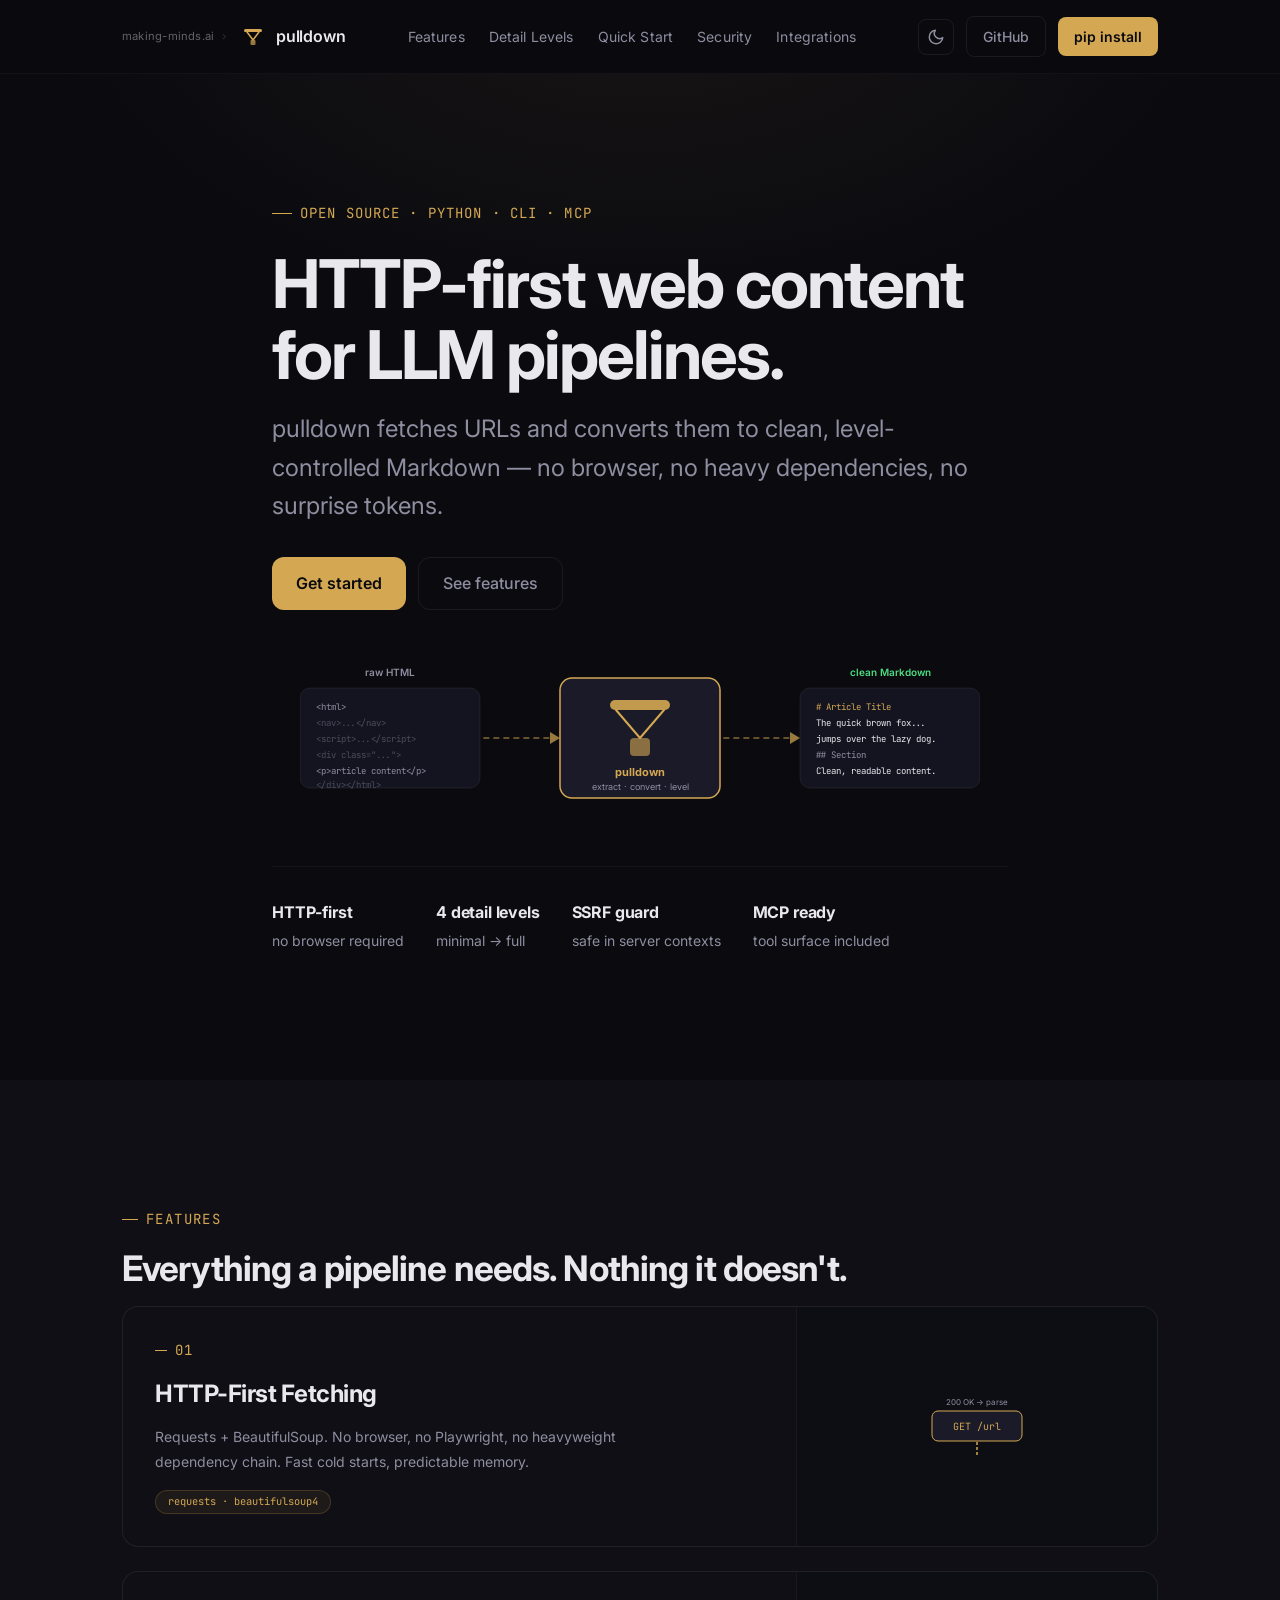
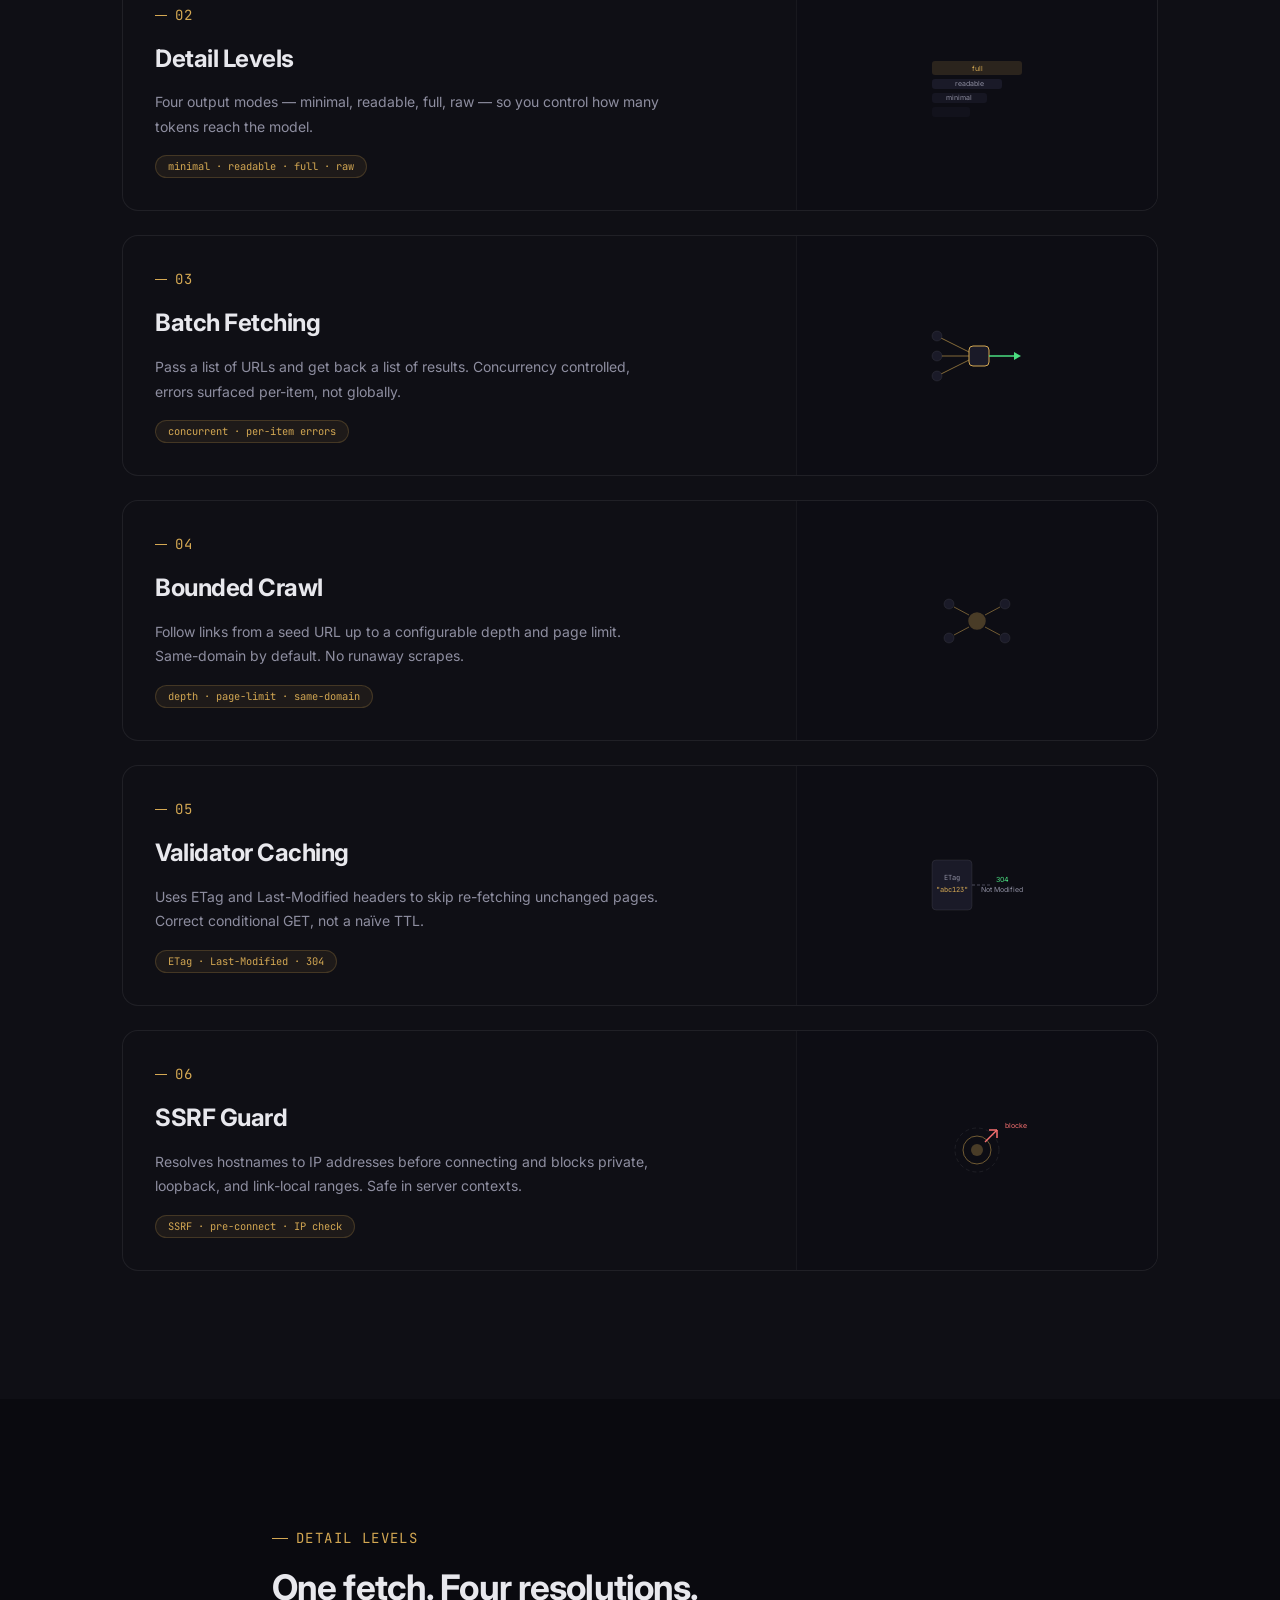
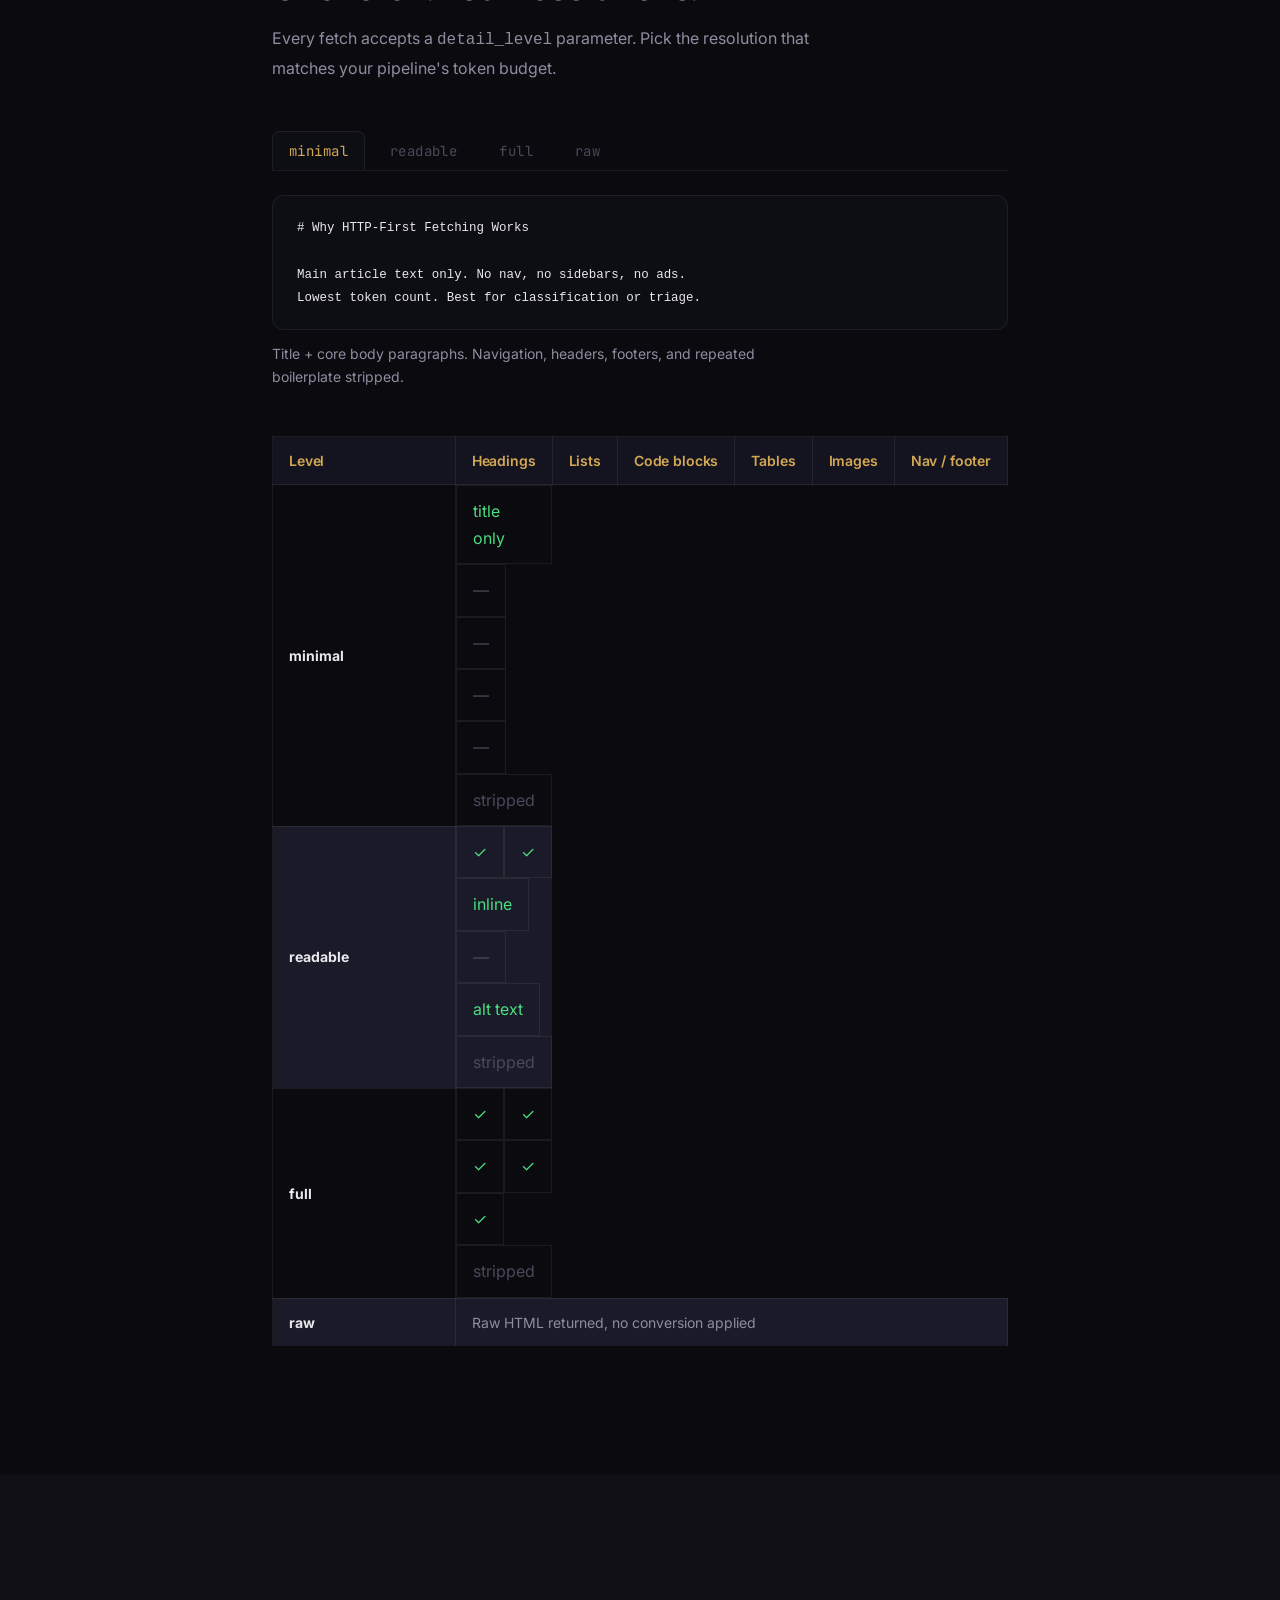
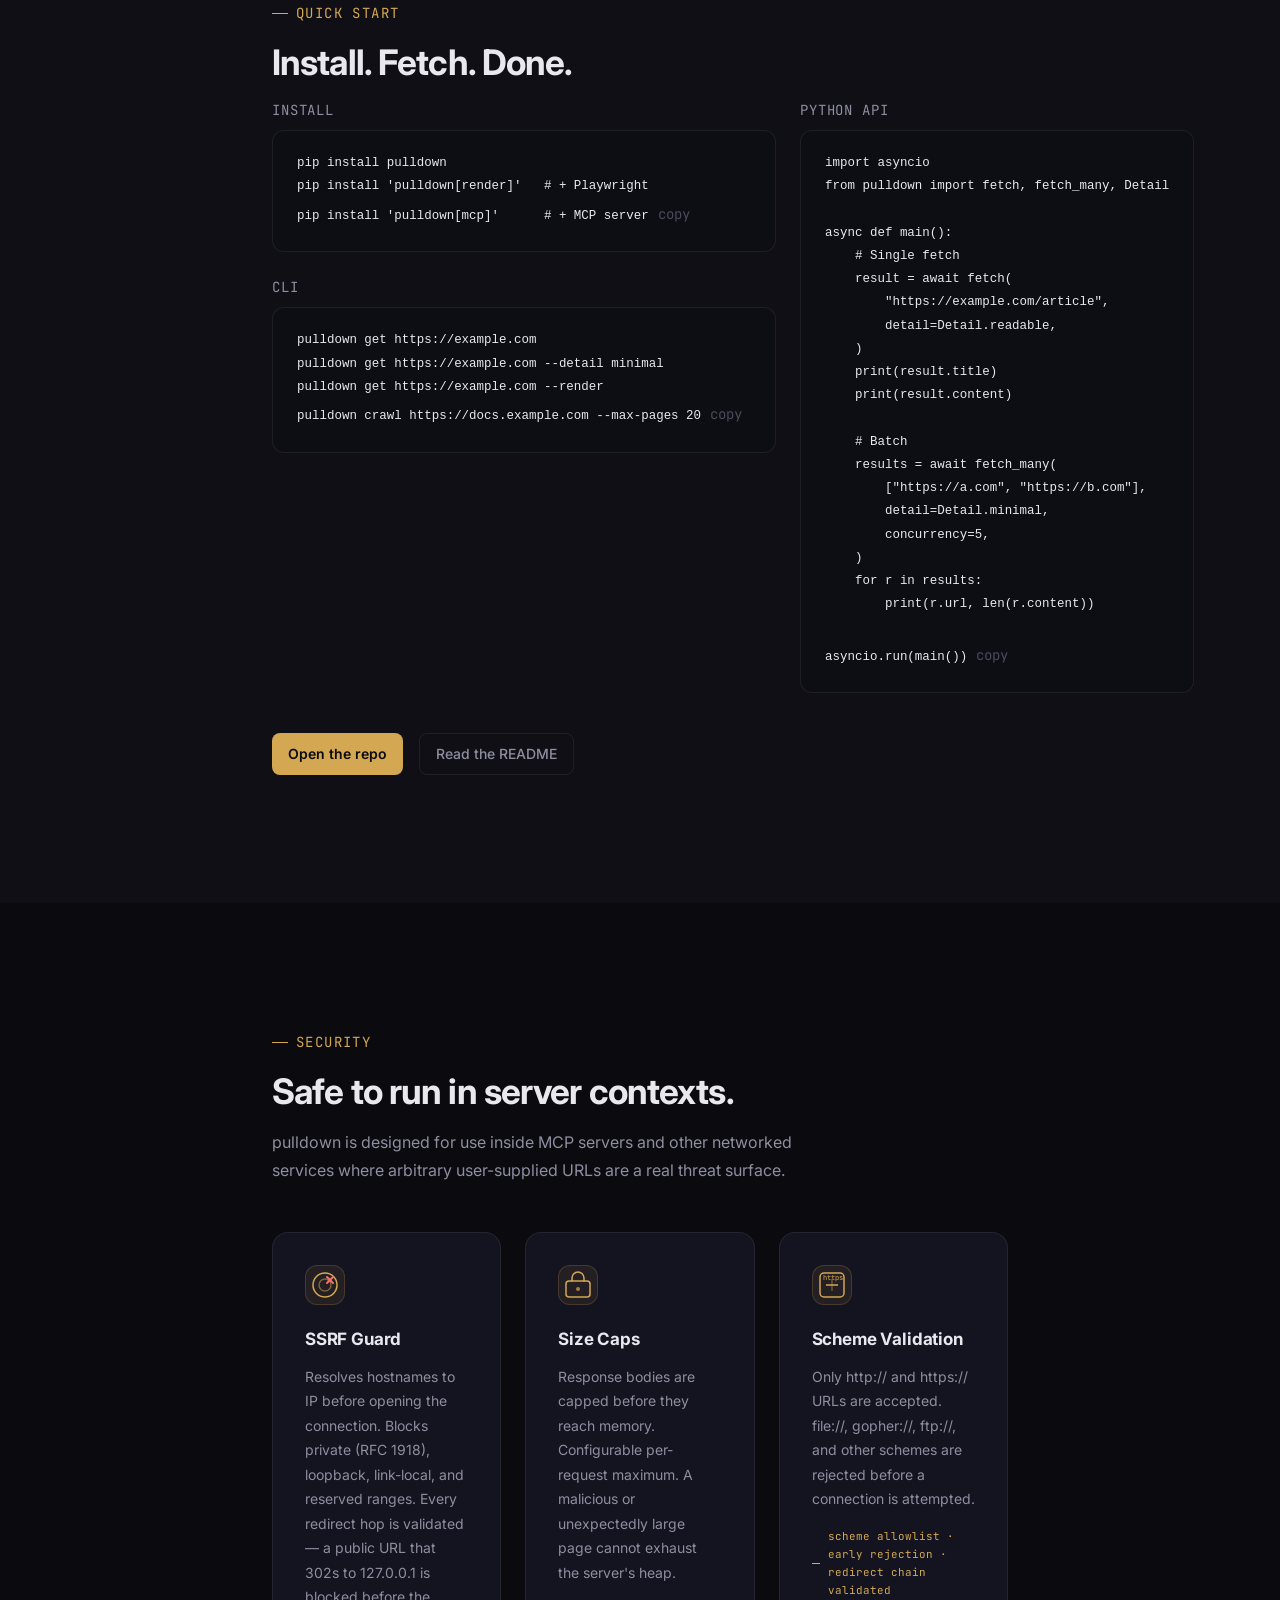
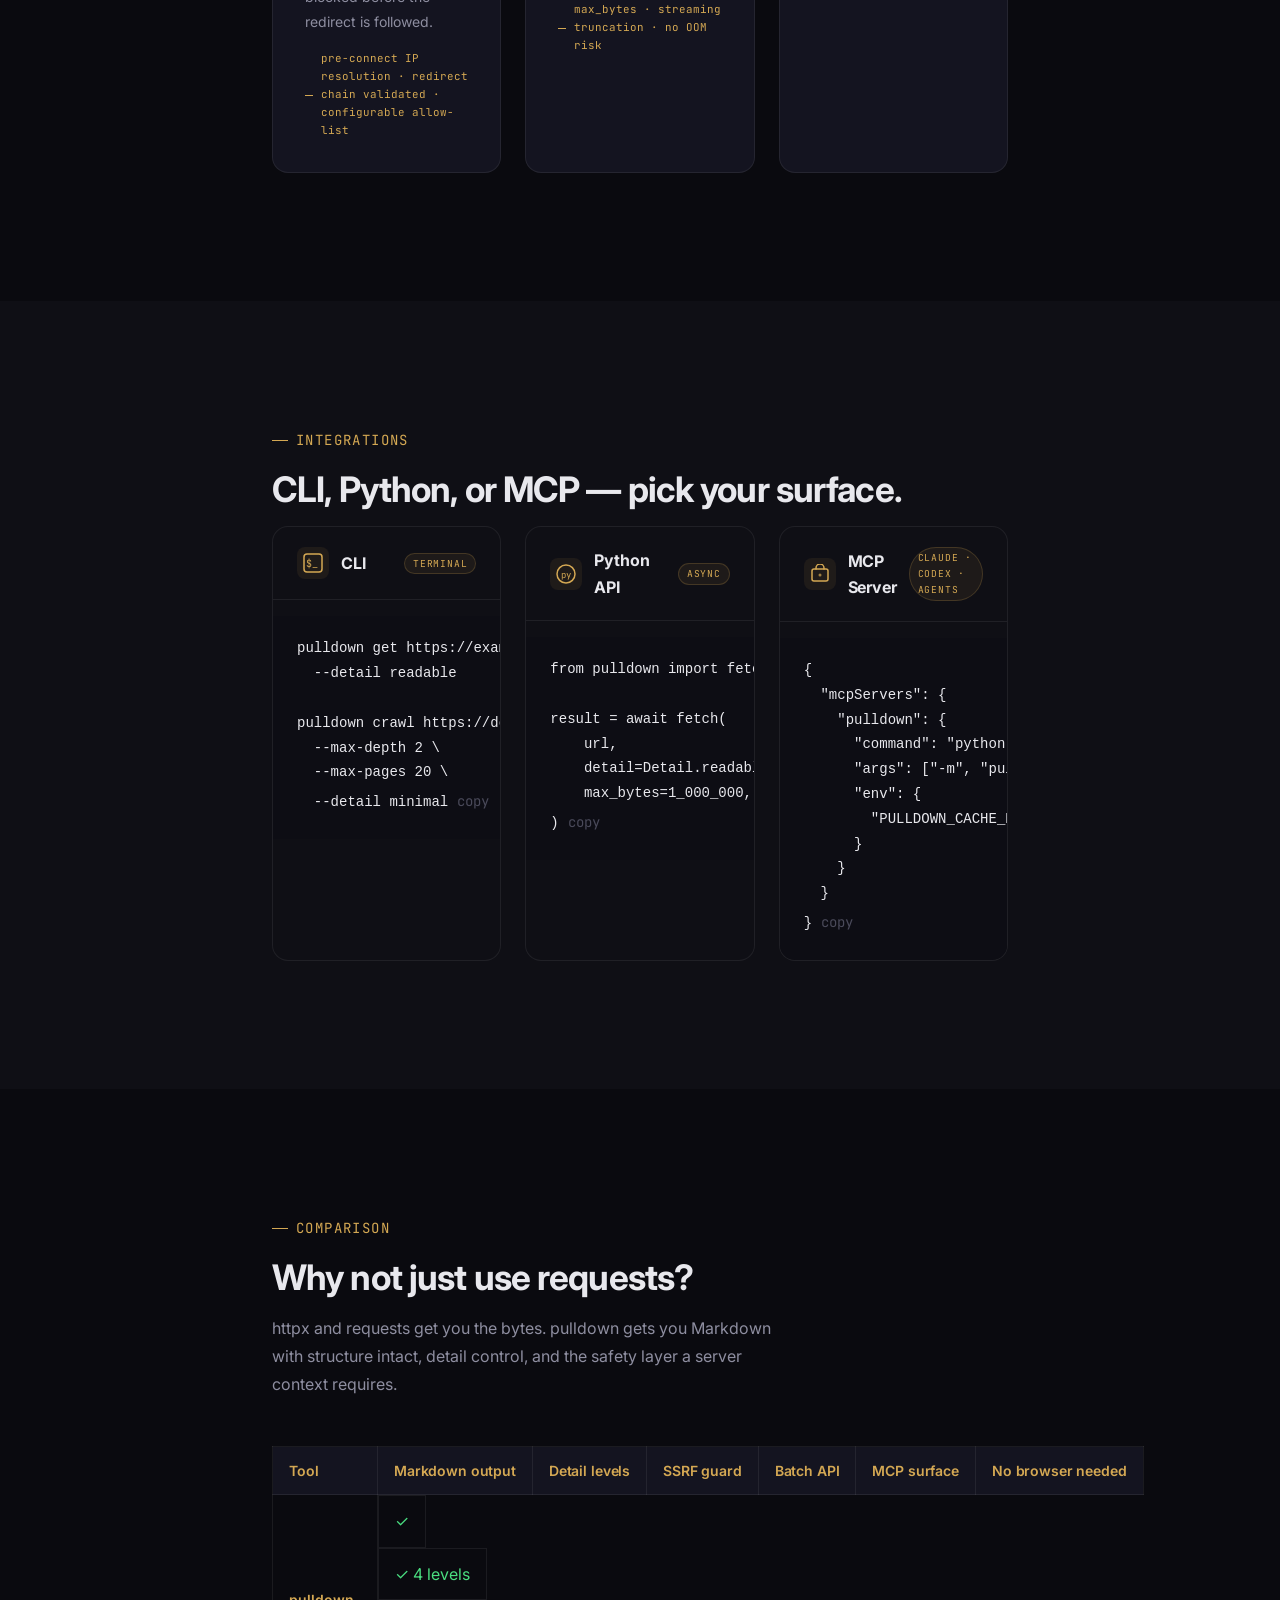
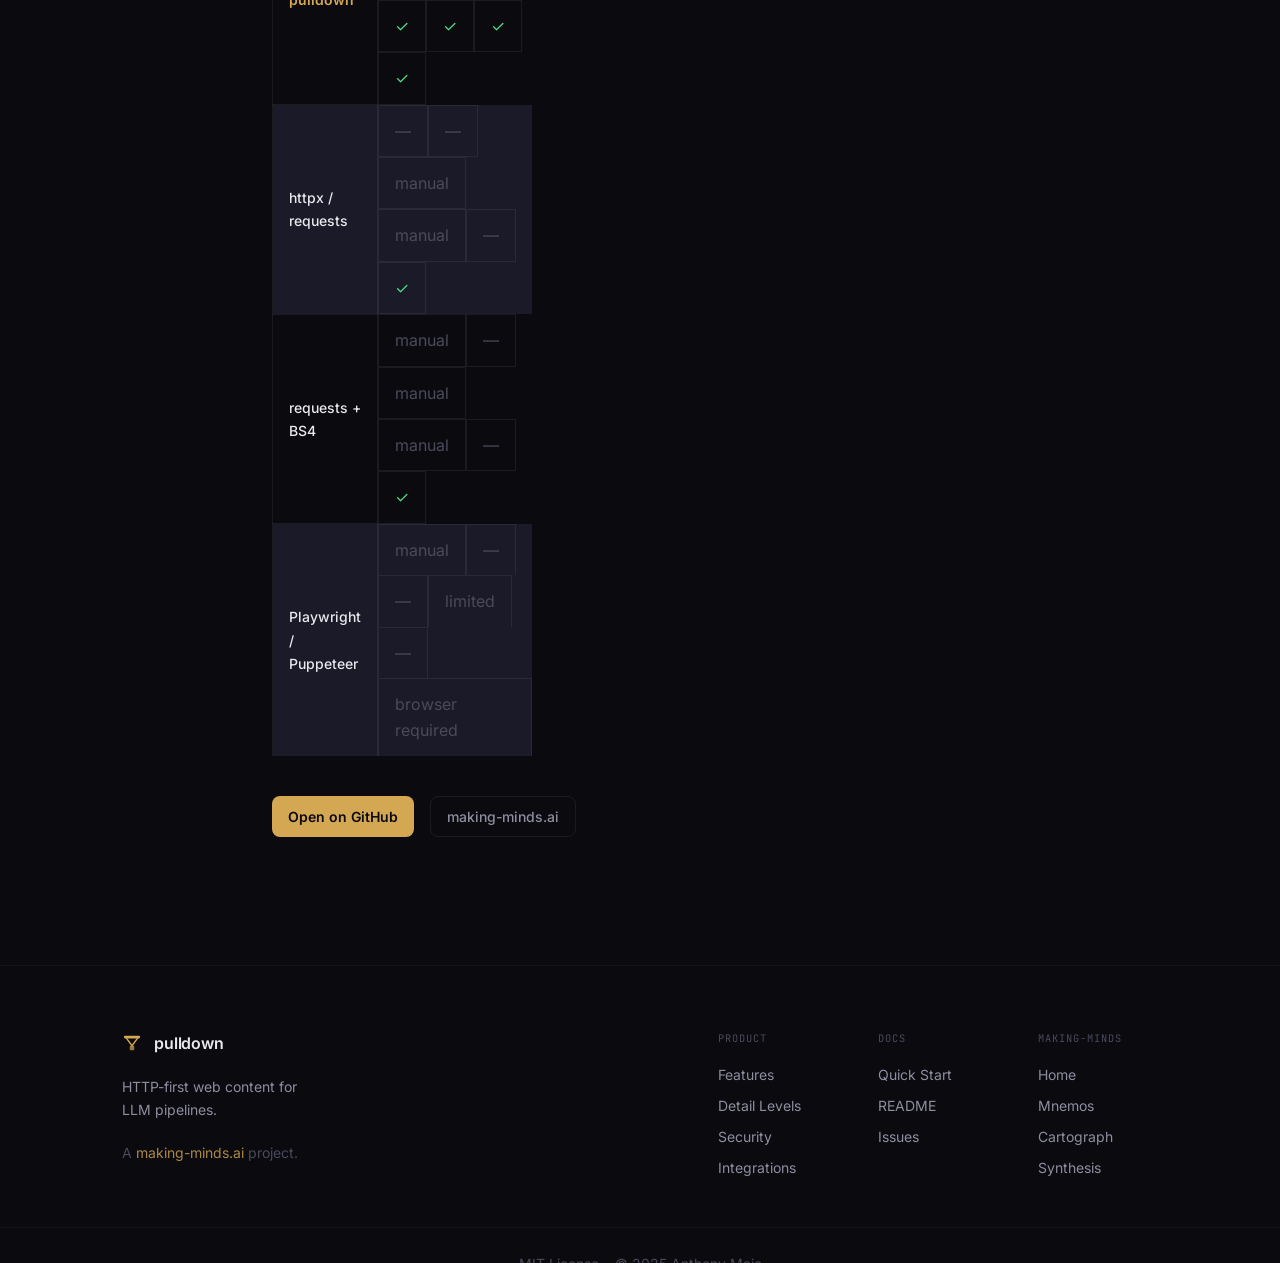
<file: docs/index.html>
<!DOCTYPE html>
<html lang="en" data-theme="dark">
<head>
  <meta charset="UTF-8">
  <meta name="viewport" content="width=device-width, initial-scale=1.0">
  <title>pulldown — HTTP-first web content for LLM pipelines</title>
  <meta name="description" content="pulldown fetches URLs and converts them to clean, level-controlled Markdown — built for LLM pipelines, MCP servers, and CLI workflows.">
  <meta property="og:title" content="pulldown — HTTP-first web content for LLM pipelines">
  <meta property="og:description" content="Fetch URLs. Get clean Markdown. Control detail levels. Built for LLM pipelines and MCP servers.">
  <meta property="og:type" content="website">
  <meta name="theme-color" content="#d4a853">
  <link rel="icon" type="image/svg+xml" href="favicon.svg">
  <link rel="preconnect" href="https://fonts.googleapis.com">
  <link rel="preconnect" href="https://fonts.gstatic.com" crossorigin>
  <link href="https://fonts.googleapis.com/css2?family=Inter:wght@400;500;600;700&family=JetBrains+Mono:wght@400;500&display=swap" rel="stylesheet">
  <link rel="stylesheet" href="style.css">
  <style>
    /* Theme icon visibility */
    [data-theme="dark"]  .icon-sun  { display: none; }
    [data-theme="dark"]  .icon-moon { display: block; }
    [data-theme="light"] .icon-sun  { display: block; }
    [data-theme="light"] .icon-moon { display: none; }

    /* Hero pipeline SVG */
    .hero-pipeline {
      width: 100%;
      max-width: 680px;
      height: 160px;
      margin-inline: auto;
    }
    @media (max-width: 600px) { .hero-pipeline { height: 120px; } }

    /* Comparison table */
    .compare-table {
      width: 100%;
      border-collapse: collapse;
      font-size: var(--text-xs);
      margin-top: var(--space-8);
    }
    .compare-table th,
    .compare-table td {
      padding: var(--space-3) var(--space-4);
      border: 1px solid var(--color-border);
      text-align: left;
    }
    .compare-table thead th {
      background: var(--color-surface-2);
      font-weight: 600;
      color: var(--color-accent);
    }
    .compare-table tbody tr:nth-child(even) { background: var(--color-surface-offset); }
    .compare-table .check { color: var(--color-success); }
    .compare-table .cross { color: var(--color-text-faint); }
    .compare-table .highlight td:first-child { color: var(--color-accent); font-weight: 600; }

    /* Detail level panel code */
    .detail-panel pre { margin: 0; }

    /* Mobile nav */
    .nav-links { display: flex; }
    .mobile-toggle { display: none; }
    @media (max-width: 820px) {
      .nav-links {
        display: none;
        position: absolute;
        top: 100%;
        left: 0;
        right: 0;
        flex-direction: column;
        background: var(--color-surface);
        border-bottom: 1px solid var(--color-border);
        padding: var(--space-4);
        gap: var(--space-2);
        z-index: 99;
      }
      .nav-links.open { display: flex; }
      .mobile-toggle { display: block; }
    }
  </style>
</head>
<body>
  <a href="#main" class="skip-link">Skip to main content</a>

  <nav class="nav" id="site-nav" aria-label="Main navigation">
    <div class="container--wide nav-inner" style="position:relative;">
      <div style="display:flex;align-items:center;gap:0.25rem;">
        <a href="https://making-minds.ai" class="nav-parent">making-minds.ai <span class="nav-parent-sep">›</span></a>
        <a href="#" class="nav-logo" aria-label="pulldown home">
          <!-- Funnel mark -->
          <svg width="22" height="22" viewBox="0 0 22 22" fill="none" aria-hidden="true">
            <rect x="2" y="3" width="18" height="3" rx="1.5" fill="var(--color-accent)"/>
            <path d="M5 6 L11 14 L17 6" fill="none" stroke="var(--color-accent)" stroke-width="1.5" stroke-linecap="round" stroke-linejoin="round"/>
            <rect x="8.5" y="14" width="5" height="5" rx="1" fill="var(--color-accent)" opacity="0.7"/>
          </svg>
          <span>pulldown</span>
        </a>
      </div>

      <div class="nav-links" id="nav-links">
        <a href="#features">Features</a>
        <a href="#detail-levels">Detail Levels</a>
        <a href="#quickstart">Quick Start</a>
        <a href="#security">Security</a>
        <a href="#integrations">Integrations</a>
      </div>

      <div style="display:flex;align-items:center;gap:var(--space-3);">
        <button class="theme-toggle" type="button" data-theme-toggle aria-label="Toggle colour theme">
          <!-- Moon icon (shown in dark mode) -->
          <svg class="icon-moon" width="18" height="18" viewBox="0 0 24 24" fill="none" stroke="currentColor" stroke-width="2" stroke-linecap="round" stroke-linejoin="round" aria-hidden="true">
            <path d="M21 12.79A9 9 0 1 1 11.21 3 7 7 0 0 0 21 12.79z"/>
          </svg>
          <!-- Sun icon (shown in light mode) -->
          <svg class="icon-sun" width="18" height="18" viewBox="0 0 24 24" fill="none" stroke="currentColor" stroke-width="2" stroke-linecap="round" stroke-linejoin="round" aria-hidden="true">
            <circle cx="12" cy="12" r="5"/>
            <line x1="12" y1="1" x2="12" y2="3"/>
            <line x1="12" y1="21" x2="12" y2="23"/>
            <line x1="4.22" y1="4.22" x2="5.64" y2="5.64"/>
            <line x1="18.36" y1="18.36" x2="19.78" y2="19.78"/>
            <line x1="1" y1="12" x2="3" y2="12"/>
            <line x1="21" y1="12" x2="23" y2="12"/>
            <line x1="4.22" y1="19.78" x2="5.64" y2="18.36"/>
            <line x1="18.36" y1="5.64" x2="19.78" y2="4.22"/>
          </svg>
        </button>
        <a class="btn btn-ghost" href="https://github.com/anthony-maio/pulldown" target="_blank" rel="noopener noreferrer">GitHub</a>
        <a class="btn btn-primary" href="#quickstart">pip install</a>
        <button class="mobile-toggle" type="button" aria-label="Toggle navigation" aria-controls="nav-links" aria-expanded="false">☰</button>
      </div>
    </div>
  </nav>

  <main id="main">

    <!-- ═══════════════════════════════════════════════
         HERO
    ═══════════════════════════════════════════════ -->
    <section class="hero">
      <div class="container">
        <div class="hero-eyebrow reveal">Open Source · Python · CLI · MCP</div>
        <h1 class="hero-headline reveal">HTTP-first web content<br>for LLM pipelines.</h1>
        <p class="hero-lead reveal">
          pulldown fetches URLs and converts them to clean, level-controlled Markdown —
          no browser, no heavy dependencies, no surprise tokens.
        </p>

        <div class="hero-actions reveal">
          <a class="btn btn-primary" href="#quickstart">Get started</a>
          <a class="btn btn-ghost" href="#features">See features</a>
        </div>

        <!-- Pipeline animation -->
        <div class="reveal" style="margin-top: var(--space-12);">
          <svg class="hero-pipeline" viewBox="0 0 680 160" fill="none" xmlns="http://www.w3.org/2000/svg" role="img" aria-label="pulldown pipeline: URL input flows to pulldown processor which outputs clean Markdown">

            <!-- Left zone: raw HTML -->
            <rect x="0" y="30" width="180" height="100" rx="10" fill="var(--color-surface-2)" stroke="var(--color-border)" stroke-width="1"/>
            <text x="16" y="52" font-family="JetBrains Mono,monospace" font-size="9" fill="var(--color-text-muted)">&lt;html&gt;</text>
            <text x="16" y="68" font-family="JetBrains Mono,monospace" font-size="9" fill="var(--color-text-faint)">&lt;nav&gt;...&lt;/nav&gt;</text>
            <text x="16" y="84" font-family="JetBrains Mono,monospace" font-size="9" fill="var(--color-text-faint)">&lt;script&gt;...&lt;/script&gt;</text>
            <text x="16" y="100" font-family="JetBrains Mono,monospace" font-size="9" fill="var(--color-text-faint)">&lt;div class="..."&gt;</text>
            <text x="16" y="116" font-family="JetBrains Mono,monospace" font-size="9" fill="var(--color-text-muted)">  &lt;p&gt;article content&lt;/p&gt;</text>
            <text x="16" y="130" font-family="JetBrains Mono,monospace" font-size="9" fill="var(--color-text-faint)">&lt;/div&gt;&lt;/html&gt;</text>
            <text x="90" y="18" font-family="Inter,sans-serif" font-size="10" font-weight="600" fill="var(--color-text-muted)" text-anchor="middle">raw HTML</text>

            <!-- Animated flow line left→center -->
            <line x1="180" y1="80" x2="250" y2="80" stroke="var(--color-accent)" stroke-width="1.5" stroke-dasharray="6 4" opacity="0.6">
              <animate attributeName="stroke-dashoffset" from="0" to="-20" dur="1.2s" repeatCount="indefinite"/>
            </line>
            <polygon points="250,74 260,80 250,86" fill="var(--color-accent)" opacity="0.7"/>

            <!-- Center: pulldown processor -->
            <rect x="260" y="20" width="160" height="120" rx="12" fill="var(--color-surface-offset)" stroke="var(--color-accent)" stroke-width="1.5"/>
            <!-- Funnel icon -->
            <rect x="310" y="42" width="60" height="10" rx="5" fill="var(--color-accent)" opacity="0.9"/>
            <path d="M316 52 L340 80 L364 52" fill="none" stroke="var(--color-accent)" stroke-width="2" stroke-linecap="round" stroke-linejoin="round"/>
            <rect x="330" y="80" width="20" height="18" rx="4" fill="var(--color-accent)" opacity="0.6"/>
            <text x="340" y="118" font-family="Inter,sans-serif" font-size="11" font-weight="700" fill="var(--color-accent)" text-anchor="middle">pulldown</text>
            <text x="340" y="132" font-family="Inter,sans-serif" font-size="9" fill="var(--color-text-muted)" text-anchor="middle">extract · convert · level</text>

            <!-- Animated flow line center→right -->
            <line x1="420" y1="80" x2="490" y2="80" stroke="var(--color-accent)" stroke-width="1.5" stroke-dasharray="6 4" opacity="0.6">
              <animate attributeName="stroke-dashoffset" from="0" to="-20" dur="1.2s" repeatCount="indefinite"/>
            </line>
            <polygon points="490,74 500,80 490,86" fill="var(--color-accent)" opacity="0.7"/>

            <!-- Right zone: clean Markdown -->
            <rect x="500" y="30" width="180" height="100" rx="10" fill="var(--color-surface-2)" stroke="var(--color-border)" stroke-width="1"/>
            <text x="516" y="52" font-family="JetBrains Mono,monospace" font-size="9" fill="var(--color-accent)"># Article Title</text>
            <text x="516" y="68" font-family="JetBrains Mono,monospace" font-size="9" fill="var(--color-text)">The quick brown fox...</text>
            <text x="516" y="84" font-family="JetBrains Mono,monospace" font-size="9" fill="var(--color-text)">jumps over the lazy dog.</text>
            <text x="516" y="100" font-family="JetBrains Mono,monospace" font-size="9" fill="var(--color-text-muted)">## Section</text>
            <text x="516" y="116" font-family="JetBrains Mono,monospace" font-size="9" fill="var(--color-text)">Clean, readable content.</text>
            <text x="590" y="18" font-family="Inter,sans-serif" font-size="10" font-weight="600" fill="var(--color-success)" text-anchor="middle">clean Markdown</text>
          </svg>
        </div>

        <!-- Quick stat strip -->
        <div class="hero-stats reveal">
          <div class="hero-stat">
            <strong>HTTP-first</strong>
            <span>no browser required</span>
          </div>
          <div class="hero-stat">
            <strong>4 detail levels</strong>
            <span>minimal → full</span>
          </div>
          <div class="hero-stat">
            <strong>SSRF guard</strong>
            <span>safe in server contexts</span>
          </div>
          <div class="hero-stat">
            <strong>MCP ready</strong>
            <span>tool surface included</span>
          </div>
        </div>
      </div>
    </section>

    <!-- ═══════════════════════════════════════════════
         FEATURES
    ═══════════════════════════════════════════════ -->
    <section id="features" style="background:var(--color-surface);">
      <div class="container--wide">
        <div class="section-label reveal">Features</div>
        <h2 class="section-headline reveal">Everything a pipeline needs. Nothing it doesn't.</h2>

        <div class="feature-grid">

          <article class="feature-card reveal">
            <div class="feature-card-body">
              <div class="feature-number">01</div>
              <div class="feature-name">HTTP-First Fetching</div>
              <p class="feature-desc">Requests + BeautifulSoup. No browser, no Playwright, no heavyweight dependency chain. Fast cold starts, predictable memory.</p>
              <div class="feature-tag">requests · beautifulsoup4</div>
            </div>
            <div class="feature-visual" aria-hidden="true">
              <svg width="100" height="70" viewBox="0 0 100 70" fill="none">
                <rect x="5" y="20" width="90" height="30" rx="6" fill="var(--color-surface-offset)" stroke="var(--color-accent)" stroke-width="1"/>
                <text x="50" y="39" font-family="JetBrains Mono,monospace" font-size="10" fill="var(--color-accent)" text-anchor="middle">GET /url</text>
                <line x1="50" y1="50" x2="50" y2="65" stroke="var(--color-accent)" stroke-width="1.5" stroke-dasharray="3 2">
                  <animate attributeName="stroke-dashoffset" from="0" to="-10" dur="1s" repeatCount="indefinite"/>
                </line>
                <text x="50" y="14" font-family="Inter,sans-serif" font-size="8" fill="var(--color-text-muted)" text-anchor="middle">200 OK → parse</text>
              </svg>
            </div>
          </article>

          <article class="feature-card reveal">
            <div class="feature-card-body">
              <div class="feature-number">02</div>
              <div class="feature-name">Detail Levels</div>
              <p class="feature-desc">Four output modes — minimal, readable, full, raw — so you control how many tokens reach the model.</p>
              <div class="feature-tag">minimal · readable · full · raw</div>
            </div>
            <div class="feature-visual" aria-hidden="true">
              <svg width="100" height="70" viewBox="0 0 100 70" fill="none">
                <rect x="5" y="5" width="90" height="14" rx="3" fill="var(--color-accent)" opacity="0.15"/>
                <rect x="5" y="23" width="70" height="10" rx="3" fill="var(--color-surface-offset)"/>
                <rect x="5" y="37" width="55" height="10" rx="3" fill="var(--color-surface-offset)" opacity="0.7"/>
                <rect x="5" y="51" width="38" height="10" rx="3" fill="var(--color-surface-offset)" opacity="0.4"/>
                <text x="50" y="15" font-family="Inter,sans-serif" font-size="7" fill="var(--color-accent)" text-anchor="middle">full</text>
                <text x="42" y="30" font-family="Inter,sans-serif" font-size="7" fill="var(--color-text-muted)" text-anchor="middle">readable</text>
                <text x="32" y="44" font-family="Inter,sans-serif" font-size="7" fill="var(--color-text-muted)" text-anchor="middle">minimal</text>
              </svg>
            </div>
          </article>

          <article class="feature-card reveal">
            <div class="feature-card-body">
              <div class="feature-number">03</div>
              <div class="feature-name">Batch Fetching</div>
              <p class="feature-desc">Pass a list of URLs and get back a list of results. Concurrency controlled, errors surfaced per-item, not globally.</p>
              <div class="feature-tag">concurrent · per-item errors</div>
            </div>
            <div class="feature-visual" aria-hidden="true">
              <svg width="100" height="70" viewBox="0 0 100 70" fill="none">
                <line x1="10" y1="15" x2="50" y2="35" stroke="var(--color-accent)" stroke-width="1" opacity="0.6"/>
                <line x1="10" y1="35" x2="50" y2="35" stroke="var(--color-accent)" stroke-width="1" opacity="0.6"/>
                <line x1="10" y1="55" x2="50" y2="35" stroke="var(--color-accent)" stroke-width="1" opacity="0.6"/>
                <circle cx="10" cy="15" r="5" fill="var(--color-surface-offset)" stroke="var(--color-border)"/>
                <circle cx="10" cy="35" r="5" fill="var(--color-surface-offset)" stroke="var(--color-border)"/>
                <circle cx="10" cy="55" r="5" fill="var(--color-surface-offset)" stroke="var(--color-border)"/>
                <rect x="42" y="25" width="20" height="20" rx="4" fill="var(--color-surface-offset)" stroke="var(--color-accent)" stroke-width="1"/>
                <line x1="62" y1="35" x2="90" y2="35" stroke="var(--color-success)" stroke-width="1.5"/>
                <polygon points="87,31 94,35 87,39" fill="var(--color-success)"/>
              </svg>
            </div>
          </article>

          <article class="feature-card reveal">
            <div class="feature-card-body">
              <div class="feature-number">04</div>
              <div class="feature-name">Bounded Crawl</div>
              <p class="feature-desc">Follow links from a seed URL up to a configurable depth and page limit. Same-domain by default. No runaway scrapes.</p>
              <div class="feature-tag">depth · page-limit · same-domain</div>
            </div>
            <div class="feature-visual" aria-hidden="true">
              <svg width="100" height="70" viewBox="0 0 100 70" fill="none">
                <circle cx="50" cy="35" r="8" fill="var(--color-accent)" opacity="0.3" stroke="var(--color-accent)" stroke-width="1.5"/>
                <circle cx="22" cy="18" r="5" fill="var(--color-surface-offset)" stroke="var(--color-border)"/>
                <circle cx="78" cy="18" r="5" fill="var(--color-surface-offset)" stroke="var(--color-border)"/>
                <circle cx="22" cy="52" r="5" fill="var(--color-surface-offset)" stroke="var(--color-border)"/>
                <circle cx="78" cy="52" r="5" fill="var(--color-surface-offset)" stroke="var(--color-border)"/>
                <line x1="42" y1="29" x2="27" y2="21" stroke="var(--color-accent)" stroke-width="1" opacity="0.5"/>
                <line x1="58" y1="29" x2="73" y2="21" stroke="var(--color-accent)" stroke-width="1" opacity="0.5"/>
                <line x1="42" y1="41" x2="27" y2="49" stroke="var(--color-accent)" stroke-width="1" opacity="0.5"/>
                <line x1="58" y1="41" x2="73" y2="49" stroke="var(--color-accent)" stroke-width="1" opacity="0.5"/>
              </svg>
            </div>
          </article>

          <article class="feature-card reveal">
            <div class="feature-card-body">
              <div class="feature-number">05</div>
              <div class="feature-name">Validator Caching</div>
              <p class="feature-desc">Uses ETag and Last-Modified headers to skip re-fetching unchanged pages. Correct conditional GET, not a naïve TTL.</p>
              <div class="feature-tag">ETag · Last-Modified · 304</div>
            </div>
            <div class="feature-visual" aria-hidden="true">
              <svg width="100" height="70" viewBox="0 0 100 70" fill="none">
                <rect x="5" y="10" width="40" height="50" rx="4" fill="var(--color-surface-offset)" stroke="var(--color-border)"/>
                <text x="25" y="30" font-family="JetBrains Mono,monospace" font-size="7" fill="var(--color-text-muted)" text-anchor="middle">ETag</text>
                <text x="25" y="42" font-family="JetBrains Mono,monospace" font-size="7" fill="var(--color-accent)" text-anchor="middle">"abc123"</text>
                <line x1="45" y1="35" x2="65" y2="35" stroke="var(--color-text-faint)" stroke-width="1" stroke-dasharray="3 2"/>
                <text x="75" y="32" font-family="Inter,sans-serif" font-size="7" fill="var(--color-success)" text-anchor="middle">304</text>
                <text x="75" y="42" font-family="Inter,sans-serif" font-size="7" fill="var(--color-text-muted)" text-anchor="middle">Not Modified</text>
              </svg>
            </div>
          </article>

          <article class="feature-card reveal">
            <div class="feature-card-body">
              <div class="feature-number">06</div>
              <div class="feature-name">SSRF Guard</div>
              <p class="feature-desc">Resolves hostnames to IP addresses before connecting and blocks private, loopback, and link-local ranges. Safe in server contexts.</p>
              <div class="feature-tag">SSRF · pre-connect · IP check</div>
            </div>
            <div class="feature-visual" aria-hidden="true">
              <svg width="100" height="70" viewBox="0 0 100 70" fill="none">
                <circle cx="50" cy="35" r="22" fill="none" stroke="var(--color-border)" stroke-width="1" stroke-dasharray="4 3"/>
                <circle cx="50" cy="35" r="14" fill="none" stroke="var(--color-accent)" stroke-width="1" opacity="0.5"/>
                <circle cx="50" cy="35" r="6" fill="var(--color-accent)" opacity="0.3"/>
                <!-- Block arrow from top-right -->
                <line x1="70" y1="15" x2="58" y2="27" stroke="var(--color-error)" stroke-width="1.5"/>
                <line x1="62" y1="15" x2="70" y2="15" stroke="var(--color-error)" stroke-width="1.5"/>
                <line x1="70" y1="15" x2="70" y2="23" stroke="var(--color-error)" stroke-width="1.5"/>
                <text x="78" y="13" font-family="Inter,sans-serif" font-size="7" fill="var(--color-error)">blocked</text>
              </svg>
            </div>
          </article>

        </div>
      </div>
    </section>

    <!-- ═══════════════════════════════════════════════
         DETAIL LEVELS
    ═══════════════════════════════════════════════ -->
    <section id="detail-levels">
      <div class="container">
        <div class="section-label reveal">Detail Levels</div>
        <h2 class="section-headline reveal">One fetch. Four resolutions.</h2>
        <p class="section-intro reveal">
          Every fetch accepts a <code>detail_level</code> parameter. Pick the resolution that matches your pipeline's token budget.
        </p>

        <div class="detail-tabs reveal" role="tablist" aria-label="Detail level examples">
          <button class="detail-tab active" role="tab" aria-selected="true" aria-controls="panel-minimal" id="tab-minimal">minimal</button>
          <button class="detail-tab" role="tab" aria-selected="false" aria-controls="panel-readable" id="tab-readable">readable</button>
          <button class="detail-tab" role="tab" aria-selected="false" aria-controls="panel-full" id="tab-full">full</button>
          <button class="detail-tab" role="tab" aria-selected="false" aria-controls="panel-raw" id="tab-raw">raw</button>
        </div>

        <div class="detail-panel active" id="panel-minimal" role="tabpanel" aria-labelledby="tab-minimal">
          <pre><code># Why HTTP-First Fetching Works

Main article text only. No nav, no sidebars, no ads.
Lowest token count. Best for classification or triage.</code></pre>
          <p style="margin-top:var(--space-3);font-size:var(--text-xs);color:var(--color-text-muted);">Title + core body paragraphs. Navigation, headers, footers, and repeated boilerplate stripped.</p>
        </div>

        <div class="detail-panel" id="panel-readable" role="tabpanel" aria-labelledby="tab-readable">
          <pre><code># Why HTTP-First Fetching Works

**Published:** 2025-11-04 · **Author:** Anthony Maio

Main article text with structure preserved. Section headings, lists,
and inline code blocks included. Images referenced as alt text.

## Section Heading

Content continues here with headings and lists intact.</code></pre>
          <p style="margin-top:var(--space-3);font-size:var(--text-xs);color:var(--color-text-muted);">Title, metadata, body paragraphs, headings, lists, inline code. Images become alt-text references.</p>
        </div>

        <div class="detail-panel" id="panel-full" role="tabpanel" aria-labelledby="tab-full">
          <pre><code># Why HTTP-First Fetching Works

**Published:** 2025-11-04 · **Author:** Anthony Maio · **Tags:** python, llm

Main article text. All structure preserved including code blocks,
tables, blockquotes, and footnotes.

```python
result = await client.fetch("https://example.com")
```

| Column A | Column B |
|----------|----------|
| value    | value    |

> Blockquote text preserved verbatim.</code></pre>
          <p style="margin-top:var(--space-3);font-size:var(--text-xs);color:var(--color-text-muted);">Full content including code blocks, tables, blockquotes, footnotes. No boilerplate stripped. Highest fidelity.</p>
        </div>

        <div class="detail-panel" id="panel-raw" role="tabpanel" aria-labelledby="tab-raw">
          <pre><code>&lt;!DOCTYPE html&gt;
&lt;html lang="en"&gt;
  &lt;head&gt;
    &lt;title&gt;Why HTTP-First Fetching Works&lt;/title&gt;
    &lt;meta name="description" content="..."&gt;
  &lt;/head&gt;
  &lt;body&gt;
    &lt;article&gt;...&lt;/article&gt;
  &lt;/body&gt;
&lt;/html&gt;</code></pre>
          <p style="margin-top:var(--space-3);font-size:var(--text-xs);color:var(--color-text-muted);">Raw HTML returned as-is. No conversion. For pipelines that need to do their own extraction or diffing.</p>
        </div>

        <div style="margin-top:var(--space-12);" class="reveal">
          <table class="compare-table" aria-label="Detail level comparison">
            <thead>
              <tr>
                <th>Level</th>
                <th>Headings</th>
                <th>Lists</th>
                <th>Code blocks</th>
                <th>Tables</th>
                <th>Images</th>
                <th>Nav / footer</th>
              </tr>
            </thead>
            <tbody>
              <tr>
                <td><strong>minimal</strong></td>
                <td class="check">title only</td>
                <td class="cross">—</td>
                <td class="cross">—</td>
                <td class="cross">—</td>
                <td class="cross">—</td>
                <td class="cross">stripped</td>
              </tr>
              <tr>
                <td><strong>readable</strong></td>
                <td class="check">✓</td>
                <td class="check">✓</td>
                <td class="check">inline</td>
                <td class="cross">—</td>
                <td class="check">alt text</td>
                <td class="cross">stripped</td>
              </tr>
              <tr>
                <td><strong>full</strong></td>
                <td class="check">✓</td>
                <td class="check">✓</td>
                <td class="check">✓</td>
                <td class="check">✓</td>
                <td class="check">✓</td>
                <td class="cross">stripped</td>
              </tr>
              <tr>
                <td><strong>raw</strong></td>
                <td colspan="6" style="color:var(--color-text-muted);">Raw HTML returned, no conversion applied</td>
              </tr>
            </tbody>
          </table>
        </div>
      </div>
    </section>

    <!-- ═══════════════════════════════════════════════
         QUICK START
    ═══════════════════════════════════════════════ -->
    <section id="quickstart" style="background:var(--color-surface);">
      <div class="container">
        <div class="section-label reveal">Quick Start</div>
        <h2 class="section-headline reveal">Install. Fetch. Done.</h2>

        <div class="quickstart-grid">
          <div class="quickstart-col reveal">
            <div class="code-label">Install</div>
            <pre class="code-block"><code>pip install pulldown
pip install 'pulldown[render]'   # + Playwright
pip install 'pulldown[mcp]'      # + MCP server</code></pre>

            <div class="code-label" style="margin-top:var(--space-6);">CLI</div>
            <pre class="code-block"><code>pulldown get https://example.com
pulldown get https://example.com --detail minimal
pulldown get https://example.com --render
pulldown crawl https://docs.example.com --max-pages 20</code></pre>
          </div>

          <div class="quickstart-col reveal">
            <div class="code-label">Python API</div>
            <pre class="code-block"><code>import asyncio
from pulldown import fetch, fetch_many, Detail

async def main():
    # Single fetch
    result = await fetch(
        "https://example.com/article",
        detail=Detail.readable,
    )
    print(result.title)
    print(result.content)

    # Batch
    results = await fetch_many(
        ["https://a.com", "https://b.com"],
        detail=Detail.minimal,
        concurrency=5,
    )
    for r in results:
        print(r.url, len(r.content))

asyncio.run(main())</code></pre>
          </div>
        </div>

        <div class="cta-row reveal">
          <a class="btn btn-primary" href="https://github.com/anthony-maio/pulldown" target="_blank" rel="noopener noreferrer">Open the repo</a>
          <a class="btn btn-ghost" href="https://github.com/anthony-maio/pulldown#readme" target="_blank" rel="noopener noreferrer">Read the README</a>
        </div>
      </div>
    </section>

    <!-- ═══════════════════════════════════════════════
         SECURITY
    ═══════════════════════════════════════════════ -->
    <section id="security">
      <div class="container">
        <div class="section-label reveal">Security</div>
        <h2 class="section-headline reveal">Safe to run in server contexts.</h2>
        <p class="section-intro reveal">
          pulldown is designed for use inside MCP servers and other networked services where arbitrary user-supplied URLs are a real threat surface.
        </p>

        <div class="security-grid">
          <article class="security-card reveal">
            <div class="security-icon" aria-hidden="true">
              <svg width="32" height="32" viewBox="0 0 32 32" fill="none">
                <circle cx="16" cy="16" r="12" stroke="var(--color-accent)" stroke-width="1.5"/>
                <circle cx="16" cy="16" r="6" stroke="var(--color-accent)" stroke-width="1.5" opacity="0.5"/>
                <line x1="24" y1="8" x2="18" y2="14" stroke="var(--color-error)" stroke-width="2" stroke-linecap="round"/>
                <line x1="24" y1="14" x2="18" y2="8" stroke="var(--color-error)" stroke-width="2" stroke-linecap="round"/>
              </svg>
            </div>
            <div class="security-name">SSRF Guard</div>
            <p class="security-desc">Resolves hostnames to IP before opening the connection. Blocks private (RFC 1918), loopback, link-local, and reserved ranges. Every redirect hop is validated — a public URL that 302s to 127.0.0.1 is blocked before the redirect is followed.</p>
            <div class="security-detail">pre-connect IP resolution · redirect chain validated · configurable allow-list</div>
          </article>

          <article class="security-card reveal">
            <div class="security-icon" aria-hidden="true">
              <svg width="32" height="32" viewBox="0 0 32 32" fill="none">
                <rect x="4" y="12" width="24" height="16" rx="3" stroke="var(--color-accent)" stroke-width="1.5"/>
                <path d="M10 12V9a6 6 0 0 1 12 0v3" stroke="var(--color-accent)" stroke-width="1.5" stroke-linecap="round"/>
                <circle cx="16" cy="20" r="2" fill="var(--color-accent)" opacity="0.7"/>
              </svg>
            </div>
            <div class="security-name">Size Caps</div>
            <p class="security-desc">Response bodies are capped before they reach memory. Configurable per-request maximum. A malicious or unexpectedly large page cannot exhaust the server's heap.</p>
            <div class="security-detail">max_bytes · streaming truncation · no OOM risk</div>
          </article>

          <article class="security-card reveal">
            <div class="security-icon" aria-hidden="true">
              <svg width="32" height="32" viewBox="0 0 32 32" fill="none">
                <rect x="4" y="4" width="24" height="24" rx="4" stroke="var(--color-accent)" stroke-width="1.5"/>
                <line x1="10" y1="16" x2="22" y2="16" stroke="var(--color-accent)" stroke-width="1.5"/>
                <line x1="16" y1="10" x2="16" y2="22" stroke="var(--color-accent)" stroke-width="1.5" opacity="0.4"/>
                <text x="7" y="11" font-family="JetBrains Mono,monospace" font-size="7" fill="var(--color-accent)">https</text>
              </svg>
            </div>
            <div class="security-name">Scheme Validation</div>
            <p class="security-desc">Only http:// and https:// URLs are accepted. file://, gopher://, ftp://, and other schemes are rejected before a connection is attempted.</p>
            <div class="security-detail">scheme allowlist · early rejection · redirect chain validated</div>
          </article>
        </div>
      </div>
    </section>

    <!-- ═══════════════════════════════════════════════
         INTEGRATIONS
    ═══════════════════════════════════════════════ -->
    <section id="integrations" style="background:var(--color-surface);">
      <div class="container">
        <div class="section-label reveal">Integrations</div>
        <h2 class="section-headline reveal">CLI, Python, or MCP — pick your surface.</h2>

        <div class="integrations-grid">

          <article class="integration-panel reveal">
            <div class="integration-header">
              <div class="integration-icon" aria-hidden="true">
                <svg width="20" height="20" viewBox="0 0 20 20" fill="none">
                  <rect x="1" y="1" width="18" height="18" rx="3" stroke="var(--color-accent)" stroke-width="1.5"/>
                  <text x="3" y="14" font-family="JetBrains Mono,monospace" font-size="10" fill="var(--color-accent)">$_</text>
                </svg>
              </div>
              <div class="integration-title">CLI</div>
              <div class="integration-badge">terminal</div>
            </div>
            <pre class="code-block" style="margin-top:var(--space-4);font-size:var(--text-xs);"><code>pulldown get https://example.com \
  --detail readable

pulldown crawl https://docs.example.com \
  --max-depth 2 \
  --max-pages 20 \
  --detail minimal</code></pre>
          </article>

          <article class="integration-panel reveal">
            <div class="integration-header">
              <div class="integration-icon" aria-hidden="true">
                <svg width="20" height="20" viewBox="0 0 20 20" fill="none">
                  <circle cx="10" cy="10" r="9" stroke="var(--color-accent)" stroke-width="1.5"/>
                  <text x="5" y="14" font-family="JetBrains Mono,monospace" font-size="9" fill="var(--color-accent)">py</text>
                </svg>
              </div>
              <div class="integration-title">Python API</div>
              <div class="integration-badge">async</div>
            </div>
            <pre class="code-block" style="margin-top:var(--space-4);font-size:var(--text-xs);"><code>from pulldown import fetch, Detail

result = await fetch(
    url,
    detail=Detail.readable,
    max_bytes=1_000_000,
)</code></pre>
          </article>

          <article class="integration-panel reveal">
            <div class="integration-header">
              <div class="integration-icon" aria-hidden="true">
                <svg width="20" height="20" viewBox="0 0 20 20" fill="none">
                  <rect x="2" y="5" width="16" height="12" rx="2" stroke="var(--color-accent)" stroke-width="1.5"/>
                  <path d="M6 5V4a4 4 0 0 1 8 0v1" stroke="var(--color-accent)" stroke-width="1.5" stroke-linecap="round"/>
                  <circle cx="10" cy="11" r="1.5" fill="var(--color-accent)" opacity="0.7"/>
                </svg>
              </div>
              <div class="integration-title">MCP Server</div>
              <div class="integration-badge">Claude · Codex · agents</div>
            </div>
            <pre class="code-block" style="margin-top:var(--space-4);font-size:var(--text-xs);"><code>{
  "mcpServers": {
    "pulldown": {
      "command": "python",
      "args": ["-m", "pulldown.mcp_server"],
      "env": {
        "PULLDOWN_CACHE_DIR": "~/.cache/pulldown"
      }
    }
  }
}</code></pre>
          </article>

        </div>
      </div>
    </section>

    <!-- ═══════════════════════════════════════════════
         COMPARISON
    ═══════════════════════════════════════════════ -->
    <section>
      <div class="container">
        <div class="section-label reveal">Comparison</div>
        <h2 class="section-headline reveal">Why not just use requests?</h2>
        <p class="section-intro reveal">
          httpx and requests get you the bytes. pulldown gets you Markdown with structure intact, detail control, and the safety layer a server context requires.
        </p>

        <div class="reveal">
          <table class="compare-table" aria-label="Tool comparison">
            <thead>
              <tr>
                <th>Tool</th>
                <th>Markdown output</th>
                <th>Detail levels</th>
                <th>SSRF guard</th>
                <th>Batch API</th>
                <th>MCP surface</th>
                <th>No browser needed</th>
              </tr>
            </thead>
            <tbody>
              <tr class="highlight">
                <td>pulldown</td>
                <td class="check">✓</td>
                <td class="check">✓ 4 levels</td>
                <td class="check">✓</td>
                <td class="check">✓</td>
                <td class="check">✓</td>
                <td class="check">✓</td>
              </tr>
              <tr>
                <td>httpx / requests</td>
                <td class="cross">—</td>
                <td class="cross">—</td>
                <td class="cross">manual</td>
                <td class="cross">manual</td>
                <td class="cross">—</td>
                <td class="check">✓</td>
              </tr>
              <tr>
                <td>requests + BS4</td>
                <td class="cross">manual</td>
                <td class="cross">—</td>
                <td class="cross">manual</td>
                <td class="cross">manual</td>
                <td class="cross">—</td>
                <td class="check">✓</td>
              </tr>
              <tr>
                <td>Playwright / Puppeteer</td>
                <td class="cross">manual</td>
                <td class="cross">—</td>
                <td class="cross">—</td>
                <td class="cross">limited</td>
                <td class="cross">—</td>
                <td class="cross">browser required</td>
              </tr>
            </tbody>
          </table>
        </div>

        <div class="cta-row reveal">
          <a class="btn btn-primary" href="https://github.com/anthony-maio/pulldown" target="_blank" rel="noopener noreferrer">Open on GitHub</a>
          <a class="btn btn-ghost" href="https://making-minds.ai">making-minds.ai</a>
        </div>
      </div>
    </section>

  </main>

  <!-- ═══════════════════════════════════════════════
       FOOTER
  ═══════════════════════════════════════════════ -->
  <footer class="footer">
    <div class="container--wide footer-inner">
      <div class="footer-brand">
        <a href="#" class="footer-logo" aria-label="pulldown home">
          <svg width="20" height="20" viewBox="0 0 22 22" fill="none" aria-hidden="true">
            <rect x="2" y="3" width="18" height="3" rx="1.5" fill="var(--color-accent)"/>
            <path d="M5 6 L11 14 L17 6" fill="none" stroke="var(--color-accent)" stroke-width="1.5" stroke-linecap="round" stroke-linejoin="round"/>
            <rect x="8.5" y="14" width="5" height="5" rx="1" fill="var(--color-accent)" opacity="0.7"/>
          </svg>
          <span>pulldown</span>
        </a>
        <p class="footer-tagline">HTTP-first web content for LLM pipelines.</p>
        <p style="font-size:var(--text-xs);color:var(--color-text-faint);margin-top:var(--space-2);">
          A <a href="https://making-minds.ai" style="color:var(--color-accent);opacity:0.8;">making-minds.ai</a> project.
        </p>
      </div>

      <div class="footer-cols">
        <div class="footer-col">
          <div class="footer-col-head">Product</div>
          <a href="#features">Features</a>
          <a href="#detail-levels">Detail Levels</a>
          <a href="#security">Security</a>
          <a href="#integrations">Integrations</a>
        </div>
        <div class="footer-col">
          <div class="footer-col-head">Docs</div>
          <a href="#quickstart">Quick Start</a>
          <a href="https://github.com/anthony-maio/pulldown#readme" target="_blank" rel="noopener noreferrer">README</a>
          <a href="https://github.com/anthony-maio/pulldown/issues" target="_blank" rel="noopener noreferrer">Issues</a>
        </div>
        <div class="footer-col">
          <div class="footer-col-head">making-minds</div>
          <a href="https://making-minds.ai">Home</a>
          <a href="https://mnemos.making-minds.ai">Mnemos</a>
          <a href="https://cartograph.making-minds.ai">Cartograph</a>
          <a href="https://synthesis.making-minds.ai">Synthesis</a>
        </div>
      </div>
    </div>

    <div class="footer-bottom">
      <div class="container--wide footer-bottom-inner">
        <span>MIT License</span>
        <span>© 2025 Anthony Maio</span>
      </div>
    </div>
  </footer>

  <script>
    (function () {
      'use strict';

      /* ── Theme toggle ──────────────────────────────── */
      var root = document.documentElement;
      var saved = localStorage.getItem('pd-theme');
      if (saved) root.setAttribute('data-theme', saved);

      document.querySelectorAll('[data-theme-toggle]').forEach(function (btn) {
        btn.addEventListener('click', function () {
          var next = root.getAttribute('data-theme') === 'dark' ? 'light' : 'dark';
          root.setAttribute('data-theme', next);
          localStorage.setItem('pd-theme', next);
        });
      });

      /* ── Nav scroll shadow ─────────────────────────── */
      var nav = document.getElementById('site-nav');
      if (nav) {
        var onScroll = function () {
          nav.classList.toggle('nav--scrolled', window.scrollY > 4);
        };
        window.addEventListener('scroll', onScroll, { passive: true });
        onScroll();
      }

      /* ── Mobile nav ────────────────────────────────── */
      var toggle = document.querySelector('.mobile-toggle');
      var links  = document.getElementById('nav-links');
      if (toggle && links) {
        toggle.addEventListener('click', function () {
          var open = links.classList.toggle('open');
          toggle.setAttribute('aria-expanded', String(open));
        });
      }

      /* ── Scroll reveal ─────────────────────────────── */
      if ('IntersectionObserver' in window) {
        var io = new IntersectionObserver(function (entries) {
          entries.forEach(function (entry) {
            if (entry.isIntersecting) {
              entry.target.classList.add('revealed');
              io.unobserve(entry.target);
            }
          });
        }, { threshold: 0.08 });

        document.querySelectorAll('.reveal').forEach(function (el, i) {
          el.style.transitionDelay = (i % 6) * 60 + 'ms';
          io.observe(el);
        });
      } else {
        document.querySelectorAll('.reveal').forEach(function (el) {
          el.classList.add('revealed');
        });
      }

      /* ── Detail level tabs ─────────────────────────── */
      var tabs   = document.querySelectorAll('.detail-tab');
      var panels = document.querySelectorAll('.detail-panel');

      tabs.forEach(function (tab) {
        tab.addEventListener('click', function () {
          var target = tab.getAttribute('aria-controls');

          tabs.forEach(function (t) {
            t.classList.remove('active');
            t.setAttribute('aria-selected', 'false');
          });
          panels.forEach(function (p) { p.classList.remove('active'); });

          tab.classList.add('active');
          tab.setAttribute('aria-selected', 'true');
          var panel = document.getElementById(target);
          if (panel) panel.classList.add('active');
        });
      });

      /* ── Code copy ─────────────────────────────────── */
      document.querySelectorAll('.code-block').forEach(function (block) {
        var btn = document.createElement('button');
        btn.className = 'code-copy';
        btn.setAttribute('aria-label', 'Copy code');
        btn.textContent = 'copy';
        block.style.position = 'relative';
        block.appendChild(btn);

        btn.addEventListener('click', function () {
          var code = block.querySelector('code');
          if (code) {
            navigator.clipboard.writeText(code.textContent.trim()).then(function () {
              btn.textContent = 'copied';
              setTimeout(function () { btn.textContent = 'copy'; }, 1800);
            });
          }
        });
      });
    })();
  </script>
</body>
</html>
</file>
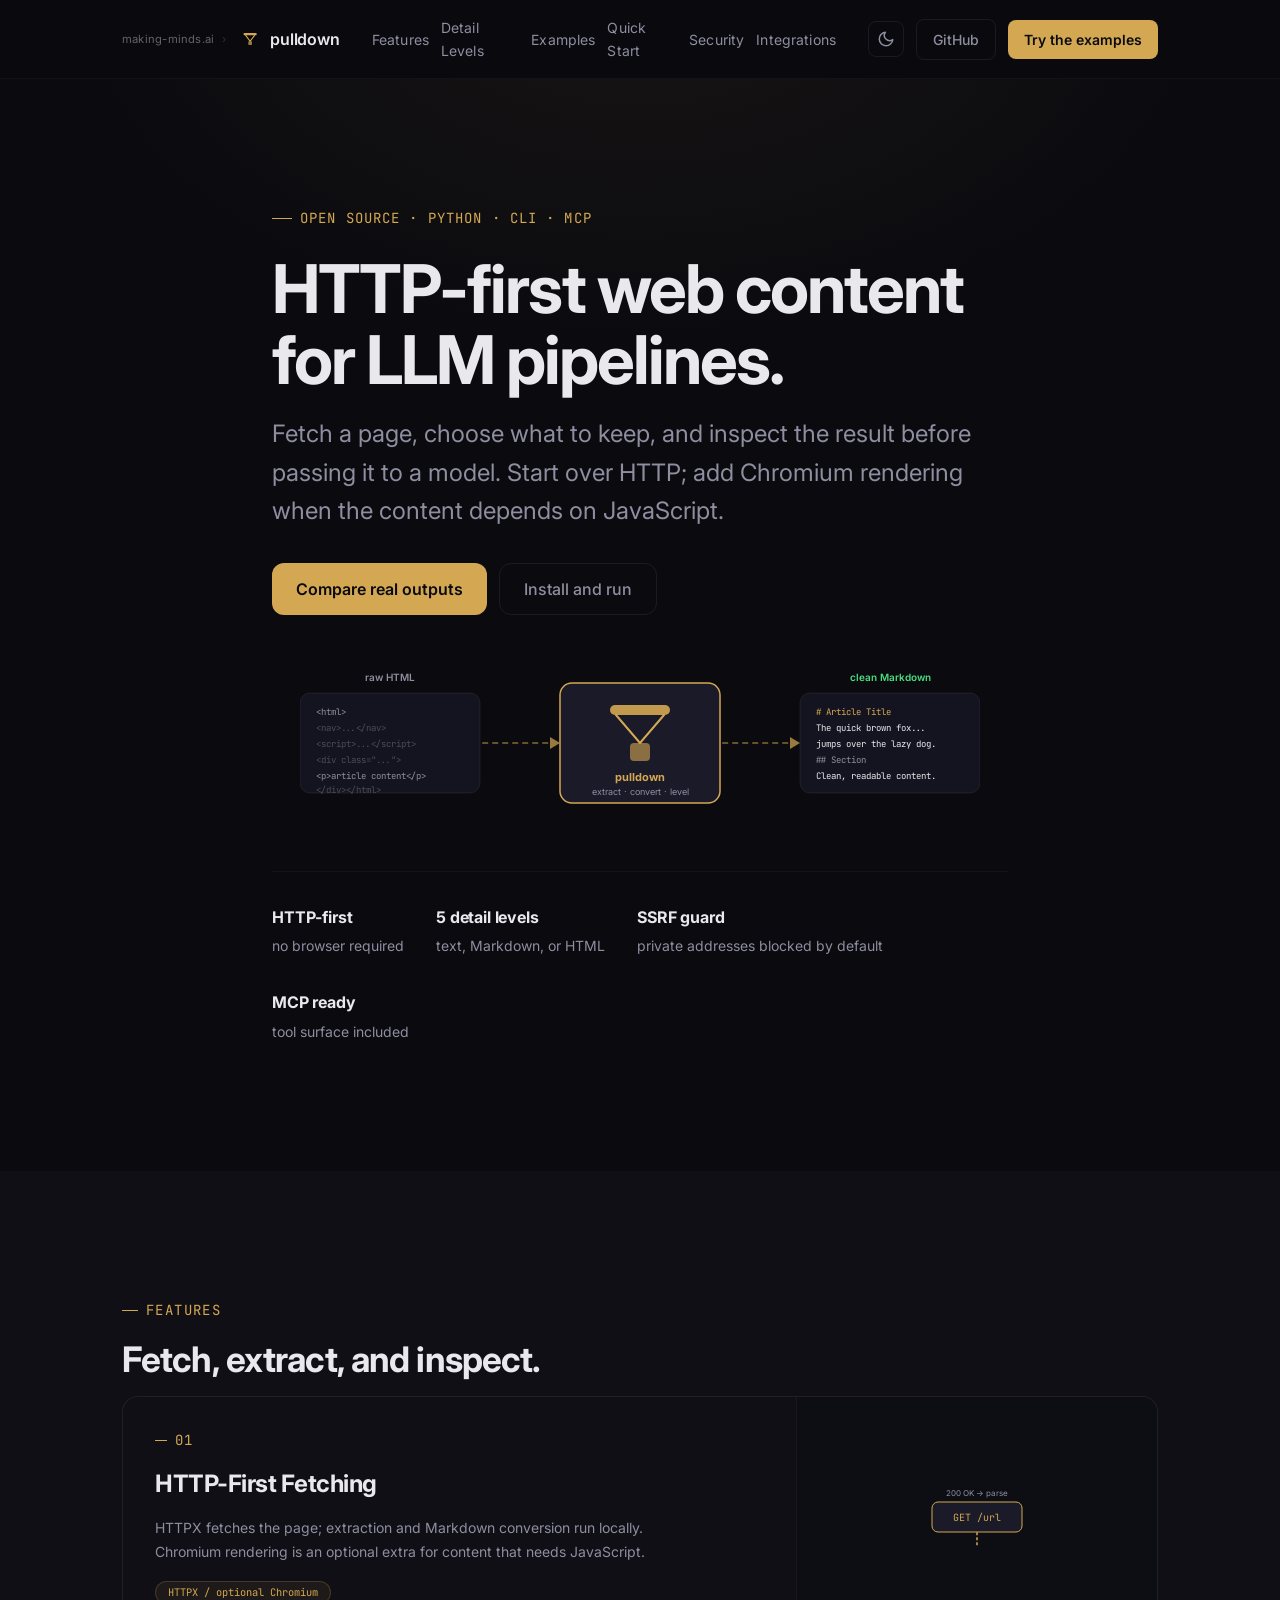
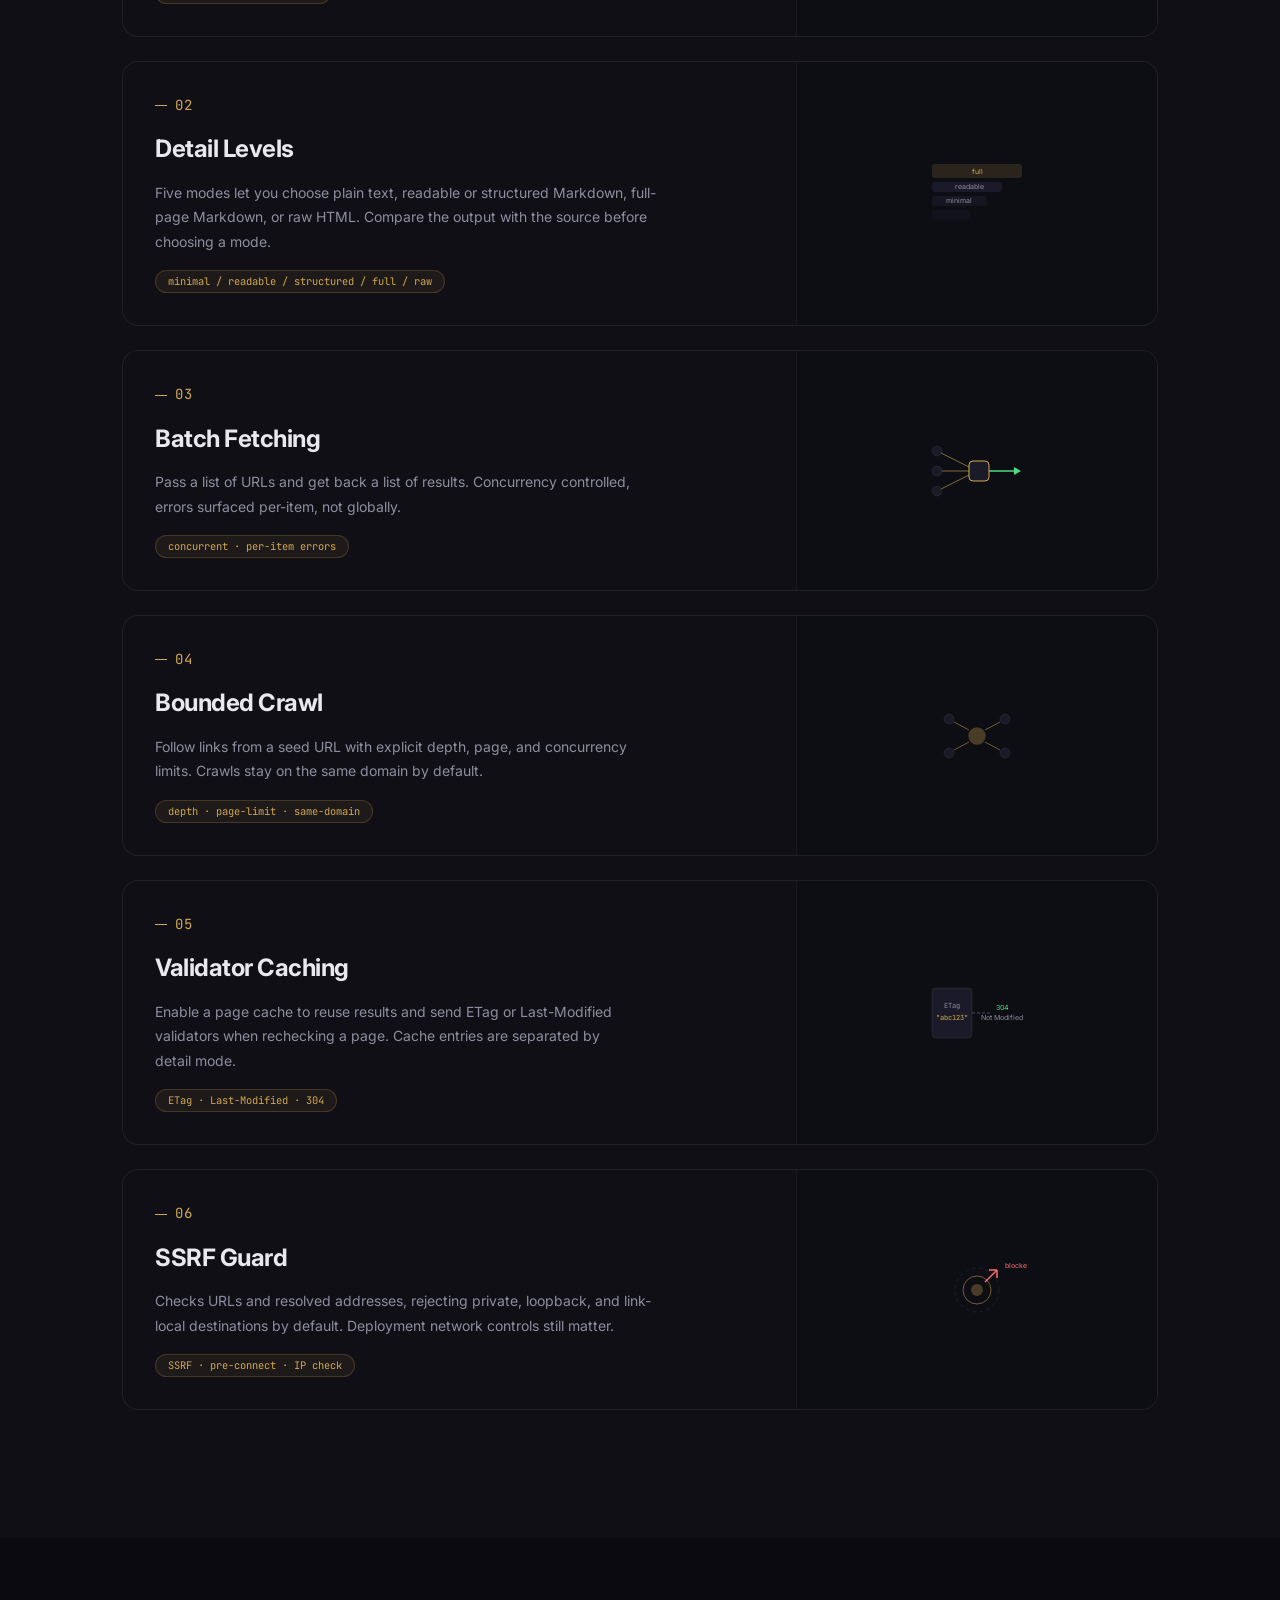
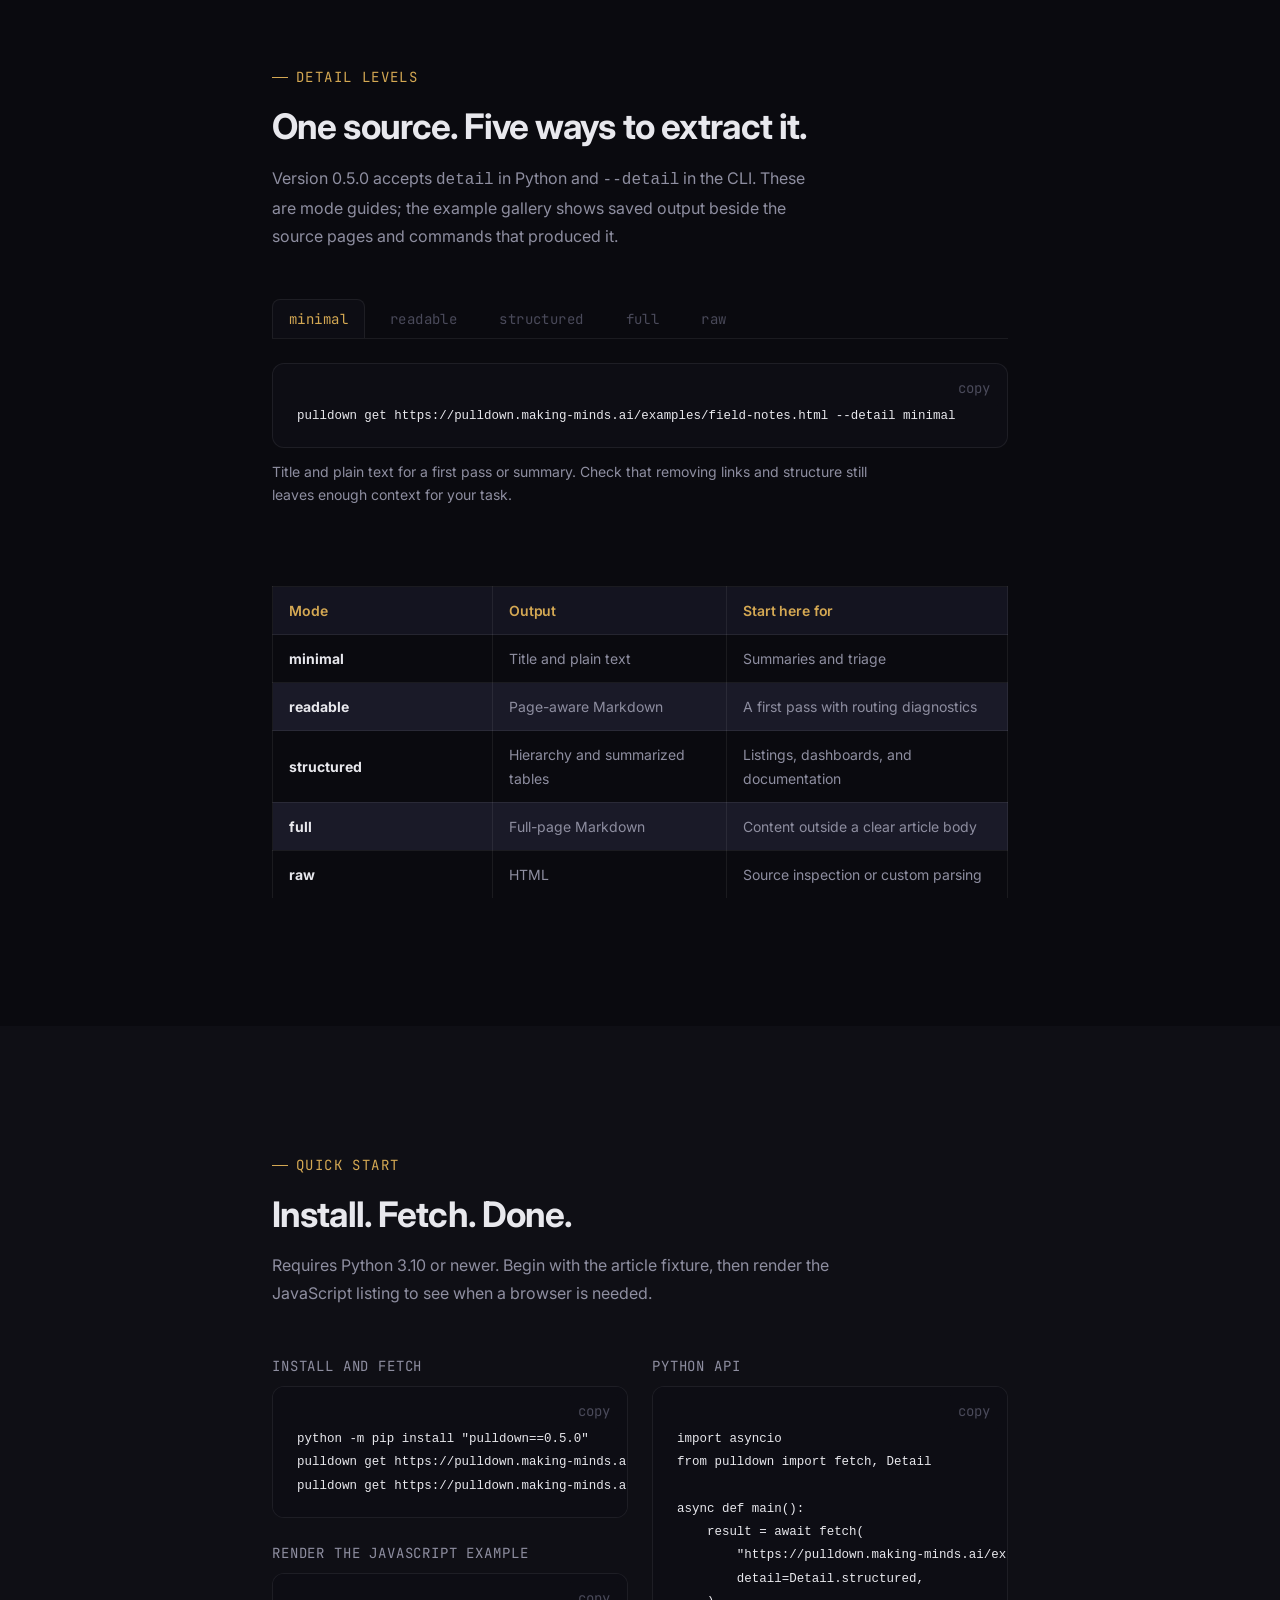
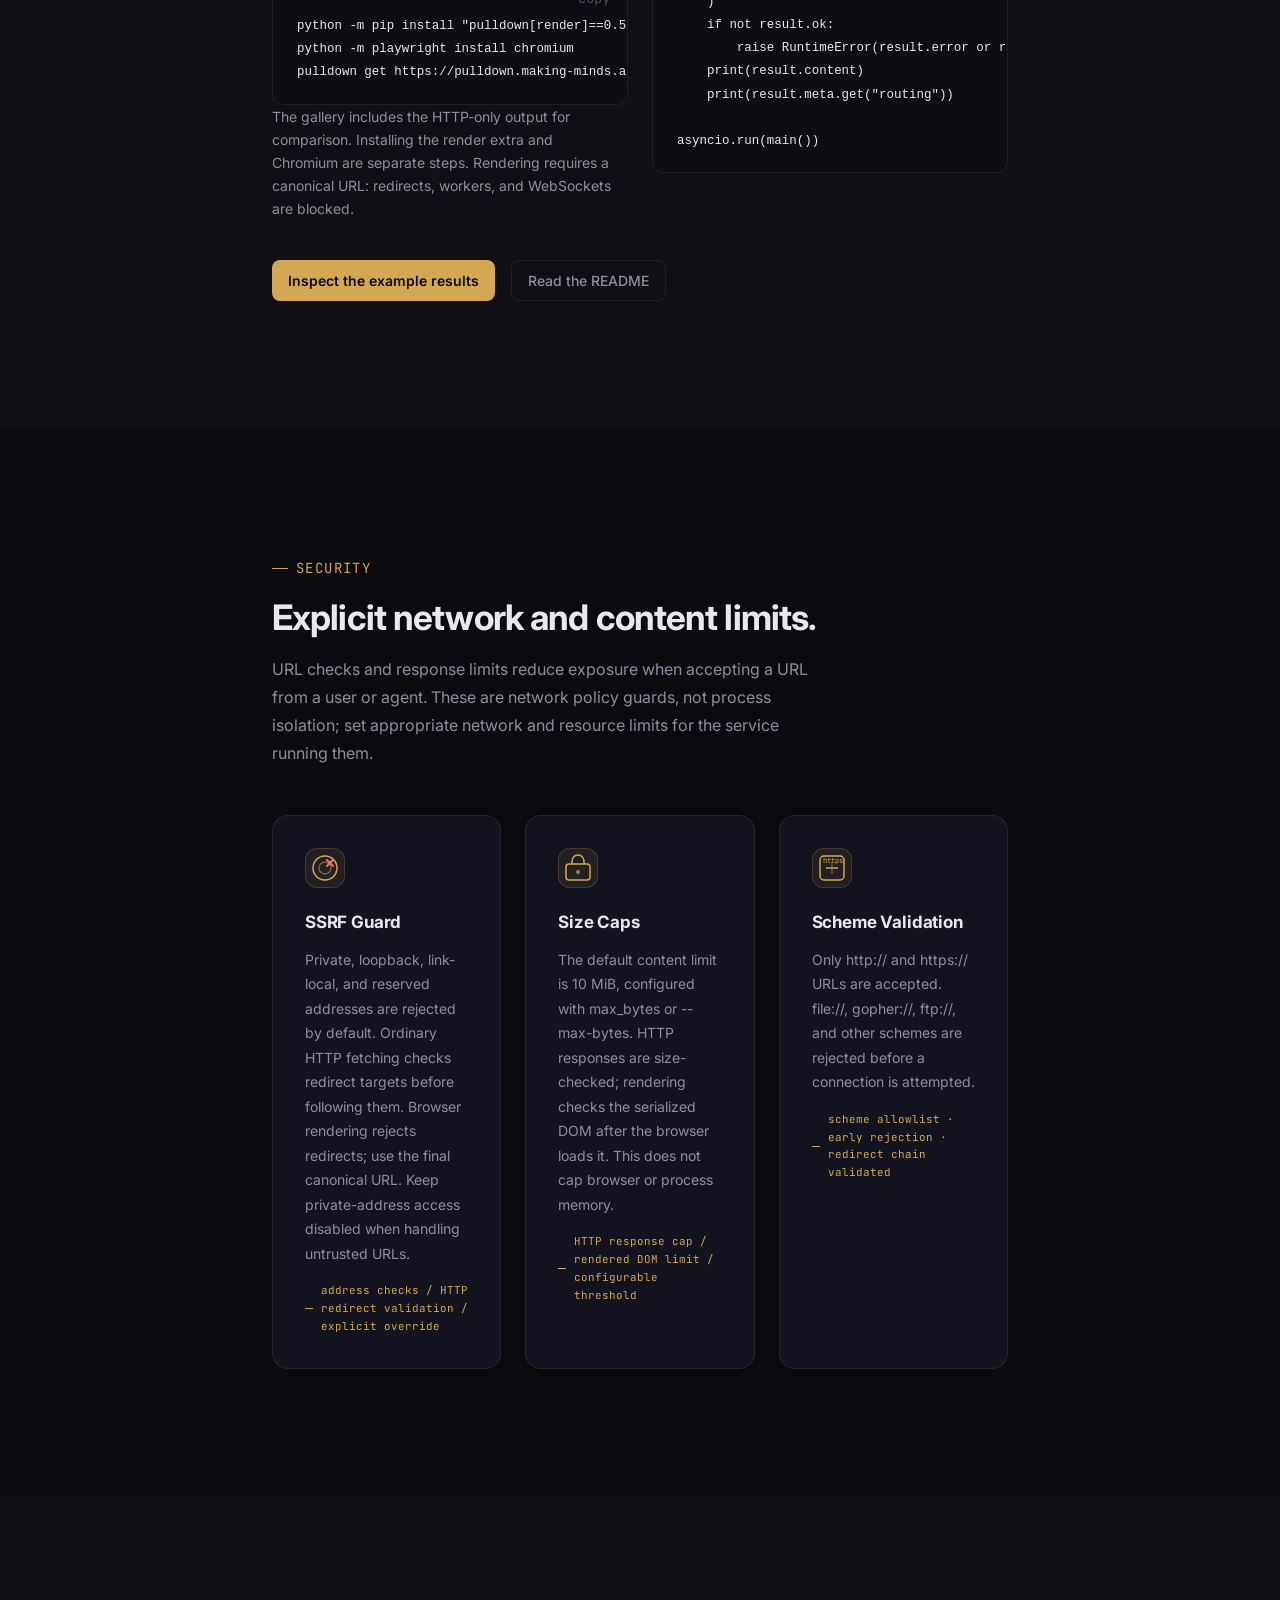
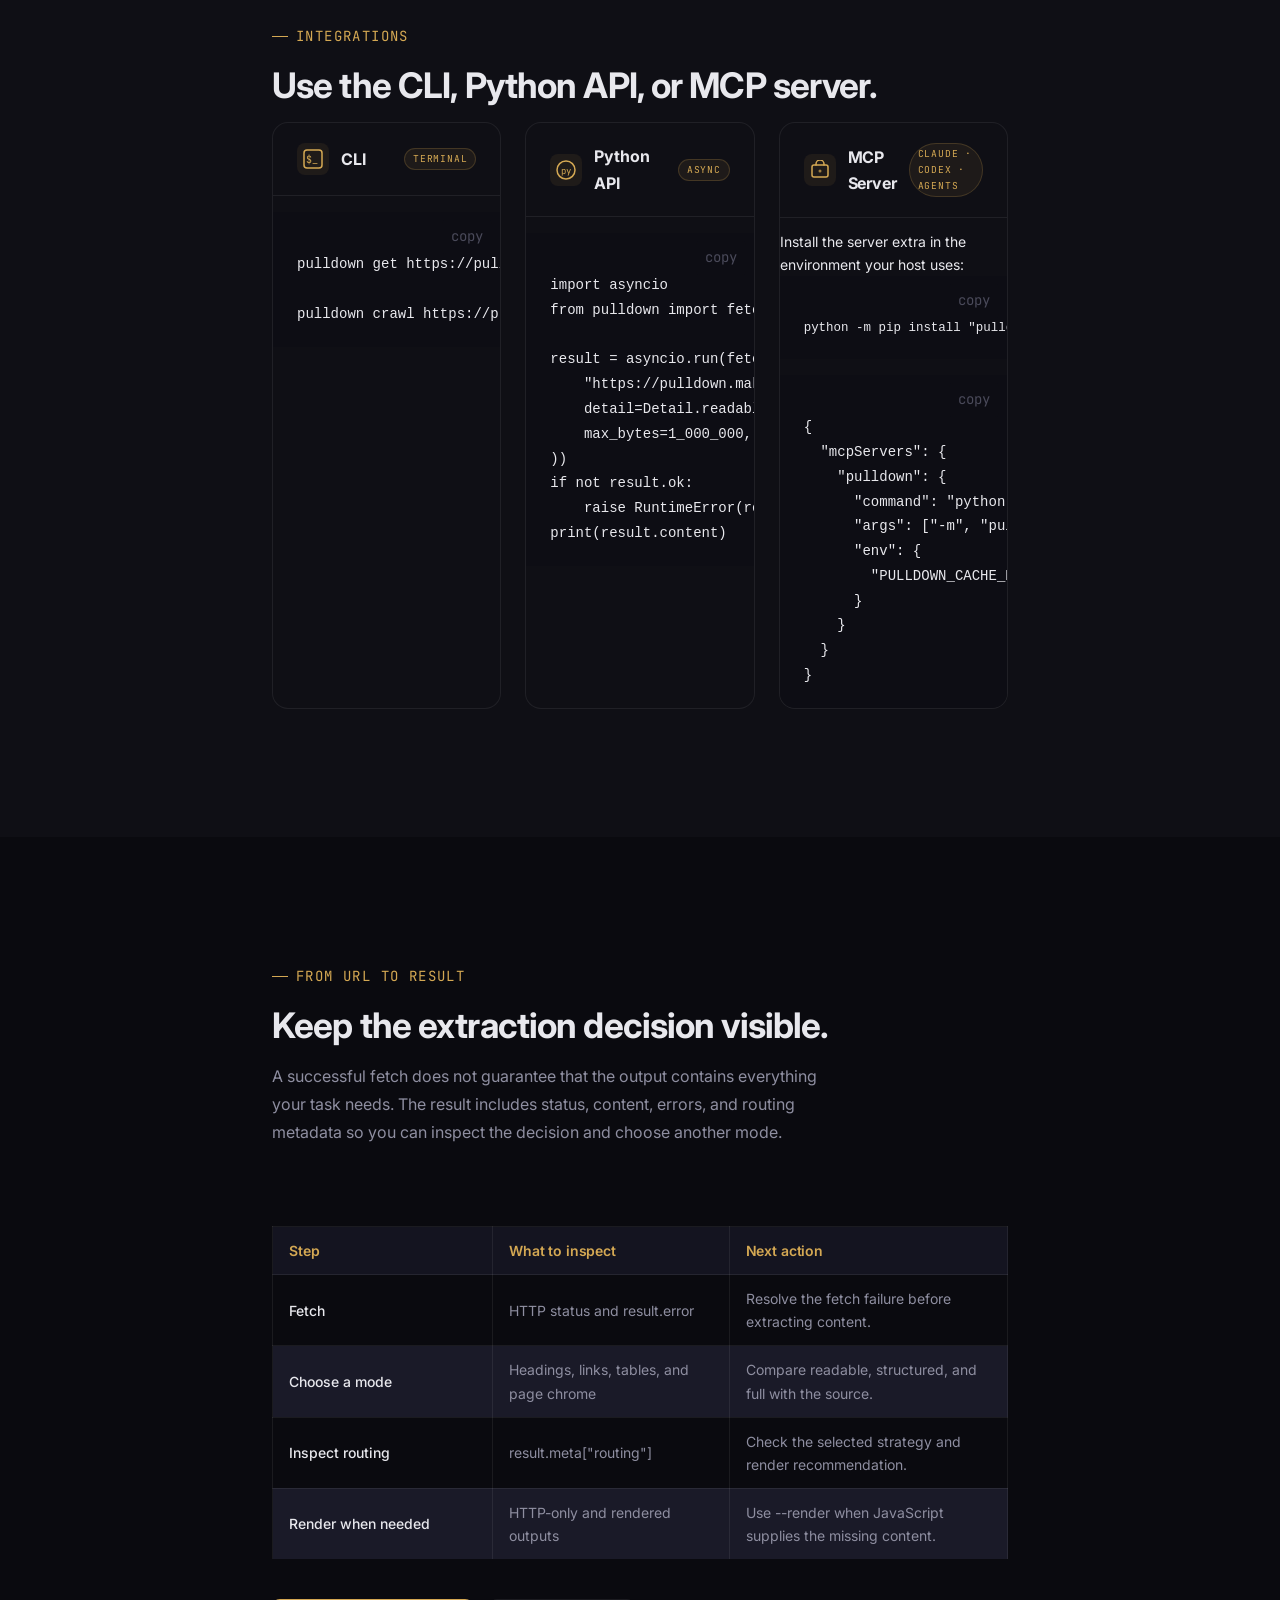
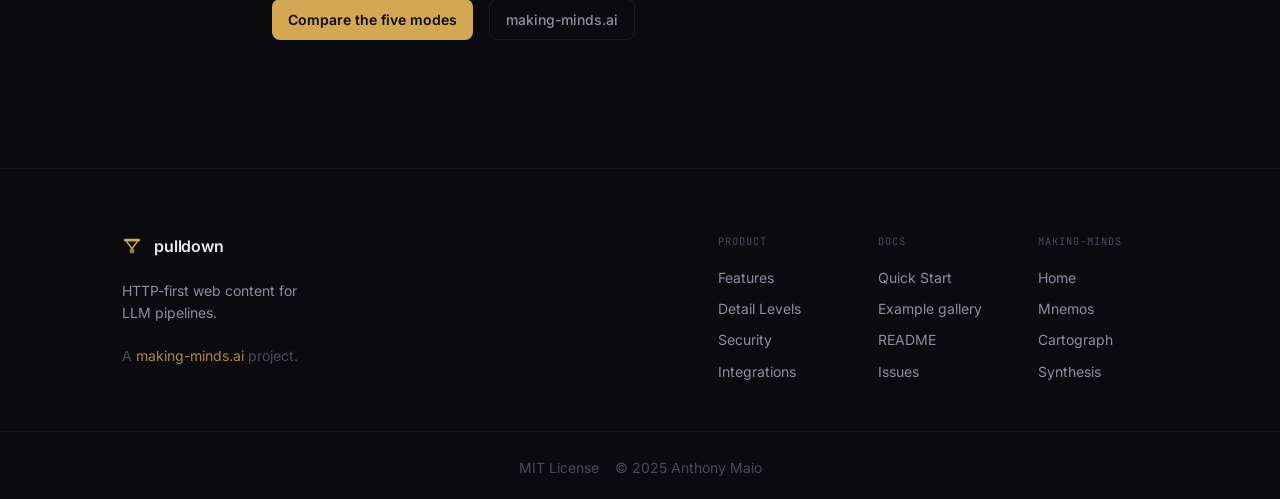
<file: website/index.html>
<!DOCTYPE html>
<html lang="en" data-theme="dark">
<head>
  <meta charset="UTF-8">
  <meta name="viewport" content="width=device-width, initial-scale=1.0">
  <title>pulldown -- HTTP-first web content for LLM pipelines</title>
  <meta name="description" content="Compare five extraction modes on real pages. Fetch text, Markdown, or HTML with pulldown's CLI, Python API, and MCP server.">
  <meta property="og:title" content="pulldown -- HTTP-first web content for LLM pipelines">
  <meta property="og:description" content="Fetch URLs. Get clean Markdown. Control detail levels. Built for LLM pipelines and MCP servers.">
  <meta property="og:type" content="website">
  <meta name="theme-color" content="#d4a853">
  <link rel="icon" type="image/svg+xml" href="favicon.svg">
  <link rel="preconnect" href="https://fonts.googleapis.com">
  <link rel="preconnect" href="https://fonts.gstatic.com" crossorigin>
  <link href="https://fonts.googleapis.com/css2?family=Inter:wght@400;500;600;700&family=JetBrains+Mono:wght@400;500&display=swap" rel="stylesheet">
  <link rel="stylesheet" href="style.css">
  <style>
    /* Theme icon visibility */
    [data-theme="dark"]  .icon-sun  { display: none; }
    [data-theme="dark"]  .icon-moon { display: block; }
    [data-theme="light"] .icon-sun  { display: block; }
    [data-theme="light"] .icon-moon { display: none; }

    /* Hero pipeline SVG */
    .hero-pipeline {
      width: 100%;
      max-width: 680px;
      height: 160px;
      margin-inline: auto;
    }
    @media (max-width: 600px) { .hero-pipeline { height: 120px; } }

    /* Comparison table */
    .compare-table {
      width: 100%;
      border-collapse: collapse;
      font-size: var(--text-xs);
      margin-top: var(--space-8);
    }
    .compare-table th,
    .compare-table td {
      padding: var(--space-3) var(--space-4);
      border: 1px solid var(--color-border);
      text-align: left;
    }
    .compare-table thead th {
      background: var(--color-surface-2);
      font-weight: 600;
      color: var(--color-accent);
    }
    .compare-table tbody tr:nth-child(even) { background: var(--color-surface-offset); }
    .compare-table .check { color: var(--color-success); }
    .compare-table .cross { color: var(--color-text-faint); }
    .compare-table .highlight td:first-child { color: var(--color-accent); font-weight: 600; }

    /* Detail level panel code */
    .detail-panel pre { margin: 0; }
    pre.code-block { overflow-x: auto; padding-top: var(--space-10); }
    .code-block .code-copy { position: absolute; top: var(--space-2); right: var(--space-2); background: var(--color-surface-code); }
    .quickstart-col, .integration-panel, .feature-card-body { min-width: 0; }
    .feature-tag { max-width: 100%; }
    .hero-actions .btn-primary, .cta-row .btn-primary { display: inline-flex; }

    /* Mobile nav */
    .nav-links { display: flex; gap: var(--space-3); }
    .mobile-toggle { display: none; }
    @media (max-width: 820px) {
      .nav-links {
        display: none;
        position: absolute;
        top: 100%;
        left: 0;
        right: 0;
        flex-direction: column;
        background: var(--color-surface);
        border-bottom: 1px solid var(--color-border);
        padding: var(--space-4);
        gap: var(--space-2);
        z-index: 99;
      }
      .nav-links.open { display: flex; }
      .mobile-toggle { display: block; }
    }
  </style>
</head>
<body>
  <a href="#main" class="skip-link">Skip to main content</a>

  <nav class="nav" id="site-nav" aria-label="Main navigation">
    <div class="container--wide nav-inner" style="position:relative;">
      <div style="display:flex;align-items:center;gap:0.25rem;">
        <a href="https://making-minds.ai" class="nav-parent">making-minds.ai <span class="nav-parent-sep">›</span></a>
        <a href="#" class="nav-logo" aria-label="pulldown home">
          <!-- Funnel mark -->
          <svg width="22" height="22" viewBox="0 0 22 22" fill="none" aria-hidden="true">
            <rect x="2" y="3" width="18" height="3" rx="1.5" fill="var(--color-accent)"/>
            <path d="M5 6 L11 14 L17 6" fill="none" stroke="var(--color-accent)" stroke-width="1.5" stroke-linecap="round" stroke-linejoin="round"/>
            <rect x="8.5" y="14" width="5" height="5" rx="1" fill="var(--color-accent)" opacity="0.7"/>
          </svg>
          <span>pulldown</span>
        </a>
      </div>

      <div class="nav-links" id="nav-links">
        <a href="#features">Features</a>
        <a href="#detail-levels">Detail Levels</a>
        <a href="examples/index.html">Examples</a>
        <a href="#quickstart">Quick Start</a>
        <a href="#security">Security</a>
        <a href="#integrations">Integrations</a>
      </div>

      <div style="display:flex;align-items:center;gap:var(--space-3);">
        <button class="theme-toggle" type="button" data-theme-toggle aria-label="Toggle colour theme">
          <!-- Moon icon (shown in dark mode) -->
          <svg class="icon-moon" width="18" height="18" viewBox="0 0 24 24" fill="none" stroke="currentColor" stroke-width="2" stroke-linecap="round" stroke-linejoin="round" aria-hidden="true">
            <path d="M21 12.79A9 9 0 1 1 11.21 3 7 7 0 0 0 21 12.79z"/>
          </svg>
          <!-- Sun icon (shown in light mode) -->
          <svg class="icon-sun" width="18" height="18" viewBox="0 0 24 24" fill="none" stroke="currentColor" stroke-width="2" stroke-linecap="round" stroke-linejoin="round" aria-hidden="true">
            <circle cx="12" cy="12" r="5"/>
            <line x1="12" y1="1" x2="12" y2="3"/>
            <line x1="12" y1="21" x2="12" y2="23"/>
            <line x1="4.22" y1="4.22" x2="5.64" y2="5.64"/>
            <line x1="18.36" y1="18.36" x2="19.78" y2="19.78"/>
            <line x1="1" y1="12" x2="3" y2="12"/>
            <line x1="21" y1="12" x2="23" y2="12"/>
            <line x1="4.22" y1="19.78" x2="5.64" y2="18.36"/>
            <line x1="18.36" y1="5.64" x2="19.78" y2="4.22"/>
          </svg>
        </button>
        <a class="btn btn-ghost" href="https://github.com/anthony-maio/pulldown" target="_blank" rel="noopener noreferrer">GitHub</a>
        <a class="btn btn-primary" href="examples/index.html">Try the examples</a>
        <button class="mobile-toggle" type="button" aria-label="Toggle navigation" aria-controls="nav-links" aria-expanded="false">☰</button>
      </div>
    </div>
  </nav>

  <main id="main">

    <!-- ═══════════════════════════════════════════════
         HERO
    ═══════════════════════════════════════════════ -->
    <section class="hero">
      <div class="container">
        <div class="hero-eyebrow reveal">Open Source · Python · CLI · MCP</div>
        <h1 class="hero-headline reveal">HTTP-first web content<br>for LLM pipelines.</h1>
        <p class="hero-lead reveal">
          Fetch a page, choose what to keep, and inspect the result before passing it to a model.
          Start over HTTP; add Chromium rendering when the content depends on JavaScript.
        </p>

        <div class="hero-actions reveal">
          <a class="btn btn-primary" href="examples/index.html">Compare real outputs</a>
          <a class="btn btn-ghost" href="#quickstart">Install and run</a>
        </div>

        <!-- Pipeline animation -->
        <div class="reveal" style="margin-top: var(--space-12);">
          <svg class="hero-pipeline" viewBox="0 0 680 160" fill="none" xmlns="http://www.w3.org/2000/svg" role="img" aria-label="pulldown pipeline: URL input flows to pulldown processor which outputs clean Markdown">

            <!-- Left zone: raw HTML -->
            <rect x="0" y="30" width="180" height="100" rx="10" fill="var(--color-surface-2)" stroke="var(--color-border)" stroke-width="1"/>
            <text x="16" y="52" font-family="JetBrains Mono,monospace" font-size="9" fill="var(--color-text-muted)">&lt;html&gt;</text>
            <text x="16" y="68" font-family="JetBrains Mono,monospace" font-size="9" fill="var(--color-text-faint)">&lt;nav&gt;...&lt;/nav&gt;</text>
            <text x="16" y="84" font-family="JetBrains Mono,monospace" font-size="9" fill="var(--color-text-faint)">&lt;script&gt;...&lt;/script&gt;</text>
            <text x="16" y="100" font-family="JetBrains Mono,monospace" font-size="9" fill="var(--color-text-faint)">&lt;div class="..."&gt;</text>
            <text x="16" y="116" font-family="JetBrains Mono,monospace" font-size="9" fill="var(--color-text-muted)">  &lt;p&gt;article content&lt;/p&gt;</text>
            <text x="16" y="130" font-family="JetBrains Mono,monospace" font-size="9" fill="var(--color-text-faint)">&lt;/div&gt;&lt;/html&gt;</text>
            <text x="90" y="18" font-family="Inter,sans-serif" font-size="10" font-weight="600" fill="var(--color-text-muted)" text-anchor="middle">raw HTML</text>

            <!-- Animated flow line left→center -->
            <line x1="180" y1="80" x2="250" y2="80" stroke="var(--color-accent)" stroke-width="1.5" stroke-dasharray="6 4" opacity="0.6">
              <animate attributeName="stroke-dashoffset" from="0" to="-20" dur="1.2s" repeatCount="indefinite"/>
            </line>
            <polygon points="250,74 260,80 250,86" fill="var(--color-accent)" opacity="0.7"/>

            <!-- Center: pulldown processor -->
            <rect x="260" y="20" width="160" height="120" rx="12" fill="var(--color-surface-offset)" stroke="var(--color-accent)" stroke-width="1.5"/>
            <!-- Funnel icon -->
            <rect x="310" y="42" width="60" height="10" rx="5" fill="var(--color-accent)" opacity="0.9"/>
            <path d="M316 52 L340 80 L364 52" fill="none" stroke="var(--color-accent)" stroke-width="2" stroke-linecap="round" stroke-linejoin="round"/>
            <rect x="330" y="80" width="20" height="18" rx="4" fill="var(--color-accent)" opacity="0.6"/>
            <text x="340" y="118" font-family="Inter,sans-serif" font-size="11" font-weight="700" fill="var(--color-accent)" text-anchor="middle">pulldown</text>
            <text x="340" y="132" font-family="Inter,sans-serif" font-size="9" fill="var(--color-text-muted)" text-anchor="middle">extract · convert · level</text>

            <!-- Animated flow line center→right -->
            <line x1="420" y1="80" x2="490" y2="80" stroke="var(--color-accent)" stroke-width="1.5" stroke-dasharray="6 4" opacity="0.6">
              <animate attributeName="stroke-dashoffset" from="0" to="-20" dur="1.2s" repeatCount="indefinite"/>
            </line>
            <polygon points="490,74 500,80 490,86" fill="var(--color-accent)" opacity="0.7"/>

            <!-- Right zone: clean Markdown -->
            <rect x="500" y="30" width="180" height="100" rx="10" fill="var(--color-surface-2)" stroke="var(--color-border)" stroke-width="1"/>
            <text x="516" y="52" font-family="JetBrains Mono,monospace" font-size="9" fill="var(--color-accent)"># Article Title</text>
            <text x="516" y="68" font-family="JetBrains Mono,monospace" font-size="9" fill="var(--color-text)">The quick brown fox...</text>
            <text x="516" y="84" font-family="JetBrains Mono,monospace" font-size="9" fill="var(--color-text)">jumps over the lazy dog.</text>
            <text x="516" y="100" font-family="JetBrains Mono,monospace" font-size="9" fill="var(--color-text-muted)">## Section</text>
            <text x="516" y="116" font-family="JetBrains Mono,monospace" font-size="9" fill="var(--color-text)">Clean, readable content.</text>
            <text x="590" y="18" font-family="Inter,sans-serif" font-size="10" font-weight="600" fill="var(--color-success)" text-anchor="middle">clean Markdown</text>
          </svg>
        </div>

        <!-- Quick stat strip -->
        <div class="hero-stats reveal">
          <div class="hero-stat">
            <strong>HTTP-first</strong>
            <span>no browser required</span>
          </div>
          <div class="hero-stat">
            <strong>5 detail levels</strong>
            <span>text, Markdown, or HTML</span>
          </div>
          <div class="hero-stat">
            <strong>SSRF guard</strong>
            <span>private addresses blocked by default</span>
          </div>
          <div class="hero-stat">
            <strong>MCP ready</strong>
            <span>tool surface included</span>
          </div>
        </div>
      </div>
    </section>

    <!-- ═══════════════════════════════════════════════
         FEATURES
    ═══════════════════════════════════════════════ -->
    <section id="features" style="background:var(--color-surface);">
      <div class="container--wide">
        <div class="section-label reveal">Features</div>
        <h2 class="section-headline reveal">Fetch, extract, and inspect.</h2>

        <div class="feature-grid">

          <article class="feature-card reveal">
            <div class="feature-card-body">
              <div class="feature-number">01</div>
              <div class="feature-name">HTTP-First Fetching</div>
              <p class="feature-desc">HTTPX fetches the page; extraction and Markdown conversion run locally. Chromium rendering is an optional extra for content that needs JavaScript.</p>
              <div class="feature-tag">HTTPX / optional Chromium</div>
            </div>
            <div class="feature-visual" aria-hidden="true">
              <svg width="100" height="70" viewBox="0 0 100 70" fill="none">
                <rect x="5" y="20" width="90" height="30" rx="6" fill="var(--color-surface-offset)" stroke="var(--color-accent)" stroke-width="1"/>
                <text x="50" y="39" font-family="JetBrains Mono,monospace" font-size="10" fill="var(--color-accent)" text-anchor="middle">GET /url</text>
                <line x1="50" y1="50" x2="50" y2="65" stroke="var(--color-accent)" stroke-width="1.5" stroke-dasharray="3 2">
                  <animate attributeName="stroke-dashoffset" from="0" to="-10" dur="1s" repeatCount="indefinite"/>
                </line>
                <text x="50" y="14" font-family="Inter,sans-serif" font-size="8" fill="var(--color-text-muted)" text-anchor="middle">200 OK → parse</text>
              </svg>
            </div>
          </article>

          <article class="feature-card reveal">
            <div class="feature-card-body">
              <div class="feature-number">02</div>
              <div class="feature-name">Detail Levels</div>
              <p class="feature-desc">Five modes let you choose plain text, readable or structured Markdown, full-page Markdown, or raw HTML. Compare the output with the source before choosing a mode.</p>
              <div class="feature-tag">minimal / readable / structured / full / raw</div>
            </div>
            <div class="feature-visual" aria-hidden="true">
              <svg width="100" height="70" viewBox="0 0 100 70" fill="none">
                <rect x="5" y="5" width="90" height="14" rx="3" fill="var(--color-accent)" opacity="0.15"/>
                <rect x="5" y="23" width="70" height="10" rx="3" fill="var(--color-surface-offset)"/>
                <rect x="5" y="37" width="55" height="10" rx="3" fill="var(--color-surface-offset)" opacity="0.7"/>
                <rect x="5" y="51" width="38" height="10" rx="3" fill="var(--color-surface-offset)" opacity="0.4"/>
                <text x="50" y="15" font-family="Inter,sans-serif" font-size="7" fill="var(--color-accent)" text-anchor="middle">full</text>
                <text x="42" y="30" font-family="Inter,sans-serif" font-size="7" fill="var(--color-text-muted)" text-anchor="middle">readable</text>
                <text x="32" y="44" font-family="Inter,sans-serif" font-size="7" fill="var(--color-text-muted)" text-anchor="middle">minimal</text>
              </svg>
            </div>
          </article>

          <article class="feature-card reveal">
            <div class="feature-card-body">
              <div class="feature-number">03</div>
              <div class="feature-name">Batch Fetching</div>
              <p class="feature-desc">Pass a list of URLs and get back a list of results. Concurrency controlled, errors surfaced per-item, not globally.</p>
              <div class="feature-tag">concurrent · per-item errors</div>
            </div>
            <div class="feature-visual" aria-hidden="true">
              <svg width="100" height="70" viewBox="0 0 100 70" fill="none">
                <line x1="10" y1="15" x2="50" y2="35" stroke="var(--color-accent)" stroke-width="1" opacity="0.6"/>
                <line x1="10" y1="35" x2="50" y2="35" stroke="var(--color-accent)" stroke-width="1" opacity="0.6"/>
                <line x1="10" y1="55" x2="50" y2="35" stroke="var(--color-accent)" stroke-width="1" opacity="0.6"/>
                <circle cx="10" cy="15" r="5" fill="var(--color-surface-offset)" stroke="var(--color-border)"/>
                <circle cx="10" cy="35" r="5" fill="var(--color-surface-offset)" stroke="var(--color-border)"/>
                <circle cx="10" cy="55" r="5" fill="var(--color-surface-offset)" stroke="var(--color-border)"/>
                <rect x="42" y="25" width="20" height="20" rx="4" fill="var(--color-surface-offset)" stroke="var(--color-accent)" stroke-width="1"/>
                <line x1="62" y1="35" x2="90" y2="35" stroke="var(--color-success)" stroke-width="1.5"/>
                <polygon points="87,31 94,35 87,39" fill="var(--color-success)"/>
              </svg>
            </div>
          </article>

          <article class="feature-card reveal">
            <div class="feature-card-body">
              <div class="feature-number">04</div>
              <div class="feature-name">Bounded Crawl</div>
              <p class="feature-desc">Follow links from a seed URL with explicit depth, page, and concurrency limits. Crawls stay on the same domain by default.</p>
              <div class="feature-tag">depth · page-limit · same-domain</div>
            </div>
            <div class="feature-visual" aria-hidden="true">
              <svg width="100" height="70" viewBox="0 0 100 70" fill="none">
                <circle cx="50" cy="35" r="8" fill="var(--color-accent)" opacity="0.3" stroke="var(--color-accent)" stroke-width="1.5"/>
                <circle cx="22" cy="18" r="5" fill="var(--color-surface-offset)" stroke="var(--color-border)"/>
                <circle cx="78" cy="18" r="5" fill="var(--color-surface-offset)" stroke="var(--color-border)"/>
                <circle cx="22" cy="52" r="5" fill="var(--color-surface-offset)" stroke="var(--color-border)"/>
                <circle cx="78" cy="52" r="5" fill="var(--color-surface-offset)" stroke="var(--color-border)"/>
                <line x1="42" y1="29" x2="27" y2="21" stroke="var(--color-accent)" stroke-width="1" opacity="0.5"/>
                <line x1="58" y1="29" x2="73" y2="21" stroke="var(--color-accent)" stroke-width="1" opacity="0.5"/>
                <line x1="42" y1="41" x2="27" y2="49" stroke="var(--color-accent)" stroke-width="1" opacity="0.5"/>
                <line x1="58" y1="41" x2="73" y2="49" stroke="var(--color-accent)" stroke-width="1" opacity="0.5"/>
              </svg>
            </div>
          </article>

          <article class="feature-card reveal">
            <div class="feature-card-body">
              <div class="feature-number">05</div>
              <div class="feature-name">Validator Caching</div>
              <p class="feature-desc">Enable a page cache to reuse results and send ETag or Last-Modified validators when rechecking a page. Cache entries are separated by detail mode.</p>
              <div class="feature-tag">ETag · Last-Modified · 304</div>
            </div>
            <div class="feature-visual" aria-hidden="true">
              <svg width="100" height="70" viewBox="0 0 100 70" fill="none">
                <rect x="5" y="10" width="40" height="50" rx="4" fill="var(--color-surface-offset)" stroke="var(--color-border)"/>
                <text x="25" y="30" font-family="JetBrains Mono,monospace" font-size="7" fill="var(--color-text-muted)" text-anchor="middle">ETag</text>
                <text x="25" y="42" font-family="JetBrains Mono,monospace" font-size="7" fill="var(--color-accent)" text-anchor="middle">"abc123"</text>
                <line x1="45" y1="35" x2="65" y2="35" stroke="var(--color-text-faint)" stroke-width="1" stroke-dasharray="3 2"/>
                <text x="75" y="32" font-family="Inter,sans-serif" font-size="7" fill="var(--color-success)" text-anchor="middle">304</text>
                <text x="75" y="42" font-family="Inter,sans-serif" font-size="7" fill="var(--color-text-muted)" text-anchor="middle">Not Modified</text>
              </svg>
            </div>
          </article>

          <article class="feature-card reveal">
            <div class="feature-card-body">
              <div class="feature-number">06</div>
              <div class="feature-name">SSRF Guard</div>
              <p class="feature-desc">Checks URLs and resolved addresses, rejecting private, loopback, and link-local destinations by default. Deployment network controls still matter.</p>
              <div class="feature-tag">SSRF · pre-connect · IP check</div>
            </div>
            <div class="feature-visual" aria-hidden="true">
              <svg width="100" height="70" viewBox="0 0 100 70" fill="none">
                <circle cx="50" cy="35" r="22" fill="none" stroke="var(--color-border)" stroke-width="1" stroke-dasharray="4 3"/>
                <circle cx="50" cy="35" r="14" fill="none" stroke="var(--color-accent)" stroke-width="1" opacity="0.5"/>
                <circle cx="50" cy="35" r="6" fill="var(--color-accent)" opacity="0.3"/>
                <!-- Block arrow from top-right -->
                <line x1="70" y1="15" x2="58" y2="27" stroke="var(--color-error)" stroke-width="1.5"/>
                <line x1="62" y1="15" x2="70" y2="15" stroke="var(--color-error)" stroke-width="1.5"/>
                <line x1="70" y1="15" x2="70" y2="23" stroke="var(--color-error)" stroke-width="1.5"/>
                <text x="78" y="13" font-family="Inter,sans-serif" font-size="7" fill="var(--color-error)">blocked</text>
              </svg>
            </div>
          </article>

        </div>
      </div>
    </section>

    <!-- ═══════════════════════════════════════════════
         DETAIL LEVELS
    ═══════════════════════════════════════════════ -->
    <section id="detail-levels">
      <div class="container">
        <div class="section-label reveal">Detail Levels</div>
        <h2 class="section-headline reveal">One source. Five ways to extract it.</h2>
        <p class="section-intro reveal">
          Version 0.5.0 accepts <code>detail</code> in Python and <code>--detail</code> in the CLI.
          These are mode guides; <a href="examples/index.html">the example gallery</a> shows saved output beside the source pages and commands that produced it.
        </p>

        <div class="detail-tabs reveal" role="tablist" aria-label="Detail level guide">
          <button class="detail-tab active" role="tab" aria-selected="true" aria-controls="panel-minimal" id="tab-minimal">minimal</button>
          <button class="detail-tab" role="tab" aria-selected="false" aria-controls="panel-readable" id="tab-readable">readable</button>
          <button class="detail-tab" role="tab" aria-selected="false" aria-controls="panel-structured" id="tab-structured">structured</button>
          <button class="detail-tab" role="tab" aria-selected="false" aria-controls="panel-full" id="tab-full">full</button>
          <button class="detail-tab" role="tab" aria-selected="false" aria-controls="panel-raw" id="tab-raw">raw</button>
        </div>

        <div class="detail-panel active" id="panel-minimal" role="tabpanel" aria-labelledby="tab-minimal">
          <pre class="code-block"><code>pulldown get https://pulldown.making-minds.ai/examples/field-notes.html --detail minimal</code></pre>
          <p style="margin-top:var(--space-3);font-size:var(--text-xs);color:var(--color-text-muted);">Title and plain text for a first pass or summary. Check that removing links and structure still leaves enough context for your task.</p>
        </div>

        <div class="detail-panel" id="panel-readable" role="tabpanel" aria-labelledby="tab-readable">
          <pre class="code-block"><code>pulldown get https://pulldown.making-minds.ai/examples/field-notes.html --detail readable --json-output</code></pre>
          <p style="margin-top:var(--space-3);font-size:var(--text-xs);color:var(--color-text-muted);">The default mode chooses an extraction strategy from the page structure. It favors article text on narrative pages and can route listings or dashboards to structured extraction. Inspect meta.routing in the JSON result.</p>
        </div>

        <div class="detail-panel" id="panel-structured" role="tabpanel" aria-labelledby="tab-structured">
          <pre class="code-block"><code>pulldown get https://pulldown.making-minds.ai/examples/field-notes.html --detail structured</code></pre>
          <p style="margin-top:var(--space-3);font-size:var(--text-xs);color:var(--color-text-muted);">Preserves hierarchy and summarizes tables for listings, dashboards, and documentation. Compare the retained headings, links, and rows with the source before using it for a detailed lookup.</p>
        </div>

        <div class="detail-panel" id="panel-full" role="tabpanel" aria-labelledby="tab-full">
          <pre class="code-block"><code>pulldown get https://pulldown.making-minds.ai/examples/field-notes.html --detail full</code></pre>
          <p style="margin-top:var(--space-3);font-size:var(--text-xs);color:var(--color-text-muted);">Converts the full page to Markdown, including navigation and footer content. Useful when the relevant text is outside an article body; expect more page chrome.</p>
        </div>

        <div class="detail-panel" id="panel-raw" role="tabpanel" aria-labelledby="tab-raw">
          <pre class="code-block"><code>pulldown get https://pulldown.making-minds.ai/examples/field-notes.html --detail raw</code></pre>
          <p style="margin-top:var(--space-3);font-size:var(--text-xs);color:var(--color-text-muted);">Returns HTML without Markdown extraction. With --render, the returned HTML is the browser's serialized DOM. Use it to inspect the source or apply your own parser.</p>
        </div>

        <div style="margin-top:var(--space-12);overflow-x:auto;" class="reveal">
          <table class="compare-table" aria-label="Detail level comparison">
            <thead><tr><th scope="col">Mode</th><th scope="col">Output</th><th scope="col">Start here for</th></tr></thead>
            <tbody>
              <tr><td><strong>minimal</strong></td><td>Title and plain text</td><td>Summaries and triage</td></tr>
              <tr><td><strong>readable</strong></td><td>Page-aware Markdown</td><td>A first pass with routing diagnostics</td></tr>
              <tr><td><strong>structured</strong></td><td>Hierarchy and summarized tables</td><td>Listings, dashboards, and documentation</td></tr>
              <tr><td><strong>full</strong></td><td>Full-page Markdown</td><td>Content outside a clear article body</td></tr>
              <tr><td><strong>raw</strong></td><td>HTML</td><td>Source inspection or custom parsing</td></tr>
            </tbody>
          </table>
        </div>
      </div>
    </section>

    <!-- ═══════════════════════════════════════════════
         QUICK START
    ═══════════════════════════════════════════════ -->
    <section id="quickstart" style="background:var(--color-surface);">
      <div class="container">
        <div class="section-label reveal">Quick Start</div>
        <h2 class="section-headline reveal">Install. Fetch. Done.</h2>

        <p class="section-intro reveal">Requires Python 3.10 or newer. Begin with the article fixture, then render the JavaScript listing to see when a browser is needed.</p>
        <div class="quickstart-grid">
          <div class="quickstart-col reveal">
            <div class="code-label">Install and fetch</div>
            <pre class="code-block"><code>python -m pip install "pulldown==0.5.0"
pulldown get https://pulldown.making-minds.ai/examples/field-notes.html --detail readable
pulldown get https://pulldown.making-minds.ai/examples/field-notes.html --detail structured</code></pre>

            <div class="code-label" style="margin-top:var(--space-6);">Render the JavaScript example</div>
            <pre class="code-block"><code>python -m pip install "pulldown[render]==0.5.0"
python -m playwright install chromium
pulldown get https://pulldown.making-minds.ai/examples/live-board.html --render --detail structured</code></pre>
            <p style="font-size:var(--text-xs);color:var(--color-text-muted);">The gallery includes the HTTP-only output for comparison. Installing the render extra and Chromium are separate steps. Rendering requires a canonical URL: redirects, workers, and WebSockets are blocked.</p>
          </div>

          <div class="quickstart-col reveal">
            <div class="code-label">Python API</div>
            <pre class="code-block"><code>import asyncio
from pulldown import fetch, Detail

async def main():
    result = await fetch(
        "https://pulldown.making-minds.ai/examples/field-notes.html",
        detail=Detail.structured,
    )
    if not result.ok:
        raise RuntimeError(result.error or result.status_code)
    print(result.content)
    print(result.meta.get("routing"))

asyncio.run(main())</code></pre>
          </div>
        </div>

        <div class="cta-row reveal">
          <a class="btn btn-primary" href="examples/index.html">Inspect the example results</a>
          <a class="btn btn-ghost" href="https://github.com/anthony-maio/pulldown#readme" target="_blank" rel="noopener noreferrer">Read the README</a>
        </div>
      </div>
    </section>

    <!-- ═══════════════════════════════════════════════
         SECURITY
    ═══════════════════════════════════════════════ -->
    <section id="security">
      <div class="container">
        <div class="section-label reveal">Security</div>
        <h2 class="section-headline reveal">Explicit network and content limits.</h2>
        <p class="section-intro reveal">
          URL checks and response limits reduce exposure when accepting a URL from a user or agent. These are network policy guards, not process isolation; set appropriate network and resource limits for the service running them.
        </p>

        <div class="security-grid">
          <article class="security-card reveal">
            <div class="security-icon" aria-hidden="true">
              <svg width="32" height="32" viewBox="0 0 32 32" fill="none">
                <circle cx="16" cy="16" r="12" stroke="var(--color-accent)" stroke-width="1.5"/>
                <circle cx="16" cy="16" r="6" stroke="var(--color-accent)" stroke-width="1.5" opacity="0.5"/>
                <line x1="24" y1="8" x2="18" y2="14" stroke="var(--color-error)" stroke-width="2" stroke-linecap="round"/>
                <line x1="24" y1="14" x2="18" y2="8" stroke="var(--color-error)" stroke-width="2" stroke-linecap="round"/>
              </svg>
            </div>
            <div class="security-name">SSRF Guard</div>
            <p class="security-desc">Private, loopback, link-local, and reserved addresses are rejected by default. Ordinary HTTP fetching checks redirect targets before following them. Browser rendering rejects redirects; use the final canonical URL. Keep private-address access disabled when handling untrusted URLs.</p>
            <div class="security-detail">address checks / HTTP redirect validation / explicit override</div>
          </article>

          <article class="security-card reveal">
            <div class="security-icon" aria-hidden="true">
              <svg width="32" height="32" viewBox="0 0 32 32" fill="none">
                <rect x="4" y="12" width="24" height="16" rx="3" stroke="var(--color-accent)" stroke-width="1.5"/>
                <path d="M10 12V9a6 6 0 0 1 12 0v3" stroke="var(--color-accent)" stroke-width="1.5" stroke-linecap="round"/>
                <circle cx="16" cy="20" r="2" fill="var(--color-accent)" opacity="0.7"/>
              </svg>
            </div>
            <div class="security-name">Size Caps</div>
            <p class="security-desc">The default content limit is 10 MiB, configured with max_bytes or --max-bytes. HTTP responses are size-checked; rendering checks the serialized DOM after the browser loads it. This does not cap browser or process memory.</p>
            <div class="security-detail">HTTP response cap / rendered DOM limit / configurable threshold</div>
          </article>

          <article class="security-card reveal">
            <div class="security-icon" aria-hidden="true">
              <svg width="32" height="32" viewBox="0 0 32 32" fill="none">
                <rect x="4" y="4" width="24" height="24" rx="4" stroke="var(--color-accent)" stroke-width="1.5"/>
                <line x1="10" y1="16" x2="22" y2="16" stroke="var(--color-accent)" stroke-width="1.5"/>
                <line x1="16" y1="10" x2="16" y2="22" stroke="var(--color-accent)" stroke-width="1.5" opacity="0.4"/>
                <text x="7" y="11" font-family="JetBrains Mono,monospace" font-size="7" fill="var(--color-accent)">https</text>
              </svg>
            </div>
            <div class="security-name">Scheme Validation</div>
            <p class="security-desc">Only http:// and https:// URLs are accepted. file://, gopher://, ftp://, and other schemes are rejected before a connection is attempted.</p>
            <div class="security-detail">scheme allowlist · early rejection · redirect chain validated</div>
          </article>
        </div>
      </div>
    </section>

    <!-- ═══════════════════════════════════════════════
         INTEGRATIONS
    ═══════════════════════════════════════════════ -->
    <section id="integrations" style="background:var(--color-surface);">
      <div class="container">
        <div class="section-label reveal">Integrations</div>
        <h2 class="section-headline reveal">Use the CLI, Python API, or MCP server.</h2>

        <div class="integrations-grid">

          <article class="integration-panel reveal">
            <div class="integration-header">
              <div class="integration-icon" aria-hidden="true">
                <svg width="20" height="20" viewBox="0 0 20 20" fill="none">
                  <rect x="1" y="1" width="18" height="18" rx="3" stroke="var(--color-accent)" stroke-width="1.5"/>
                  <text x="3" y="14" font-family="JetBrains Mono,monospace" font-size="10" fill="var(--color-accent)">$_</text>
                </svg>
              </div>
              <div class="integration-title">CLI</div>
              <div class="integration-badge">terminal</div>
            </div>
            <pre class="code-block" style="margin-top:var(--space-4);font-size:var(--text-xs);"><code>pulldown get https://pulldown.making-minds.ai/examples/field-notes.html --detail readable --json-output

pulldown crawl https://pulldown.making-minds.ai/examples/field-notes.html --max-depth 1 --max-pages 3 --detail minimal</code></pre>
          </article>

          <article class="integration-panel reveal">
            <div class="integration-header">
              <div class="integration-icon" aria-hidden="true">
                <svg width="20" height="20" viewBox="0 0 20 20" fill="none">
                  <circle cx="10" cy="10" r="9" stroke="var(--color-accent)" stroke-width="1.5"/>
                  <text x="5" y="14" font-family="JetBrains Mono,monospace" font-size="9" fill="var(--color-accent)">py</text>
                </svg>
              </div>
              <div class="integration-title">Python API</div>
              <div class="integration-badge">async</div>
            </div>
            <pre class="code-block" style="margin-top:var(--space-4);font-size:var(--text-xs);"><code>import asyncio
from pulldown import fetch, Detail

result = asyncio.run(fetch(
    "https://pulldown.making-minds.ai/examples/field-notes.html",
    detail=Detail.readable,
    max_bytes=1_000_000,
))
if not result.ok:
    raise RuntimeError(result.error or result.status_code)
print(result.content)</code></pre>
          </article>

          <article class="integration-panel reveal">
            <div class="integration-header">
              <div class="integration-icon" aria-hidden="true">
                <svg width="20" height="20" viewBox="0 0 20 20" fill="none">
                  <rect x="2" y="5" width="16" height="12" rx="2" stroke="var(--color-accent)" stroke-width="1.5"/>
                  <path d="M6 5V4a4 4 0 0 1 8 0v1" stroke="var(--color-accent)" stroke-width="1.5" stroke-linecap="round"/>
                  <circle cx="10" cy="11" r="1.5" fill="var(--color-accent)" opacity="0.7"/>
                </svg>
              </div>
              <div class="integration-title">MCP Server</div>
              <div class="integration-badge">Claude · Codex · agents</div>
            </div>
            <p style="margin-top:var(--space-3);font-size:var(--text-xs);">Install the server extra in the environment your host uses:</p>
            <pre class="code-block"><code>python -m pip install "pulldown[mcp]==0.5.0"</code></pre>
            <pre class="code-block" style="margin-top:var(--space-4);font-size:var(--text-xs);"><code>{
  "mcpServers": {
    "pulldown": {
      "command": "python",
      "args": ["-m", "pulldown.mcp_server"],
      "env": {
        "PULLDOWN_CACHE_DIR": "~/.cache/pulldown"
      }
    }
  }
}</code></pre>
          </article>

        </div>
      </div>
    </section>

    <!-- ═══════════════════════════════════════════════
         COMPARISON
    ═══════════════════════════════════════════════ -->
    <section>
      <div class="container">
        <div class="section-label reveal">From URL to result</div>
        <h2 class="section-headline reveal">Keep the extraction decision visible.</h2>
        <p class="section-intro reveal">
          A successful fetch does not guarantee that the output contains everything your task needs. The result includes status, content, errors, and routing metadata so you can inspect the decision and choose another mode.
        </p>

        <div class="reveal" style="overflow-x:auto;">
          <table class="compare-table" aria-label="Extraction workflow">
            <thead><tr><th scope="col">Step</th><th scope="col">What to inspect</th><th scope="col">Next action</th></tr></thead>
            <tbody>
              <tr><td>Fetch</td><td>HTTP status and result.error</td><td>Resolve the fetch failure before extracting content.</td></tr>
              <tr><td>Choose a mode</td><td>Headings, links, tables, and page chrome</td><td>Compare readable, structured, and full with the source.</td></tr>
              <tr><td>Inspect routing</td><td>result.meta["routing"]</td><td>Check the selected strategy and render recommendation.</td></tr>
              <tr><td>Render when needed</td><td>HTTP-only and rendered outputs</td><td>Use --render when JavaScript supplies the missing content.</td></tr>
            </tbody>
          </table>
        </div>

        <div class="cta-row reveal">
          <a class="btn btn-primary" href="examples/index.html">Compare the five modes</a>
          <a class="btn btn-ghost" href="https://making-minds.ai">making-minds.ai</a>
        </div>
      </div>
    </section>

  </main>

  <!-- ═══════════════════════════════════════════════
       FOOTER
  ═══════════════════════════════════════════════ -->
  <footer class="footer">
    <div class="container--wide footer-inner">
      <div class="footer-brand">
        <a href="#" class="footer-logo" aria-label="pulldown home">
          <svg width="20" height="20" viewBox="0 0 22 22" fill="none" aria-hidden="true">
            <rect x="2" y="3" width="18" height="3" rx="1.5" fill="var(--color-accent)"/>
            <path d="M5 6 L11 14 L17 6" fill="none" stroke="var(--color-accent)" stroke-width="1.5" stroke-linecap="round" stroke-linejoin="round"/>
            <rect x="8.5" y="14" width="5" height="5" rx="1" fill="var(--color-accent)" opacity="0.7"/>
          </svg>
          <span>pulldown</span>
        </a>
        <p class="footer-tagline">HTTP-first web content for LLM pipelines.</p>
        <p style="font-size:var(--text-xs);color:var(--color-text-faint);margin-top:var(--space-2);">
          A <a href="https://making-minds.ai" style="color:var(--color-accent);opacity:0.8;">making-minds.ai</a> project.
        </p>
      </div>

      <div class="footer-cols">
        <div class="footer-col">
          <div class="footer-col-head">Product</div>
          <a href="#features">Features</a>
          <a href="#detail-levels">Detail Levels</a>
          <a href="#security">Security</a>
          <a href="#integrations">Integrations</a>
        </div>
        <div class="footer-col">
          <div class="footer-col-head">Docs</div>
          <a href="#quickstart">Quick Start</a>
          <a href="examples/index.html">Example gallery</a>
          <a href="https://github.com/anthony-maio/pulldown#readme" target="_blank" rel="noopener noreferrer">README</a>
          <a href="https://github.com/anthony-maio/pulldown/issues" target="_blank" rel="noopener noreferrer">Issues</a>
        </div>
        <div class="footer-col">
          <div class="footer-col-head">making-minds</div>
          <a href="https://making-minds.ai">Home</a>
          <a href="https://mnemos.making-minds.ai">Mnemos</a>
          <a href="https://cartograph.making-minds.ai">Cartograph</a>
          <a href="https://synthesis.making-minds.ai">Synthesis</a>
        </div>
      </div>
    </div>

    <div class="footer-bottom">
      <div class="container--wide footer-bottom-inner">
        <span>MIT License</span>
        <span>© 2025 Anthony Maio</span>
      </div>
    </div>
  </footer>

  <script>
    (function () {
      'use strict';

      /* ── Theme toggle ──────────────────────────────── */
      var root = document.documentElement;
      var saved = localStorage.getItem('pd-theme');
      if (saved) root.setAttribute('data-theme', saved);

      document.querySelectorAll('[data-theme-toggle]').forEach(function (btn) {
        btn.addEventListener('click', function () {
          var next = root.getAttribute('data-theme') === 'dark' ? 'light' : 'dark';
          root.setAttribute('data-theme', next);
          localStorage.setItem('pd-theme', next);
        });
      });

      /* ── Nav scroll shadow ─────────────────────────── */
      var nav = document.getElementById('site-nav');
      if (nav) {
        var onScroll = function () {
          nav.classList.toggle('nav--scrolled', window.scrollY > 4);
        };
        window.addEventListener('scroll', onScroll, { passive: true });
        onScroll();
      }

      /* ── Mobile nav ────────────────────────────────── */
      var toggle = document.querySelector('.mobile-toggle');
      var links  = document.getElementById('nav-links');
      if (toggle && links) {
        toggle.addEventListener('click', function () {
          var open = links.classList.toggle('open');
          toggle.setAttribute('aria-expanded', String(open));
        });
      }

      /* ── Scroll reveal ─────────────────────────────── */
      if ('IntersectionObserver' in window) {
        var io = new IntersectionObserver(function (entries) {
          entries.forEach(function (entry) {
            if (entry.isIntersecting) {
              entry.target.classList.add('revealed');
              io.unobserve(entry.target);
            }
          });
        }, { threshold: 0.08 });

        document.querySelectorAll('.reveal').forEach(function (el, i) {
          el.style.transitionDelay = (i % 6) * 60 + 'ms';
          io.observe(el);
        });
      } else {
        document.querySelectorAll('.reveal').forEach(function (el) {
          el.classList.add('revealed');
        });
      }

      /* ── Detail level tabs ─────────────────────────── */
      var tabs   = document.querySelectorAll('.detail-tab');
      var panels = document.querySelectorAll('.detail-panel');

      tabs.forEach(function (tab) {
        tab.addEventListener('click', function () {
          var target = tab.getAttribute('aria-controls');

          tabs.forEach(function (t) {
            t.classList.remove('active');
            t.setAttribute('aria-selected', 'false');
          });
          panels.forEach(function (p) { p.classList.remove('active'); });

          tab.classList.add('active');
          tab.setAttribute('aria-selected', 'true');
          var panel = document.getElementById(target);
          if (panel) panel.classList.add('active');
        });
      });

      /* ── Code copy ─────────────────────────────────── */
      document.querySelectorAll('.code-block').forEach(function (block) {
        var btn = document.createElement('button');
        btn.className = 'code-copy';
        btn.setAttribute('aria-label', 'Copy code');
        btn.textContent = 'copy';
        block.style.position = 'relative';
        block.appendChild(btn);

        btn.addEventListener('click', function () {
          var code = block.querySelector('code');
          if (code) {
            navigator.clipboard.writeText(code.textContent.trim()).then(function () {
              btn.textContent = 'copied';
              setTimeout(function () { btn.textContent = 'copy'; }, 1800);
            });
          }
        });
      });
    })();
  </script>
</body>
</html>
</file>
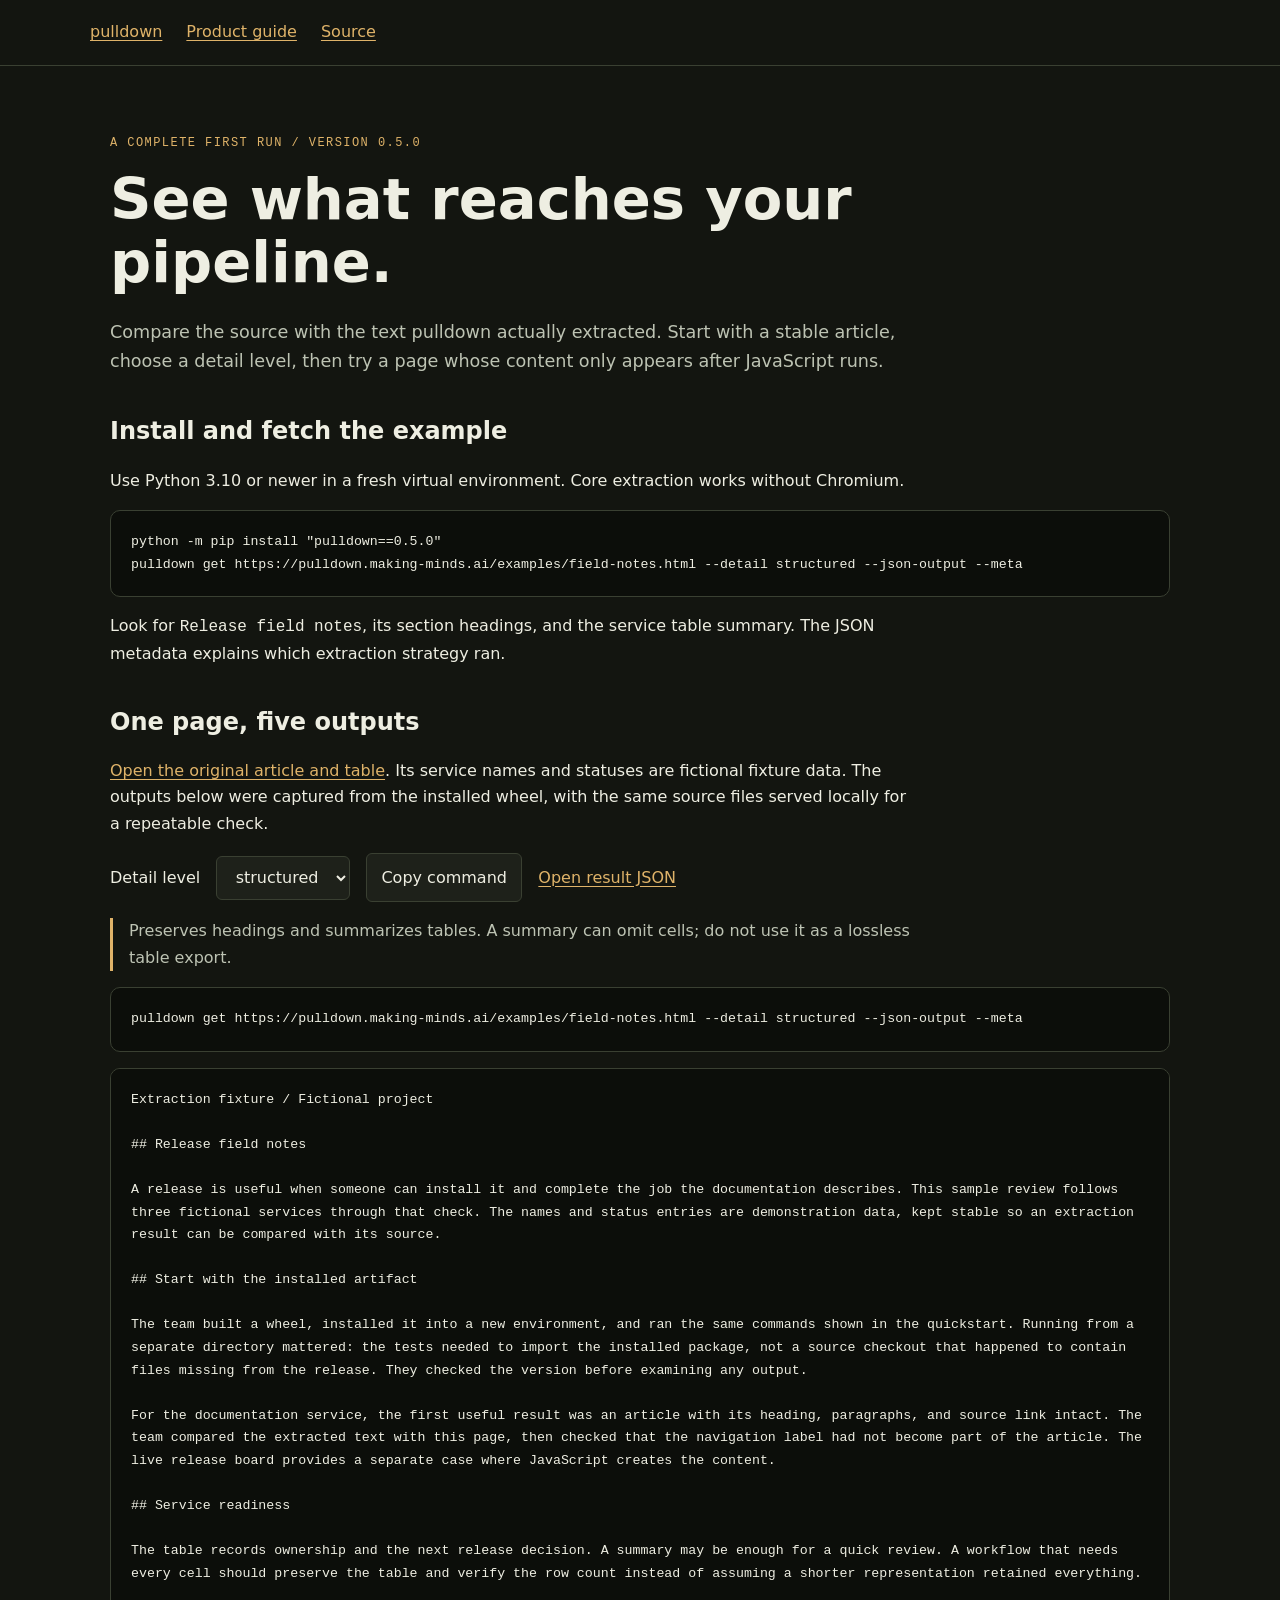
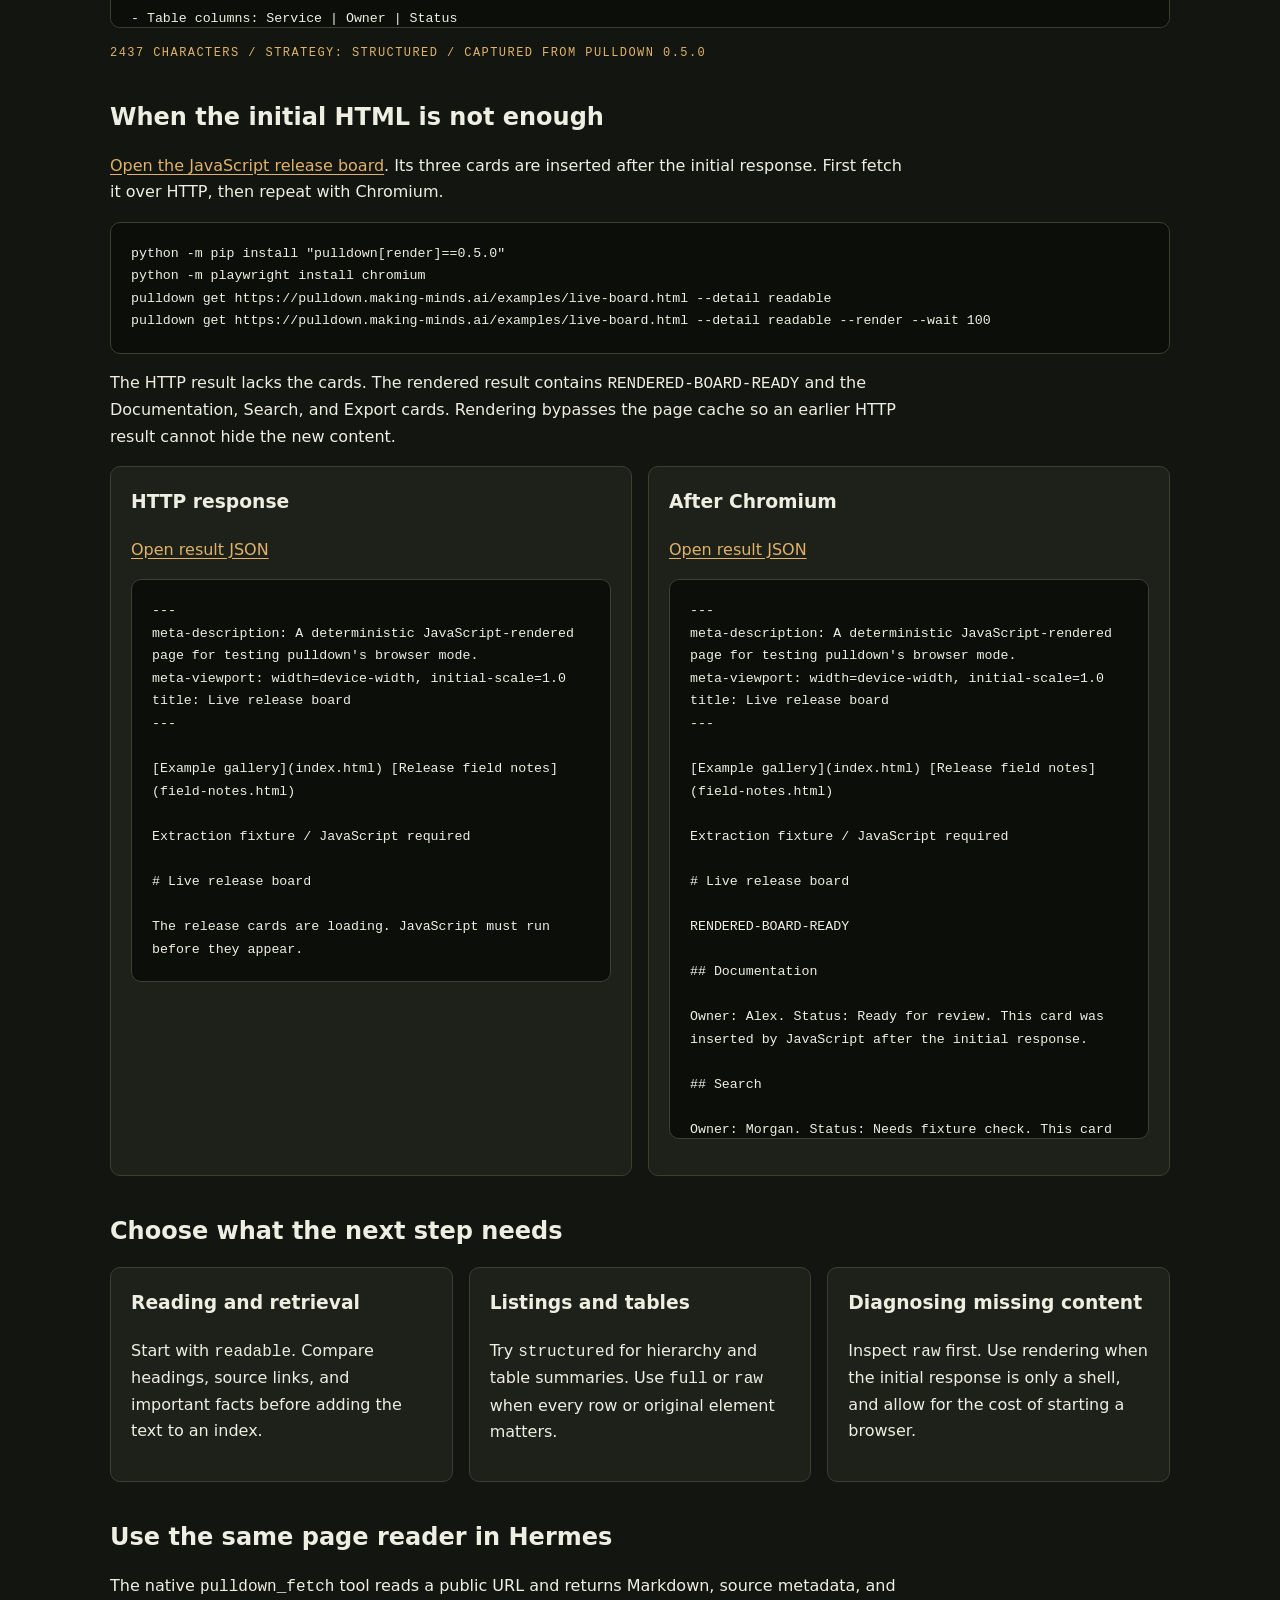
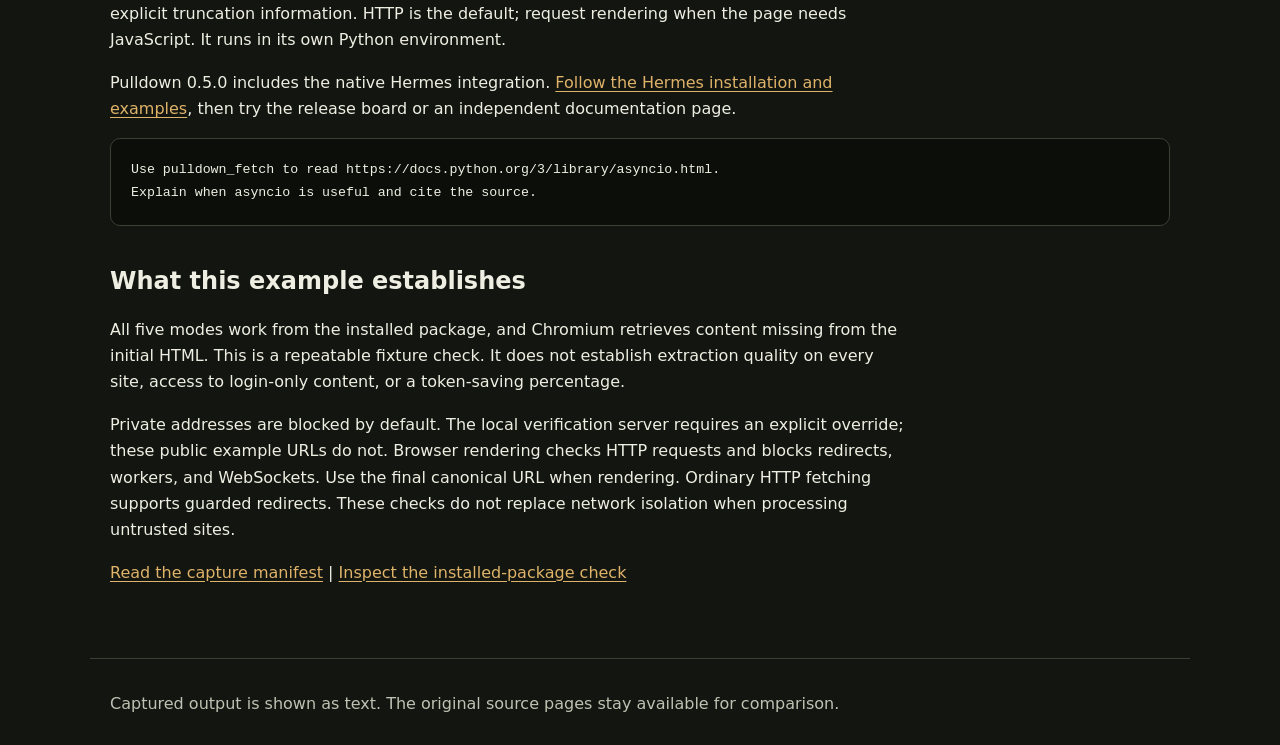
<file: website/examples/index.html>
<!DOCTYPE html>
<html lang="en" data-theme="dark">
<head>
  <meta charset="UTF-8">
  <meta name="viewport" content="width=device-width, initial-scale=1.0">
  <title>Compare real extraction results | pulldown</title>
  <meta name="description" content="Compare the same source page across all five pulldown modes, then see what Chromium adds to a JavaScript page.">
  <link rel="icon" type="image/svg+xml" href="../favicon.svg">
  <link rel="stylesheet" href="examples.css">
</head>
<body>
  <nav aria-label="Main navigation"><a href="../index.html">pulldown</a><a href="https://making-minds.ai/products/pulldown/">Product guide</a><a href="https://github.com/anthony-maio/pulldown">Source</a></nav>
  <main>
    <p class="eyebrow">A complete first run / Version 0.5.0</p>
    <h1>See what reaches your pipeline.</h1>
    <p class="intro">Compare the source with the text pulldown actually extracted. Start with a stable article, choose a detail level, then try a page whose content only appears after JavaScript runs.</p>
    <h2>Install and fetch the example</h2>
    <p>Use Python 3.10 or newer in a fresh virtual environment. Core extraction works without Chromium.</p>
    <pre><code>python -m pip install "pulldown==0.5.0"
pulldown get https://pulldown.making-minds.ai/examples/field-notes.html --detail structured --json-output --meta</code></pre>
    <p>Look for <code>Release field notes</code>, its section headings, and the service table summary. The JSON metadata explains which extraction strategy ran.</p>
    <h2>One page, five outputs</h2>
    <p><a href="field-notes.html" target="_blank" rel="noopener noreferrer">Open the original article and table</a>. Its service names and statuses are fictional fixture data. The outputs below were captured from the installed wheel, with the same source files served locally for a repeatable check.</p>
    <div class="controls"><label for="mode">Detail level</label><select id="mode"><option value="minimal">minimal</option><option value="readable">readable</option><option value="structured" selected>structured</option><option value="full">full</option><option value="raw">raw</option></select><button id="copy-command" type="button">Copy command</button><a id="download-result" href="outputs/field-notes-structured.json">Open result JSON</a></div>
    <p id="mode-note" class="note"></p>
    <pre id="mode-command"><code></code></pre>
    <pre class="output" id="mode-output" aria-label="Captured extraction output" tabindex="0">Loading the captured result...</pre>
    <p id="output-meta" class="eyebrow"></p><p id="copy-status" role="status" aria-live="polite"></p>
    <h2>When the initial HTML is not enough</h2>
    <p><a href="live-board.html" target="_blank" rel="noopener noreferrer">Open the JavaScript release board</a>. Its three cards are inserted after the initial response. First fetch it over HTTP, then repeat with Chromium.</p>
    <pre><code>python -m pip install "pulldown[render]==0.5.0"
python -m playwright install chromium
pulldown get https://pulldown.making-minds.ai/examples/live-board.html --detail readable
pulldown get https://pulldown.making-minds.ai/examples/live-board.html --detail readable --render --wait 100</code></pre>
    <p>The HTTP result lacks the cards. The rendered result contains <code>RENDERED-BOARD-READY</code> and the Documentation, Search, and Export cards. Rendering bypasses the page cache so an earlier HTTP result cannot hide the new content.</p>
    <div class="cards">
      <section class="card"><h3>HTTP response</h3><a href="outputs/live-board-http.json">Open result JSON</a><pre class="output" id="http-output" tabindex="0">Loading...</pre></section>
      <section class="card"><h3>After Chromium</h3><a href="outputs/live-board-rendered.json">Open result JSON</a><pre class="output" id="rendered-output" tabindex="0">Loading...</pre></section>
    </div>
    <h2>Choose what the next step needs</h2>
    <div class="cards"><div class="card"><h3>Reading and retrieval</h3><p>Start with <code>readable</code>. Compare headings, source links, and important facts before adding the text to an index.</p></div><div class="card"><h3>Listings and tables</h3><p>Try <code>structured</code> for hierarchy and table summaries. Use <code>full</code> or <code>raw</code> when every row or original element matters.</p></div><div class="card"><h3>Diagnosing missing content</h3><p>Inspect <code>raw</code> first. Use rendering when the initial response is only a shell, and allow for the cost of starting a browser.</p></div></div>
    <h2>Use the same page reader in Hermes</h2>
    <p>The native <code>pulldown_fetch</code> tool reads a public URL and returns Markdown, source metadata, and explicit truncation information. HTTP is the default; request rendering when the page needs JavaScript. It runs in its own Python environment.</p>
    <p>Pulldown 0.5.0 includes the native Hermes integration. <a href="https://github.com/anthony-maio/pulldown/blob/main/docs/hermes.md">Follow the Hermes installation and examples</a>, then try the release board or an independent documentation page.</p>
    <pre><code>Use pulldown_fetch to read https://docs.python.org/3/library/asyncio.html.
Explain when asyncio is useful and cite the source.</code></pre>
    <h2>What this example establishes</h2>
    <p>All five modes work from the installed package, and Chromium retrieves content missing from the initial HTML. This is a repeatable fixture check. It does not establish extraction quality on every site, access to login-only content, or a token-saving percentage.</p>
    <p>Private addresses are blocked by default. The local verification server requires an explicit override; these public example URLs do not. Browser rendering checks HTTP requests and blocks redirects, workers, and WebSockets. Use the final canonical URL when rendering. Ordinary HTTP fetching supports guarded redirects. These checks do not replace network isolation when processing untrusted sites.</p>
    <p><a href="outputs/manifest.json">Read the capture manifest</a> | <a href="https://github.com/anthony-maio/pulldown/blob/main/scripts/smoke-installed.py">Inspect the installed-package check</a></p>
  </main>
  <footer>Captured output is shown as text. The original source pages stay available for comparison.</footer>
  <script>
    const mode = document.getElementById('mode');
    const notes = {
      minimal: 'Plain text for a small representation. Links and table structure are not preserved.',
      readable: 'The router chooses an extraction strategy for this page. Inspect the metadata along with the content.',
      structured: 'Preserves headings and summarizes tables. A summary can omit cells; do not use it as a lossless table export.',
      full: 'Converts the complete page, including navigation and footer content.',
      raw: 'The original HTML response, shown as text. Use it to inspect what the server returned.'
    };
    let selectedCommand = '';
    async function showMode() {
      const chosen = mode.value;
      selectedCommand = 'pulldown get https://pulldown.making-minds.ai/examples/field-notes.html --detail ' + chosen + ' --json-output --meta';
      document.querySelector('#mode-command code').textContent = selectedCommand;
      document.getElementById('mode-note').textContent = notes[chosen];
      document.getElementById('download-result').href = 'outputs/field-notes-' + chosen + '.json';
      document.getElementById('output-meta').textContent = '';
      try {
        const response = await fetch('outputs/field-notes-' + chosen + '.json');
        if (!response.ok) throw new Error('Result unavailable');
        const result = await response.json();
        if (mode.value !== chosen) return;
        document.getElementById('mode-output').textContent = result.content;
        const strategy = result.meta && result.meta.routing && result.meta.routing.strategy_used;
        document.getElementById('output-meta').textContent = result.content.length + ' characters' + (strategy ? ' / Strategy: ' + strategy : '') + ' / Captured from pulldown 0.5.0';
      } catch (error) {
        if (mode.value === chosen) document.getElementById('mode-output').textContent = 'The capture could not be loaded. Open the result JSON or run the command above.';
      }
    }
    async function showBoard(name, target) {
      try {
        const response = await fetch('outputs/live-board-' + name + '.json');
        if (!response.ok) throw new Error('Result unavailable');
        document.getElementById(target).textContent = (await response.json()).content;
      } catch (error) { document.getElementById(target).textContent = 'Capture unavailable. Run the command above to compare this source.'; }
    }
    mode.addEventListener('change', showMode);
    document.getElementById('copy-command').addEventListener('click', async function () {
      try { await navigator.clipboard.writeText(selectedCommand); document.getElementById('copy-status').textContent = 'Command copied.'; }
      catch (error) { document.getElementById('copy-status').textContent = 'Select and copy the command above.'; }
    });
    showMode(); showBoard('http', 'http-output'); showBoard('rendered', 'rendered-output');
  </script>
</body>
</html>
</file>
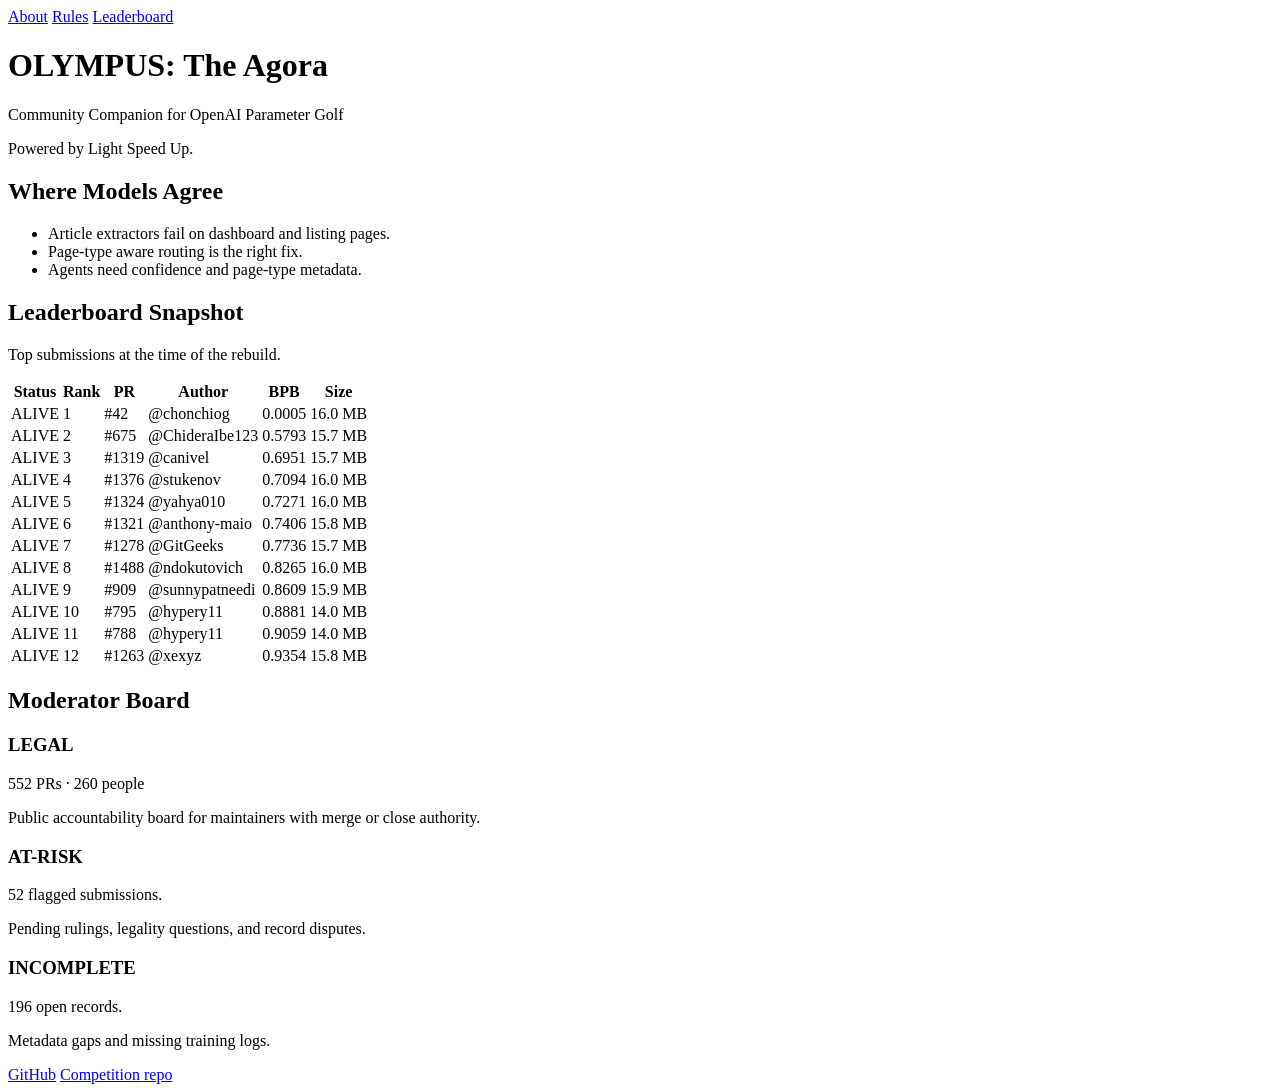
<file: tests/fixtures/parameter_golf_dashboard.html>
<!DOCTYPE html>
<html lang="en">
<head>
    <meta charset="utf-8">
    <title>OLYMPUS: The Agora — Parameter Golf Community Companion</title>
    <meta name="description" content="Community companion dashboard for OpenAI Parameter Golf.">
</head>
<body>
    <nav>
        <a href="/">About</a>
        <a href="/rules">Rules</a>
        <a href="/leaderboard">Leaderboard</a>
    </nav>

    <main id="main-content">
        <header>
            <h1>OLYMPUS: The Agora</h1>
            <p>Community Companion for OpenAI Parameter Golf</p>
            <p>Powered by Light Speed Up.</p>
        </header>

        <section id="status">
            <h2>Where Models Agree</h2>
            <ul>
                <li>Article extractors fail on dashboard and listing pages.</li>
                <li>Page-type aware routing is the right fix.</li>
                <li>Agents need confidence and page-type metadata.</li>
            </ul>
        </section>

        <section id="leaderboard">
            <h2>Leaderboard Snapshot</h2>
            <p>Top submissions at the time of the rebuild.</p>
            <table>
                <thead>
                    <tr>
                        <th>Status</th>
                        <th>Rank</th>
                        <th>PR</th>
                        <th>Author</th>
                        <th>BPB</th>
                        <th>Size</th>
                    </tr>
                </thead>
                <tbody>
                    <tr><td>ALIVE</td><td>1</td><td>#42</td><td>@chonchiog</td><td>0.0005</td><td>16.0 MB</td></tr>
                    <tr><td>ALIVE</td><td>2</td><td>#675</td><td>@ChideraIbe123</td><td>0.5793</td><td>15.7 MB</td></tr>
                    <tr><td>ALIVE</td><td>3</td><td>#1319</td><td>@canivel</td><td>0.6951</td><td>15.7 MB</td></tr>
                    <tr><td>ALIVE</td><td>4</td><td>#1376</td><td>@stukenov</td><td>0.7094</td><td>16.0 MB</td></tr>
                    <tr><td>ALIVE</td><td>5</td><td>#1324</td><td>@yahya010</td><td>0.7271</td><td>16.0 MB</td></tr>
                    <tr><td>ALIVE</td><td>6</td><td>#1321</td><td>@anthony-maio</td><td>0.7406</td><td>15.8 MB</td></tr>
                    <tr><td>ALIVE</td><td>7</td><td>#1278</td><td>@GitGeeks</td><td>0.7736</td><td>15.7 MB</td></tr>
                    <tr><td>ALIVE</td><td>8</td><td>#1488</td><td>@ndokutovich</td><td>0.8265</td><td>16.0 MB</td></tr>
                    <tr><td>ALIVE</td><td>9</td><td>#909</td><td>@sunnypatneedi</td><td>0.8609</td><td>15.9 MB</td></tr>
                    <tr><td>ALIVE</td><td>10</td><td>#795</td><td>@hypery11</td><td>0.8881</td><td>14.0 MB</td></tr>
                    <tr><td>ALIVE</td><td>11</td><td>#788</td><td>@hypery11</td><td>0.9059</td><td>14.0 MB</td></tr>
                    <tr><td>ALIVE</td><td>12</td><td>#1263</td><td>@xexyz</td><td>0.9354</td><td>15.8 MB</td></tr>
                </tbody>
            </table>
        </section>

        <section id="moderation">
            <h2>Moderator Board</h2>
            <div class="card-grid">
                <article>
                    <h3>LEGAL</h3>
                    <p>552 PRs · 260 people</p>
                    <p>Public accountability board for maintainers with merge or close authority.</p>
                </article>
                <article>
                    <h3>AT-RISK</h3>
                    <p>52 flagged submissions.</p>
                    <p>Pending rulings, legality questions, and record disputes.</p>
                </article>
                <article>
                    <h3>INCOMPLETE</h3>
                    <p>196 open records.</p>
                    <p>Metadata gaps and missing training logs.</p>
                </article>
            </div>
        </section>
    </main>

    <footer>
        <a href="https://github.com/MatoTeziTanka/parameter-golf">GitHub</a>
        <a href="https://github.com/openai/parameter-golf">Competition repo</a>
    </footer>
</body>
</html>
</file>
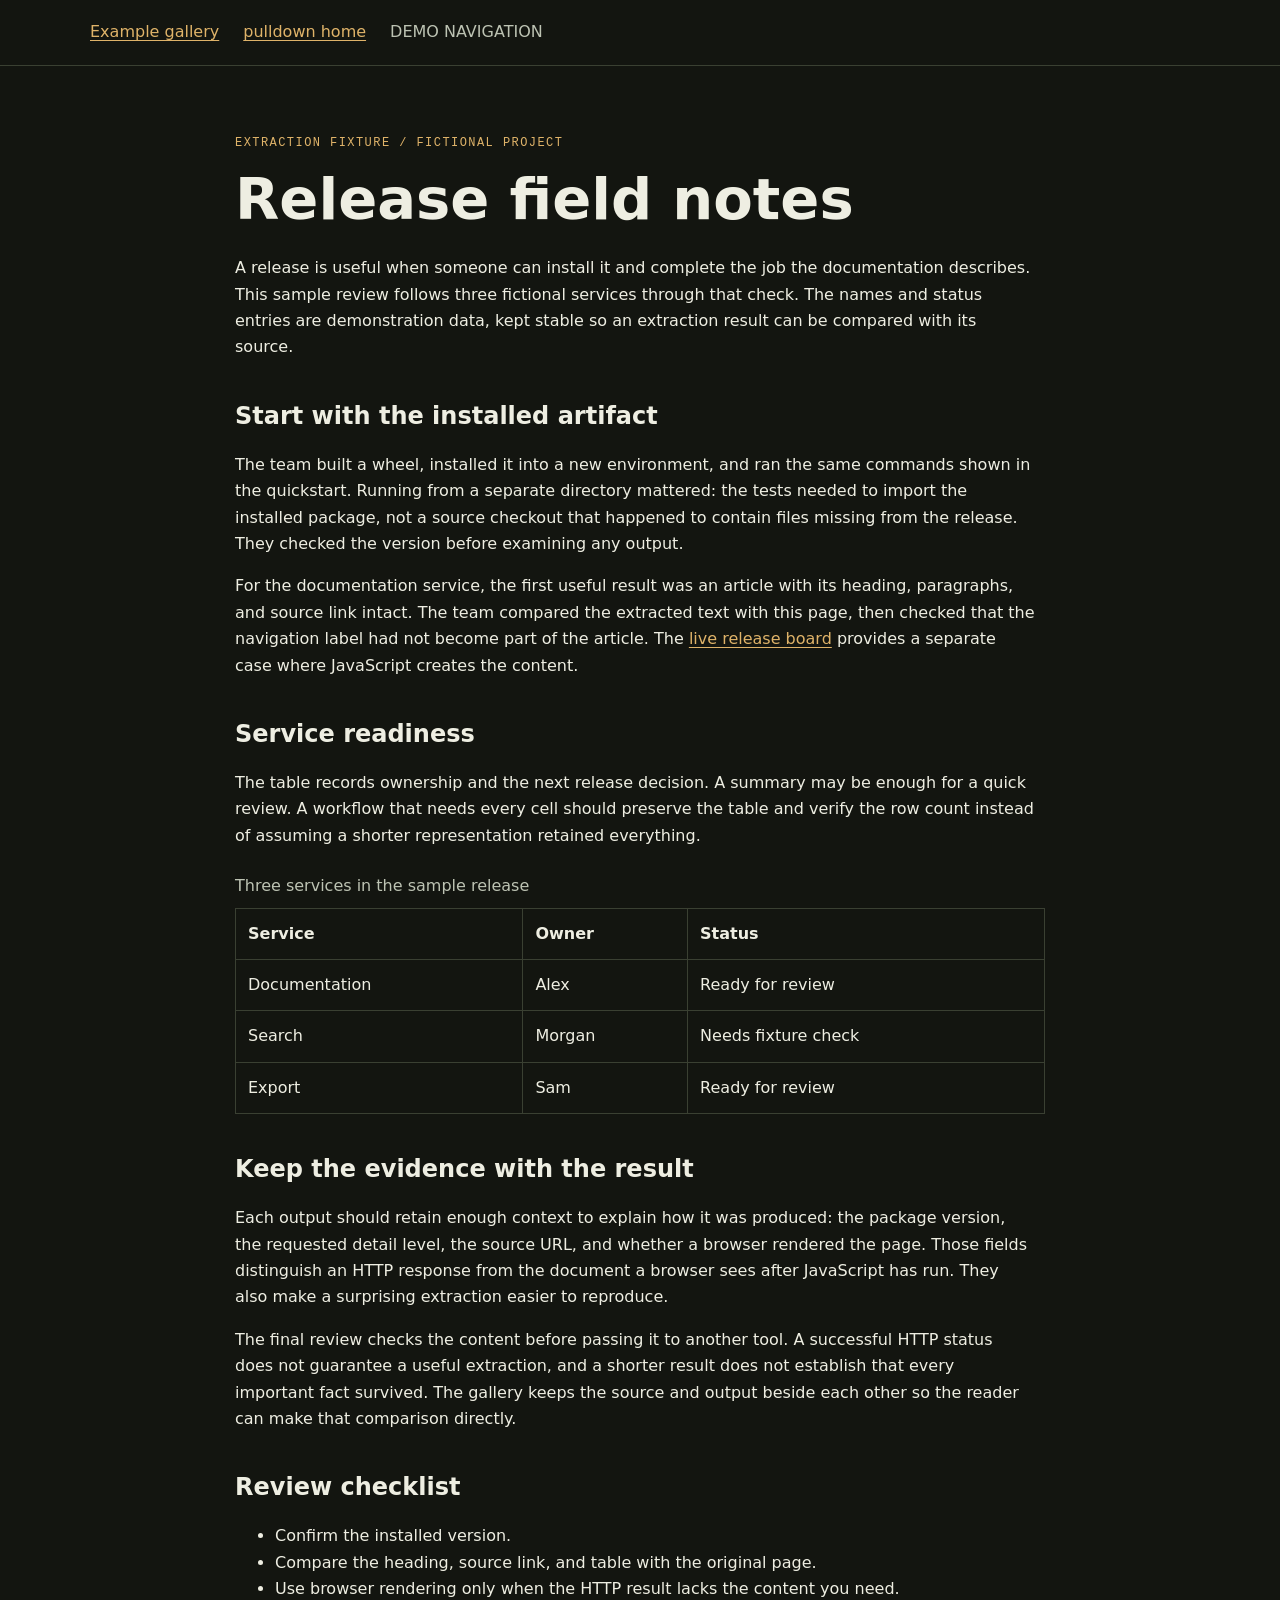
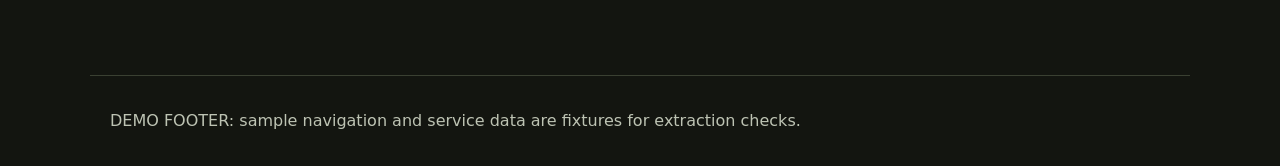
<file: website/examples/field-notes.html>
<!DOCTYPE html>
<html lang="en">
<head>
  <meta charset="UTF-8">
  <meta name="viewport" content="width=device-width, initial-scale=1.0">
  <title>Release field notes</title>
  <meta name="description" content="A fictional release review used to compare pulldown extraction modes.">
  <link rel="icon" type="image/svg+xml" href="../favicon.svg">
  <link rel="stylesheet" href="examples.css">
</head>
<body class="source-page">
  <nav aria-label="Sample navigation"><a href="index.html">Example gallery</a> <a href="../index.html">pulldown home</a> <span>DEMO NAVIGATION</span></nav>
  <main>
    <article>
      <header><p class="eyebrow">Extraction fixture / Fictional project</p><h1>Release field notes</h1></header>
      <p>A release is useful when someone can install it and complete the job the documentation describes. This sample review follows three fictional services through that check. The names and status entries are demonstration data, kept stable so an extraction result can be compared with its source.</p>
      <h2>Start with the installed artifact</h2>
      <p>The team built a wheel, installed it into a new environment, and ran the same commands shown in the quickstart. Running from a separate directory mattered: the tests needed to import the installed package, not a source checkout that happened to contain files missing from the release. They checked the version before examining any output.</p>
      <p>For the documentation service, the first useful result was an article with its heading, paragraphs, and source link intact. The team compared the extracted text with this page, then checked that the navigation label had not become part of the article. The <a href="https://pulldown.making-minds.ai/examples/live-board.html">live release board</a> provides a separate case where JavaScript creates the content.</p>
      <h2>Service readiness</h2>
      <p>The table records ownership and the next release decision. A summary may be enough for a quick review. A workflow that needs every cell should preserve the table and verify the row count instead of assuming a shorter representation retained everything.</p>
      <table>
        <caption>Three services in the sample release</caption>
        <thead><tr><th>Service</th><th>Owner</th><th>Status</th></tr></thead>
        <tbody>
          <tr><td>Documentation</td><td>Alex</td><td>Ready for review</td></tr>
          <tr><td>Search</td><td>Morgan</td><td>Needs fixture check</td></tr>
          <tr><td>Export</td><td>Sam</td><td>Ready for review</td></tr>
        </tbody>
      </table>
      <h2>Keep the evidence with the result</h2>
      <p>Each output should retain enough context to explain how it was produced: the package version, the requested detail level, the source URL, and whether a browser rendered the page. Those fields distinguish an HTTP response from the document a browser sees after JavaScript has run. They also make a surprising extraction easier to reproduce.</p>
      <p>The final review checks the content before passing it to another tool. A successful HTTP status does not guarantee a useful extraction, and a shorter result does not establish that every important fact survived. The gallery keeps the source and output beside each other so the reader can make that comparison directly.</p>
      <h2>Review checklist</h2>
      <ul><li>Confirm the installed version.</li><li>Compare the heading, source link, and table with the original page.</li><li>Use browser rendering only when the HTTP result lacks the content you need.</li></ul>
    </article>
  </main>
  <footer>DEMO FOOTER: sample navigation and service data are fixtures for extraction checks.</footer>
</body>
</html>
</file>
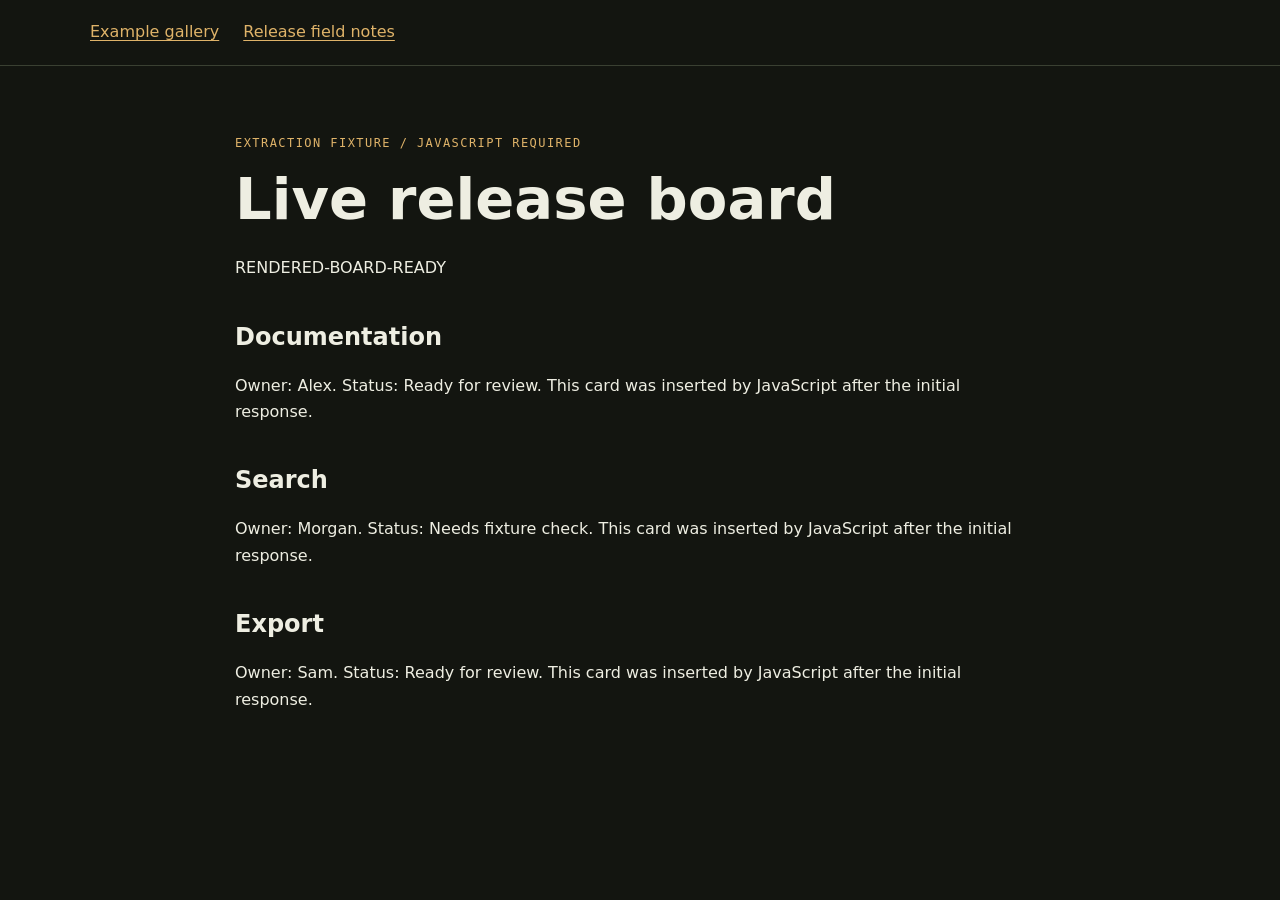
<file: website/examples/live-board.html>
<!DOCTYPE html>
<html lang="en">
<head>
  <meta charset="UTF-8">
  <meta name="viewport" content="width=device-width, initial-scale=1.0">
  <title>Live release board</title>
  <meta name="description" content="A deterministic JavaScript-rendered page for testing pulldown's browser mode.">
  <link rel="icon" type="image/svg+xml" href="../favicon.svg">
  <link rel="stylesheet" href="examples.css">
</head>
<body class="source-page">
  <nav aria-label="Sample navigation"><a href="index.html">Example gallery</a> <a href="field-notes.html">Release field notes</a></nav>
  <main><p class="eyebrow">Extraction fixture / JavaScript required</p><h1>Live release board</h1><div id="board"><p>The release cards are loading. JavaScript must run before they appear.</p></div><noscript>This fixture requires JavaScript to display its release cards.</noscript></main>
  <script>
    setTimeout(function () {
      var board = document.getElementById('board');
      var releases = [
        { name: 'Documentation', owner: 'Alex', status: 'Ready for review' },
        { name: 'Search', owner: 'Morgan', status: 'Needs fixture check' },
        { name: 'Export', owner: 'Sam', status: 'Ready for review' }
      ];
      var marker = document.createElement('p');
      marker.textContent = 'RENDERED-BOARD-READY';
      board.replaceChildren(marker);
      releases.forEach(function (release) {
        var article = document.createElement('article');
        var title = document.createElement('h2');
        title.textContent = release.name;
        var body = document.createElement('p');
        body.textContent = 'Owner: ' + release.owner + '. Status: ' + release.status + '. This card was inserted by JavaScript after the initial response.';
        article.append(title, body);
        board.append(article);
      });
    }, 200);
  </script>
</body>
</html>
</file>
<file: docs/style.css>
/* ============================================================
   DESIGN TOKENS
   ============================================================ */
:root {
  /* Type scale */
  --text-xs:   clamp(0.75rem,  0.7rem  + 0.25vw, 0.875rem);
  --text-sm:   clamp(0.875rem, 0.8rem  + 0.35vw, 1rem);
  --text-base: clamp(0.9375rem, 0.85rem + 0.45vw, 1.0625rem);
  --text-lg:   clamp(1.125rem, 0.95rem + 0.85vw, 1.5rem);
  --text-xl:   clamp(1.5rem,   1rem    + 1.5vw,  2.25rem);
  --text-2xl:  clamp(2rem,     1.2rem  + 2.5vw,  3.5rem);
  --text-3xl:  clamp(2.5rem,   1rem    + 4vw,    5rem);

  /* Spacing */
  --space-1:  0.25rem;
  --space-2:  0.5rem;
  --space-3:  0.75rem;
  --space-4:  1rem;
  --space-5:  1.25rem;
  --space-6:  1.5rem;
  --space-8:  2rem;
  --space-10: 2.5rem;
  --space-12: 3rem;
  --space-16: 4rem;
  --space-20: 5rem;
  --space-24: 6rem;
  --space-32: 8rem;

  /* Radius */
  --radius-sm: 0.25rem;
  --radius-md: 0.5rem;
  --radius-lg: 0.75rem;
  --radius-xl: 1rem;
  --radius-full: 9999px;

  /* Transitions */
  --ease: cubic-bezier(0.16, 1, 0.3, 1);
  --transition: 180ms cubic-bezier(0.16, 1, 0.3, 1);

  /* Content widths */
  --content-narrow: 640px;
  --content-default: 800px;
  --content-wide: 1100px;

  /* Fonts */
  --font-body: 'Inter', system-ui, sans-serif;
  --font-mono: 'JetBrains Mono', 'Fira Code', monospace;
}

/* Dark theme (primary) */
[data-theme="dark"], :root {
  --color-bg:              #0a0a0f;
  --color-surface:         #0f0f15;
  --color-surface-2:       #141420;
  --color-surface-offset:  #1a1a28;
  --color-surface-code:    #0d0d14;
  --color-divider:         #1e1e2e;
  --color-border:          rgba(255,255,255,0.07);
  --color-border-subtle:   rgba(255,255,255,0.04);

  --color-text:            #e8e8ed;
  --color-text-muted:      #8e8ea0;
  --color-text-faint:      #4a4a5a;

  --color-accent:          #d4a853;
  --color-accent-hover:    #e0b86a;
  --color-accent-glow:     rgba(212, 168, 83, 0.15);
  --color-accent-subtle:   rgba(212, 168, 83, 0.08);

  --color-success:         #4ade80;
  --color-error:           #f87171;

  --shadow-sm: 0 1px 3px rgba(0,0,0,0.4);
  --shadow-md: 0 4px 16px rgba(0,0,0,0.5);
  --shadow-lg: 0 12px 40px rgba(0,0,0,0.6);
}

/* Light theme */
[data-theme="light"] {
  --color-bg:              #f8f8fb;
  --color-surface:         #ffffff;
  --color-surface-2:       #f3f3f8;
  --color-surface-offset:  #ebebf3;
  --color-surface-code:    #f0f0f6;
  --color-divider:         #e4e4ee;
  --color-border:          rgba(0,0,0,0.08);
  --color-border-subtle:   rgba(0,0,0,0.04);

  --color-text:            #18181f;
  --color-text-muted:      #6b6b7a;
  --color-text-faint:      #b0b0be;

  --color-accent:          #b5851e;
  --color-accent-hover:    #9a6e10;
  --color-accent-glow:     rgba(181, 133, 30, 0.12);
  --color-accent-subtle:   rgba(181, 133, 30, 0.06);

  --color-success:         #16a34a;
  --color-error:           #dc2626;

  --shadow-sm: 0 1px 3px rgba(0,0,0,0.06);
  --shadow-md: 0 4px 16px rgba(0,0,0,0.08);
  --shadow-lg: 0 12px 40px rgba(0,0,0,0.12);
}

/* ============================================================
   BASE RESET
   ============================================================ */
*, *::before, *::after { box-sizing: border-box; margin: 0; padding: 0; }

html {
  -moz-text-size-adjust: none;
  -webkit-text-size-adjust: none;
  text-size-adjust: none;
  -webkit-font-smoothing: antialiased;
  -moz-osx-font-smoothing: grayscale;
  text-rendering: optimizeLegibility;
  scroll-behavior: smooth;
  scroll-padding-top: var(--space-20);
}

body {
  min-height: 100dvh;
  font-family: var(--font-body);
  font-size: var(--text-sm);
  line-height: 1.65;
  color: var(--color-text);
  background-color: var(--color-bg);
  transition: background-color 0.3s var(--ease), color 0.3s var(--ease);
}

img, picture, video, canvas, svg { display: block; max-width: 100%; }
ul[role="list"], ol[role="list"] { list-style: none; }
input, button, textarea, select { font: inherit; color: inherit; }
h1, h2, h3, h4, h5, h6 { text-wrap: balance; line-height: 1.2; }
p, li { text-wrap: pretty; max-width: 68ch; }
button { cursor: pointer; background: none; border: none; }
table { border-collapse: collapse; width: 100%; }
a { color: inherit; text-decoration: none; }

::selection {
  background: var(--color-accent-glow);
  color: var(--color-text);
}

:focus-visible {
  outline: 2px solid var(--color-accent);
  outline-offset: 3px;
  border-radius: var(--radius-sm);
}

@media (prefers-reduced-motion: reduce) {
  *, *::before, *::after {
    animation-duration: 0.01ms !important;
    animation-iteration-count: 1 !important;
    transition-duration: 0.01ms !important;
  }
}

.sr-only {
  position: absolute; width: 1px; height: 1px; padding: 0; margin: -1px;
  overflow: hidden; clip: rect(0,0,0,0); white-space: nowrap; border-width: 0;
}

/* ============================================================
   SKIP LINK
   ============================================================ */
.skip-link {
  position: absolute;
  top: -100%;
  left: var(--space-4);
  padding: var(--space-2) var(--space-4);
  background: var(--color-accent);
  color: #0a0a0f;
  font-size: var(--text-xs);
  font-weight: 600;
  border-radius: 0 0 var(--radius-md) var(--radius-md);
  z-index: 999;
  transition: top var(--transition);
}
.skip-link:focus { top: 0; }

/* ============================================================
   LAYOUT
   ============================================================ */
.container {
  max-width: var(--content-default);
  margin-inline: auto;
  padding-inline: clamp(var(--space-4), 5vw, var(--space-8));
}

.container--wide {
  max-width: var(--content-wide);
  margin-inline: auto;
  padding-inline: clamp(var(--space-4), 5vw, var(--space-8));
}

section {
  padding-block: clamp(var(--space-16), 10vw, var(--space-32));
}

/* ============================================================
   NAVIGATION
   ============================================================ */
.nav {
  position: sticky;
  top: 0;
  z-index: 100;
  padding-block: var(--space-4);
  background: oklch(from var(--color-bg) l c h / 0.88);
  backdrop-filter: blur(16px);
  -webkit-backdrop-filter: blur(16px);
  border-bottom: 1px solid var(--color-border-subtle);
  transition: box-shadow 0.3s var(--ease);
}

.nav--scrolled { box-shadow: var(--shadow-sm); }

.nav-inner {
  display: flex;
  align-items: center;
  justify-content: space-between;
  gap: var(--space-8);
}

.nav-parent {
  font-size: 0.7rem;
  color: inherit;
  opacity: 0.4;
  text-decoration: none;
  margin-right: 0.75rem;
  white-space: nowrap;
  transition: opacity 0.2s;
  letter-spacing: 0.02em;
}
.nav-parent:hover { opacity: 0.7; }
.nav-parent-sep { opacity: 0.4; margin-left: 0.25rem; }

.nav-logo {
  display: flex;
  align-items: center;
  gap: var(--space-3);
  font-size: var(--text-sm);
  font-weight: 600;
  letter-spacing: -0.01em;
  color: var(--color-text);
  transition: opacity var(--transition);
}
.nav-logo:hover { opacity: 0.8; }

.nav-logo-mark {
  width: 28px;
  height: 28px;
  flex-shrink: 0;
}

.nav-links {
  display: flex;
  align-items: center;
  gap: var(--space-6);
  list-style: none;
}

.nav-links a {
  font-size: var(--text-xs);
  color: var(--color-text-muted);
  transition: color var(--transition);
  letter-spacing: 0.01em;
}
.nav-links a:hover { color: var(--color-text); }

.nav-actions {
  display: flex;
  align-items: center;
  gap: var(--space-3);
}

.btn {
  display: inline-flex;
  align-items: center;
  gap: var(--space-2);
  font-size: var(--text-xs);
  font-weight: 500;
  padding: var(--space-2) var(--space-4);
  border-radius: var(--radius-md);
  transition: all var(--transition);
  white-space: nowrap;
}

.btn-primary {
  background: var(--color-accent);
  color: #0a0a0f;
  font-weight: 600;
}
.btn-primary:hover {
  background: var(--color-accent-hover);
  box-shadow: 0 0 20px var(--color-accent-glow);
}

.btn-ghost {
  border: 1px solid var(--color-border);
  color: var(--color-text-muted);
}
.btn-ghost:hover {
  border-color: var(--color-accent);
  color: var(--color-accent);
}

.theme-toggle {
  width: 36px;
  height: 36px;
  display: flex;
  align-items: center;
  justify-content: center;
  border-radius: var(--radius-md);
  color: var(--color-text-muted);
  border: 1px solid var(--color-border);
  transition: all var(--transition);
}
.theme-toggle:hover {
  color: var(--color-text);
  background: var(--color-surface);
}

.nav-mobile-toggle {
  display: none;
  width: 36px;
  height: 36px;
  align-items: center;
  justify-content: center;
  border-radius: var(--radius-md);
  color: var(--color-text-muted);
  border: 1px solid var(--color-border);
}

@media (max-width: 768px) {
  .nav-inner { flex-wrap: wrap; gap: var(--space-4); }
  .nav-actions { margin-left: auto; }
  .nav-links {
    display: none;
    order: 3;
    width: 100%;
    flex-direction: column;
    align-items: flex-start;
    gap: var(--space-3);
    padding: var(--space-4);
    border: 1px solid var(--color-border);
    border-radius: var(--radius-lg);
    background: var(--color-surface);
    box-shadow: var(--shadow-md);
  }
  .nav-links.nav-links--open { display: flex; }
  .nav-mobile-toggle { display: flex; }
  .btn-primary { display: none; }
}

/* ============================================================
   HERO
   ============================================================ */
.hero {
  padding-block: clamp(var(--space-20), 14vw, var(--space-32));
  position: relative;
  overflow: hidden;
}

.hero::before {
  content: '';
  position: absolute;
  inset: 0;
  background: radial-gradient(ellipse 80% 60% at 50% -10%,
    rgba(212, 168, 83, 0.07) 0%,
    transparent 60%);
  pointer-events: none;
}

.hero-inner {
  display: grid;
  grid-template-columns: 1fr 1fr;
  gap: var(--space-16);
  align-items: center;
}

.hero-content { position: relative; z-index: 1; }

.hero-overline {
  display: inline-flex;
  align-items: center;
  gap: var(--space-2);
  font-family: var(--font-mono);
  font-size: var(--text-xs);
  color: var(--color-accent);
  letter-spacing: 0.08em;
  text-transform: uppercase;
  margin-bottom: var(--space-6);
}
.hero-overline::before {
  content: '';
  width: 24px;
  height: 1px;
  background: var(--color-accent);
}

.hero-title {
  font-size: var(--text-3xl);
  font-weight: 700;
  letter-spacing: -0.03em;
  line-height: 1.0;
  margin-bottom: var(--space-5);
  color: var(--color-text);
}

.hero-tagline {
  font-size: var(--text-lg);
  font-weight: 600;
  color: var(--color-text);
  margin-bottom: var(--space-4);
  line-height: 1.3;
  letter-spacing: -0.015em;
}

.hero-sub {
  font-size: var(--text-sm);
  color: var(--color-text-muted);
  line-height: 1.7;
  margin-bottom: var(--space-8);
  max-width: 48ch;
}

.hero-actions {
  display: flex;
  gap: var(--space-3);
  flex-wrap: wrap;
}
.hero-actions .btn {
  font-size: var(--text-sm);
  padding: var(--space-3) var(--space-6);
  border-radius: var(--radius-lg);
}

.hero-illustration {
  position: relative;
  display: flex;
  align-items: center;
  justify-content: center;
}

@media (max-width: 768px) {
  .hero-inner {
    grid-template-columns: 1fr;
    gap: var(--space-12);
  }
  .hero-illustration {
    order: -1;
    max-width: 320px;
    margin-inline: auto;
  }
}

/* ============================================================
   SECTION LABELS
   ============================================================ */
.section-label {
  font-family: var(--font-mono);
  font-size: var(--text-xs);
  color: var(--color-accent);
  letter-spacing: 0.1em;
  text-transform: uppercase;
  margin-bottom: var(--space-4);
  display: flex;
  align-items: center;
  gap: var(--space-2);
}
.section-label::before {
  content: '';
  width: 16px;
  height: 1px;
  background: var(--color-accent);
  flex-shrink: 0;
}

/* ============================================================
   FEATURE CARDS
   ============================================================ */
.features-header {
  margin-bottom: var(--space-16);
}

.features-heading {
  font-size: var(--text-xl);
  font-weight: 700;
  letter-spacing: -0.025em;
  margin-bottom: var(--space-4);
}

.features-sub {
  font-size: var(--text-sm);
  color: var(--color-text-muted);
  max-width: 55ch;
  line-height: 1.7;
}

.feature-grid {
  display: flex;
  flex-direction: column;
  gap: var(--space-6);
}

.feature-card {
  background: var(--color-surface);
  border: 1px solid var(--color-border);
  border-radius: var(--radius-xl);
  overflow: hidden;
  display: grid;
  grid-template-columns: 1fr 360px;
  opacity: 1;
  transition: opacity 0.6s var(--ease), border-color 0.18s var(--ease), box-shadow 0.18s var(--ease);
}

.feature-card.reveal-pending { opacity: 0; }
.feature-card.visible { opacity: 1; }

.feature-card:hover {
  border-color: rgba(212, 168, 83, 0.25);
  box-shadow: 0 8px 32px rgba(0,0,0,0.3), 0 0 0 1px rgba(212,168,83,0.1);
}

.feature-card-body {
  padding: clamp(var(--space-6), 4vw, var(--space-8));
  border-right: 1px solid var(--color-border-subtle);
}

.feature-number {
  font-family: var(--font-mono);
  font-size: var(--text-xs);
  color: var(--color-accent);
  letter-spacing: 0.08em;
  margin-bottom: var(--space-3);
  display: flex;
  align-items: center;
  gap: var(--space-2);
}
.feature-number::before {
  content: '';
  width: 12px;
  height: 1px;
  background: var(--color-accent);
}

.feature-name {
  font-size: var(--text-lg);
  font-weight: 700;
  letter-spacing: -0.02em;
  margin-bottom: var(--space-3);
  color: var(--color-text);
}

.feature-desc {
  font-size: var(--text-xs);
  color: var(--color-text-muted);
  line-height: 1.75;
  max-width: 56ch;
}

.feature-desc strong {
  color: var(--color-text);
  font-weight: 500;
}

.feature-tag {
  display: inline-flex;
  align-items: center;
  gap: var(--space-1);
  font-family: var(--font-mono);
  font-size: 0.65rem;
  color: var(--color-accent);
  background: var(--color-accent-subtle);
  border: 1px solid rgba(212,168,83,0.2);
  border-radius: var(--radius-full);
  padding: 2px var(--space-3);
  margin-top: var(--space-4);
}

.feature-visual {
  display: flex;
  align-items: center;
  justify-content: center;
  padding: var(--space-8);
  background: var(--color-surface-code);
  min-height: 200px;
}

@media (max-width: 900px) {
  .feature-card { grid-template-columns: 1fr; }
  .feature-card-body { border-right: none; border-bottom: 1px solid var(--color-border-subtle); }
  .feature-visual { min-height: 160px; }
}

/* ============================================================
   DETAIL LEVELS SECTION
   ============================================================ */
.detail-levels {
  background: var(--color-surface);
  border-top: 1px solid var(--color-border-subtle);
  border-bottom: 1px solid var(--color-border-subtle);
}

.detail-heading {
  font-size: var(--text-xl);
  font-weight: 700;
  letter-spacing: -0.025em;
  margin-bottom: var(--space-4);
}

.detail-sub {
  font-size: var(--text-sm);
  color: var(--color-text-muted);
  max-width: 52ch;
  line-height: 1.7;
  margin-bottom: var(--space-10);
}

.detail-tabs {
  display: flex;
  gap: var(--space-2);
  margin-bottom: var(--space-6);
  border-bottom: 1px solid var(--color-border);
  padding-bottom: 0;
  overflow-x: auto;
}

.detail-tab {
  font-family: var(--font-mono);
  font-size: var(--text-xs);
  color: var(--color-text-faint);
  padding: var(--space-2) var(--space-4);
  border-radius: var(--radius-md) var(--radius-md) 0 0;
  border: 1px solid transparent;
  border-bottom: none;
  cursor: pointer;
  transition: all var(--transition);
  white-space: nowrap;
  letter-spacing: 0.03em;
  position: relative;
  bottom: -1px;
  background: none;
}

.detail-tab:hover { color: var(--color-text-muted); }

.detail-tab.active {
  color: var(--color-accent);
  background: var(--color-surface-code);
  border-color: var(--color-border);
  border-bottom-color: var(--color-surface-code);
}

.detail-panel { display: none; }
.detail-panel.active { display: block; }

.detail-table-wrap {
  overflow-x: auto;
  border: 1px solid var(--color-border);
  border-radius: var(--radius-xl);
  margin-top: var(--space-10);
}

.detail-table {
  width: 100%;
  border-collapse: collapse;
  font-size: var(--text-xs);
}

.detail-table thead { background: var(--color-surface-2); }
.detail-table th {
  padding: var(--space-4) var(--space-5);
  text-align: left;
  font-weight: 600;
  color: var(--color-text);
  white-space: nowrap;
  border-bottom: 1px solid var(--color-border);
}
.detail-table th:first-child { color: var(--color-accent); }
.detail-table td {
  padding: var(--space-4) var(--space-5);
  border-bottom: 1px solid var(--color-border-subtle);
  color: var(--color-text-muted);
  vertical-align: top;
}
.detail-table tr:last-child td { border-bottom: none; }
.detail-table tr:hover td { background: var(--color-surface-offset); }
.detail-table td:first-child {
  font-family: var(--font-mono);
  color: var(--color-accent);
  font-weight: 500;
  white-space: nowrap;
}
.detail-table td:nth-child(2) {
  color: var(--color-text);
  font-weight: 500;
}

/* ============================================================
   QUICK START
   ============================================================ */
.quickstart-heading {
  font-size: var(--text-xl);
  font-weight: 700;
  letter-spacing: -0.025em;
  margin-bottom: var(--space-4);
}

.quickstart-sub {
  font-size: var(--text-sm);
  color: var(--color-text-muted);
  margin-bottom: var(--space-10);
  max-width: 52ch;
  line-height: 1.7;
}

.quickstart-grid {
  display: grid;
  grid-template-columns: 1fr 1fr;
  gap: var(--space-6);
}

.code-block {
  background: var(--color-surface-code);
  border: 1px solid var(--color-border);
  border-radius: var(--radius-lg);
  overflow: hidden;
}

.code-block + .code-block { margin-top: var(--space-5); }

.code-block-header {
  display: flex;
  align-items: center;
  justify-content: space-between;
  padding: var(--space-3) var(--space-4);
  border-bottom: 1px solid var(--color-border);
  background: var(--color-surface-2);
}

.code-block-title {
  font-family: var(--font-mono);
  font-size: var(--text-xs);
  color: var(--color-text-muted);
  letter-spacing: 0.04em;
}

.code-copy {
  font-size: var(--text-xs);
  color: var(--color-text-faint);
  padding: var(--space-1) var(--space-2);
  border-radius: var(--radius-sm);
  transition: all var(--transition);
  border: 1px solid transparent;
}
.code-copy:hover {
  color: var(--color-accent);
  border-color: var(--color-border);
  background: var(--color-surface-offset);
}

.code-block pre,
pre.code-block {
  padding: var(--space-5) var(--space-6);
  overflow-x: auto;
  font-family: var(--font-mono);
  font-size: 0.78rem;
  line-height: 1.7;
  color: var(--color-text);
}

pre.code-block {
  background: var(--color-surface-code);
  border: 1px solid var(--color-border);
  border-radius: var(--radius-lg);
  overflow: hidden;
}

.code-block code .c { color: var(--color-text-faint); font-style: italic; }
.code-block code .s { color: #9ece6a; }
.code-block code .k { color: #bb9af7; }
.code-block code .f { color: #7dcfff; }
.code-block code .n { color: #e0af68; }
.code-block code .p { color: #89ddff; }
.code-block code .t { color: var(--color-accent); }

@media (max-width: 768px) {
  .quickstart-grid { grid-template-columns: 1fr; }
}

/* ============================================================
   SECURITY SECTION
   ============================================================ */
.security {
  background: var(--color-surface);
  border-top: 1px solid var(--color-border-subtle);
  border-bottom: 1px solid var(--color-border-subtle);
}

.security-heading {
  font-size: var(--text-xl);
  font-weight: 700;
  letter-spacing: -0.025em;
  margin-bottom: var(--space-4);
}

.security-sub {
  font-size: var(--text-sm);
  color: var(--color-text-muted);
  max-width: 52ch;
  line-height: 1.7;
  margin-bottom: var(--space-12);
}

.security-grid {
  display: grid;
  grid-template-columns: repeat(3, 1fr);
  gap: var(--space-6);
}

.security-card {
  background: var(--color-surface-2);
  border: 1px solid var(--color-border);
  border-radius: var(--radius-xl);
  padding: clamp(var(--space-5), 3vw, var(--space-8));
  transition: border-color 0.18s var(--ease), box-shadow 0.18s var(--ease);
}

.security-card:hover {
  border-color: rgba(212, 168, 83, 0.2);
  box-shadow: var(--shadow-md);
}

.security-icon {
  width: 40px;
  height: 40px;
  background: var(--color-accent-subtle);
  border: 1px solid rgba(212,168,83,0.2);
  border-radius: var(--radius-lg);
  display: flex;
  align-items: center;
  justify-content: center;
  margin-bottom: var(--space-5);
  color: var(--color-accent);
}

.security-name {
  font-size: var(--text-base);
  font-weight: 700;
  letter-spacing: -0.01em;
  margin-bottom: var(--space-3);
}

.security-desc {
  font-size: var(--text-xs);
  color: var(--color-text-muted);
  line-height: 1.75;
  max-width: 36ch;
}

.security-detail {
  font-family: var(--font-mono);
  font-size: 0.68rem;
  color: var(--color-accent);
  margin-top: var(--space-4);
  display: flex;
  align-items: center;
  gap: var(--space-2);
}
.security-detail::before {
  content: '';
  width: 8px;
  height: 1px;
  background: var(--color-accent);
  flex-shrink: 0;
}

@media (max-width: 768px) {
  .security-grid { grid-template-columns: 1fr; }
}
@media (min-width: 481px) and (max-width: 768px) {
  .security-grid { grid-template-columns: repeat(2, 1fr); }
}

/* ============================================================
   INTEGRATIONS SECTION
   ============================================================ */
.integrations-heading {
  font-size: var(--text-xl);
  font-weight: 700;
  letter-spacing: -0.025em;
  margin-bottom: var(--space-4);
}

.integrations-sub {
  font-size: var(--text-sm);
  color: var(--color-text-muted);
  max-width: 52ch;
  line-height: 1.7;
  margin-bottom: var(--space-12);
}

.integrations-grid {
  display: grid;
  grid-template-columns: repeat(3, 1fr);
  gap: var(--space-6);
}

.integration-panel {
  background: var(--color-surface);
  border: 1px solid var(--color-border);
  border-radius: var(--radius-xl);
  overflow: hidden;
  transition: border-color 0.18s var(--ease);
}

.integration-panel:hover {
  border-color: rgba(212, 168, 83, 0.2);
}

.integration-header {
  padding: var(--space-5) var(--space-6);
  border-bottom: 1px solid var(--color-border);
  display: flex;
  align-items: center;
  gap: var(--space-3);
}

.integration-icon {
  width: 32px;
  height: 32px;
  background: var(--color-accent-subtle);
  border-radius: var(--radius-md);
  display: flex;
  align-items: center;
  justify-content: center;
  color: var(--color-accent);
  flex-shrink: 0;
}

.integration-title {
  font-size: var(--text-sm);
  font-weight: 700;
  letter-spacing: -0.01em;
}

.integration-badge {
  font-family: var(--font-mono);
  font-size: 0.6rem;
  letter-spacing: 0.08em;
  text-transform: uppercase;
  padding: 2px var(--space-2);
  border-radius: var(--radius-full);
  background: var(--color-accent-subtle);
  color: var(--color-accent);
  border: 1px solid rgba(212,168,83,0.2);
  margin-left: auto;
}

.integration-panel .code-block {
  border: none;
  border-radius: 0;
}
.integration-panel .code-block-header {
  border-radius: 0;
}

@media (max-width: 900px) {
  .integrations-grid { grid-template-columns: 1fr; }
}

/* ============================================================
   COMPARISON TABLE
   ============================================================ */
.compare-section {
  background: var(--color-surface);
  border-top: 1px solid var(--color-border-subtle);
  border-bottom: 1px solid var(--color-border-subtle);
}

.compare-heading {
  font-size: var(--text-xl);
  font-weight: 700;
  letter-spacing: -0.025em;
  margin-bottom: var(--space-4);
}

.compare-sub {
  font-size: var(--text-sm);
  color: var(--color-text-muted);
  max-width: 52ch;
  line-height: 1.7;
  margin-bottom: var(--space-10);
}

.table-wrap {
  overflow-x: auto;
  border: 1px solid var(--color-border);
  border-radius: var(--radius-xl);
}

.compare-table {
  width: 100%;
  border-collapse: collapse;
  font-size: var(--text-xs);
}

.compare-table thead { background: var(--color-surface-2); }

.compare-table th {
  padding: var(--space-4) var(--space-5);
  text-align: left;
  font-weight: 600;
  color: var(--color-text);
  white-space: nowrap;
  border-bottom: 1px solid var(--color-border);
  letter-spacing: -0.01em;
}

.compare-table th.col-pulldown { color: var(--color-accent); }
.compare-table th:first-child { width: 220px; }

.compare-table td {
  padding: var(--space-4) var(--space-5);
  border-bottom: 1px solid var(--color-border-subtle);
  color: var(--color-text-muted);
  vertical-align: middle;
}

.compare-table tr:last-child td { border-bottom: none; }
.compare-table tr:hover td { background: var(--color-surface-offset); }

.compare-table td:first-child {
  color: var(--color-text);
  font-weight: 500;
  font-size: var(--text-xs);
}

.check { color: var(--color-success); font-size: 1rem; display: inline-block; }
.cross { color: var(--color-text-faint); font-size: 1rem; display: inline-block; }
.partial { color: var(--color-accent); font-size: var(--text-xs); font-style: italic; }

/* ============================================================
   FOOTER
   ============================================================ */
.footer {
  padding-block: var(--space-16) var(--space-12);
  border-top: 1px solid var(--color-border-subtle);
}

.footer-inner {
  display: flex;
  align-items: flex-start;
  justify-content: space-between;
  gap: var(--space-8);
  flex-wrap: wrap;
}

.footer-brand {
  display: flex;
  flex-direction: column;
  gap: var(--space-3);
}

.footer-logo {
  display: flex;
  align-items: center;
  gap: var(--space-3);
  font-size: var(--text-sm);
  font-weight: 600;
  letter-spacing: -0.01em;
  margin-bottom: var(--space-2);
}

.footer-desc {
  font-size: var(--text-xs);
  color: var(--color-text-muted);
  max-width: 30ch;
  line-height: 1.6;
}

.footer-creator {
  font-size: var(--text-xs);
  color: var(--color-text-faint);
  margin-top: var(--space-2);
}

.footer-links {
  display: flex;
  flex-direction: column;
  gap: var(--space-2);
}

.footer-links-heading {
  font-family: var(--font-mono);
  font-size: 0.65rem;
  text-transform: uppercase;
  letter-spacing: 0.1em;
  color: var(--color-text-faint);
  margin-bottom: var(--space-2);
}

.footer-links a {
  font-size: var(--text-xs);
  color: var(--color-text-muted);
  transition: color var(--transition);
  display: flex;
  align-items: center;
  gap: var(--space-2);
}
.footer-links a:hover { color: var(--color-accent); }

.footer-bottom {
  margin-top: var(--space-12);
  padding-top: var(--space-6);
  border-top: 1px solid var(--color-border-subtle);
  display: flex;
  align-items: center;
  justify-content: space-between;
  flex-wrap: wrap;
  gap: var(--space-4);
}

.footer-bottom-text {
  font-size: var(--text-xs);
  color: var(--color-text-faint);
}

.footer-bottom-text a {
  color: var(--color-text-muted);
  transition: color var(--transition);
}
.footer-bottom-text a:hover { color: var(--color-accent); }

/* ============================================================
   HERO EXTRAS (flat-layout hero variant)
   ============================================================ */
.hero-eyebrow {
  font-family: var(--font-mono);
  font-size: var(--text-xs);
  color: var(--color-accent);
  letter-spacing: 0.08em;
  text-transform: uppercase;
  margin-bottom: var(--space-6);
  display: flex;
  align-items: center;
  gap: var(--space-2);
}
.hero-eyebrow::before {
  content: '';
  width: 20px;
  height: 1px;
  background: var(--color-accent);
}

.hero-headline {
  font-size: var(--text-3xl);
  font-weight: 700;
  letter-spacing: -0.03em;
  line-height: 1.05;
  margin-bottom: var(--space-5);
  color: var(--color-text);
}

.hero-lead {
  font-size: var(--text-lg);
  color: var(--color-text-muted);
  line-height: 1.6;
  margin-bottom: var(--space-8);
  max-width: 56ch;
}

.hero-stats {
  display: flex;
  gap: var(--space-8);
  flex-wrap: wrap;
  margin-top: var(--space-12);
  padding-top: var(--space-8);
  border-top: 1px solid var(--color-border-subtle);
}

.hero-stat {
  display: flex;
  flex-direction: column;
  gap: var(--space-1);
}

.hero-stat strong {
  font-size: var(--text-sm);
  font-weight: 700;
  color: var(--color-text);
  letter-spacing: -0.01em;
}

.hero-stat span {
  font-size: var(--text-xs);
  color: var(--color-text-muted);
}

/* ============================================================
   SECTION SHARED TYPOGRAPHY
   ============================================================ */
.section-headline {
  font-size: var(--text-xl);
  font-weight: 700;
  letter-spacing: -0.025em;
  margin-bottom: var(--space-4);
  color: var(--color-text);
}

.section-intro {
  font-size: var(--text-sm);
  color: var(--color-text-muted);
  max-width: 56ch;
  line-height: 1.75;
  margin-bottom: var(--space-12);
}

/* ============================================================
   CTA ROW
   ============================================================ */
.cta-row {
  display: flex;
  gap: var(--space-4);
  flex-wrap: wrap;
  margin-top: var(--space-10);
}

/* ============================================================
   QUICK START COLUMNS
   ============================================================ */
.quickstart-col {
  display: flex;
  flex-direction: column;
}

.code-label {
  font-family: var(--font-mono);
  font-size: var(--text-xs);
  color: var(--color-text-muted);
  letter-spacing: 0.06em;
  text-transform: uppercase;
  margin-bottom: var(--space-2);
}

.code-block pre {
  padding: var(--space-5) var(--space-6);
  overflow-x: auto;
  font-family: var(--font-mono);
  font-size: 0.78rem;
  line-height: 1.7;
  color: var(--color-text);
}

/* ============================================================
   FOOTER COLUMNS
   ============================================================ */
.footer-cols {
  display: flex;
  gap: var(--space-10);
  flex-wrap: wrap;
}

.footer-col {
  display: flex;
  flex-direction: column;
  gap: var(--space-2);
  min-width: 120px;
}

.footer-col-head {
  font-family: var(--font-mono);
  font-size: 0.65rem;
  text-transform: uppercase;
  letter-spacing: 0.1em;
  color: var(--color-text-faint);
  margin-bottom: var(--space-2);
}

.footer-col a {
  font-size: var(--text-xs);
  color: var(--color-text-muted);
  transition: color var(--transition);
}
.footer-col a:hover { color: var(--color-accent); }

.footer-tagline {
  font-size: var(--text-xs);
  color: var(--color-text-muted);
  max-width: 30ch;
  line-height: 1.6;
}

.footer-bottom-inner {
  display: flex;
  align-items: center;
  justify-content: space-between;
  gap: var(--space-4);
  font-size: var(--text-xs);
  color: var(--color-text-faint);
  flex-wrap: wrap;
}

/* ============================================================
   DETAIL PANEL CODE BLOCKS
   ============================================================ */
.detail-panel pre {
  background: var(--color-surface-code);
  border: 1px solid var(--color-border);
  border-radius: var(--radius-lg);
  padding: var(--space-5) var(--space-6);
  overflow-x: auto;
  font-family: var(--font-mono);
  font-size: 0.78rem;
  line-height: 1.7;
  color: var(--color-text);
}

/* ============================================================
   SCROLL REVEAL
   ============================================================ */
.reveal {
  opacity: 0;
  transform: translateY(20px);
  transition: opacity 0.5s var(--ease), transform 0.5s var(--ease);
}

.reveal.revealed {
  opacity: 1;
  transform: translateY(0);
}

@media (prefers-reduced-motion: reduce) {
  .reveal { opacity: 1; transform: none; transition: none; }
}
</file>
<file: website/style.css>
/* ============================================================
   DESIGN TOKENS
   ============================================================ */
:root {
  /* Type scale */
  --text-xs:   clamp(0.75rem,  0.7rem  + 0.25vw, 0.875rem);
  --text-sm:   clamp(0.875rem, 0.8rem  + 0.35vw, 1rem);
  --text-base: clamp(0.9375rem, 0.85rem + 0.45vw, 1.0625rem);
  --text-lg:   clamp(1.125rem, 0.95rem + 0.85vw, 1.5rem);
  --text-xl:   clamp(1.5rem,   1rem    + 1.5vw,  2.25rem);
  --text-2xl:  clamp(2rem,     1.2rem  + 2.5vw,  3.5rem);
  --text-3xl:  clamp(2.5rem,   1rem    + 4vw,    5rem);

  /* Spacing */
  --space-1:  0.25rem;
  --space-2:  0.5rem;
  --space-3:  0.75rem;
  --space-4:  1rem;
  --space-5:  1.25rem;
  --space-6:  1.5rem;
  --space-8:  2rem;
  --space-10: 2.5rem;
  --space-12: 3rem;
  --space-16: 4rem;
  --space-20: 5rem;
  --space-24: 6rem;
  --space-32: 8rem;

  /* Radius */
  --radius-sm: 0.25rem;
  --radius-md: 0.5rem;
  --radius-lg: 0.75rem;
  --radius-xl: 1rem;
  --radius-full: 9999px;

  /* Transitions */
  --ease: cubic-bezier(0.16, 1, 0.3, 1);
  --transition: 180ms cubic-bezier(0.16, 1, 0.3, 1);

  /* Content widths */
  --content-narrow: 640px;
  --content-default: 800px;
  --content-wide: 1100px;

  /* Fonts */
  --font-body: 'Inter', system-ui, sans-serif;
  --font-mono: 'JetBrains Mono', 'Fira Code', monospace;
}

/* Dark theme (primary) */
[data-theme="dark"], :root {
  --color-bg:              #0a0a0f;
  --color-surface:         #0f0f15;
  --color-surface-2:       #141420;
  --color-surface-offset:  #1a1a28;
  --color-surface-code:    #0d0d14;
  --color-divider:         #1e1e2e;
  --color-border:          rgba(255,255,255,0.07);
  --color-border-subtle:   rgba(255,255,255,0.04);

  --color-text:            #e8e8ed;
  --color-text-muted:      #8e8ea0;
  --color-text-faint:      #4a4a5a;

  --color-accent:          #d4a853;
  --color-accent-hover:    #e0b86a;
  --color-accent-glow:     rgba(212, 168, 83, 0.15);
  --color-accent-subtle:   rgba(212, 168, 83, 0.08);

  --color-success:         #4ade80;
  --color-error:           #f87171;

  --shadow-sm: 0 1px 3px rgba(0,0,0,0.4);
  --shadow-md: 0 4px 16px rgba(0,0,0,0.5);
  --shadow-lg: 0 12px 40px rgba(0,0,0,0.6);
}

/* Light theme */
[data-theme="light"] {
  --color-bg:              #f8f8fb;
  --color-surface:         #ffffff;
  --color-surface-2:       #f3f3f8;
  --color-surface-offset:  #ebebf3;
  --color-surface-code:    #f0f0f6;
  --color-divider:         #e4e4ee;
  --color-border:          rgba(0,0,0,0.08);
  --color-border-subtle:   rgba(0,0,0,0.04);

  --color-text:            #18181f;
  --color-text-muted:      #6b6b7a;
  --color-text-faint:      #b0b0be;

  --color-accent:          #b5851e;
  --color-accent-hover:    #9a6e10;
  --color-accent-glow:     rgba(181, 133, 30, 0.12);
  --color-accent-subtle:   rgba(181, 133, 30, 0.06);

  --color-success:         #16a34a;
  --color-error:           #dc2626;

  --shadow-sm: 0 1px 3px rgba(0,0,0,0.06);
  --shadow-md: 0 4px 16px rgba(0,0,0,0.08);
  --shadow-lg: 0 12px 40px rgba(0,0,0,0.12);
}

/* ============================================================
   BASE RESET
   ============================================================ */
*, *::before, *::after { box-sizing: border-box; margin: 0; padding: 0; }

html {
  -moz-text-size-adjust: none;
  -webkit-text-size-adjust: none;
  text-size-adjust: none;
  -webkit-font-smoothing: antialiased;
  -moz-osx-font-smoothing: grayscale;
  text-rendering: optimizeLegibility;
  scroll-behavior: smooth;
  scroll-padding-top: var(--space-20);
}

body {
  min-height: 100dvh;
  font-family: var(--font-body);
  font-size: var(--text-sm);
  line-height: 1.65;
  color: var(--color-text);
  background-color: var(--color-bg);
  transition: background-color 0.3s var(--ease), color 0.3s var(--ease);
}

img, picture, video, canvas, svg { display: block; max-width: 100%; }
ul[role="list"], ol[role="list"] { list-style: none; }
input, button, textarea, select { font: inherit; color: inherit; }
h1, h2, h3, h4, h5, h6 { text-wrap: balance; line-height: 1.2; }
p, li { text-wrap: pretty; max-width: 68ch; }
button { cursor: pointer; background: none; border: none; }
table { border-collapse: collapse; width: 100%; }
a { color: inherit; text-decoration: none; }

::selection {
  background: var(--color-accent-glow);
  color: var(--color-text);
}

:focus-visible {
  outline: 2px solid var(--color-accent);
  outline-offset: 3px;
  border-radius: var(--radius-sm);
}

@media (prefers-reduced-motion: reduce) {
  *, *::before, *::after {
    animation-duration: 0.01ms !important;
    animation-iteration-count: 1 !important;
    transition-duration: 0.01ms !important;
  }
}

.sr-only {
  position: absolute; width: 1px; height: 1px; padding: 0; margin: -1px;
  overflow: hidden; clip: rect(0,0,0,0); white-space: nowrap; border-width: 0;
}

/* ============================================================
   SKIP LINK
   ============================================================ */
.skip-link {
  position: absolute;
  top: -100%;
  left: var(--space-4);
  padding: var(--space-2) var(--space-4);
  background: var(--color-accent);
  color: #0a0a0f;
  font-size: var(--text-xs);
  font-weight: 600;
  border-radius: 0 0 var(--radius-md) var(--radius-md);
  z-index: 999;
  transition: top var(--transition);
}
.skip-link:focus { top: 0; }

/* ============================================================
   LAYOUT
   ============================================================ */
.container {
  max-width: var(--content-default);
  margin-inline: auto;
  padding-inline: clamp(var(--space-4), 5vw, var(--space-8));
}

.container--wide {
  max-width: var(--content-wide);
  margin-inline: auto;
  padding-inline: clamp(var(--space-4), 5vw, var(--space-8));
}

section {
  padding-block: clamp(var(--space-16), 10vw, var(--space-32));
}

/* ============================================================
   NAVIGATION
   ============================================================ */
.nav {
  position: sticky;
  top: 0;
  z-index: 100;
  padding-block: var(--space-4);
  background: oklch(from var(--color-bg) l c h / 0.88);
  backdrop-filter: blur(16px);
  -webkit-backdrop-filter: blur(16px);
  border-bottom: 1px solid var(--color-border-subtle);
  transition: box-shadow 0.3s var(--ease);
}

.nav--scrolled { box-shadow: var(--shadow-sm); }

.nav-inner {
  display: flex;
  align-items: center;
  justify-content: space-between;
  gap: var(--space-8);
}

.nav-parent {
  font-size: 0.7rem;
  color: inherit;
  opacity: 0.4;
  text-decoration: none;
  margin-right: 0.75rem;
  white-space: nowrap;
  transition: opacity 0.2s;
  letter-spacing: 0.02em;
}
.nav-parent:hover { opacity: 0.7; }
.nav-parent-sep { opacity: 0.4; margin-left: 0.25rem; }

.nav-logo {
  display: flex;
  align-items: center;
  gap: var(--space-3);
  font-size: var(--text-sm);
  font-weight: 600;
  letter-spacing: -0.01em;
  color: var(--color-text);
  transition: opacity var(--transition);
}
.nav-logo:hover { opacity: 0.8; }

.nav-logo-mark {
  width: 28px;
  height: 28px;
  flex-shrink: 0;
}

.nav-links {
  display: flex;
  align-items: center;
  gap: var(--space-6);
  list-style: none;
}

.nav-links a {
  font-size: var(--text-xs);
  color: var(--color-text-muted);
  transition: color var(--transition);
  letter-spacing: 0.01em;
}
.nav-links a:hover { color: var(--color-text); }

.nav-actions {
  display: flex;
  align-items: center;
  gap: var(--space-3);
}

.btn {
  display: inline-flex;
  align-items: center;
  gap: var(--space-2);
  font-size: var(--text-xs);
  font-weight: 500;
  padding: var(--space-2) var(--space-4);
  border-radius: var(--radius-md);
  transition: all var(--transition);
  white-space: nowrap;
}

.btn-primary {
  background: var(--color-accent);
  color: #0a0a0f;
  font-weight: 600;
}
.btn-primary:hover {
  background: var(--color-accent-hover);
  box-shadow: 0 0 20px var(--color-accent-glow);
}

.btn-ghost {
  border: 1px solid var(--color-border);
  color: var(--color-text-muted);
}
.btn-ghost:hover {
  border-color: var(--color-accent);
  color: var(--color-accent);
}

.theme-toggle {
  width: 36px;
  height: 36px;
  display: flex;
  align-items: center;
  justify-content: center;
  border-radius: var(--radius-md);
  color: var(--color-text-muted);
  border: 1px solid var(--color-border);
  transition: all var(--transition);
}
.theme-toggle:hover {
  color: var(--color-text);
  background: var(--color-surface);
}

.nav-mobile-toggle {
  display: none;
  width: 36px;
  height: 36px;
  align-items: center;
  justify-content: center;
  border-radius: var(--radius-md);
  color: var(--color-text-muted);
  border: 1px solid var(--color-border);
}

@media (max-width: 768px) {
  .nav-inner { flex-wrap: wrap; gap: var(--space-4); }
  .nav-actions { margin-left: auto; }
  .nav-links {
    display: none;
    order: 3;
    width: 100%;
    flex-direction: column;
    align-items: flex-start;
    gap: var(--space-3);
    padding: var(--space-4);
    border: 1px solid var(--color-border);
    border-radius: var(--radius-lg);
    background: var(--color-surface);
    box-shadow: var(--shadow-md);
  }
  .nav-links.nav-links--open { display: flex; }
  .nav-mobile-toggle { display: flex; }
  .btn-primary { display: none; }
}

/* ============================================================
   HERO
   ============================================================ */
.hero {
  padding-block: clamp(var(--space-20), 14vw, var(--space-32));
  position: relative;
  overflow: hidden;
}

.hero::before {
  content: '';
  position: absolute;
  inset: 0;
  background: radial-gradient(ellipse 80% 60% at 50% -10%,
    rgba(212, 168, 83, 0.07) 0%,
    transparent 60%);
  pointer-events: none;
}

.hero-inner {
  display: grid;
  grid-template-columns: 1fr 1fr;
  gap: var(--space-16);
  align-items: center;
}

.hero-content { position: relative; z-index: 1; }

.hero-overline {
  display: inline-flex;
  align-items: center;
  gap: var(--space-2);
  font-family: var(--font-mono);
  font-size: var(--text-xs);
  color: var(--color-accent);
  letter-spacing: 0.08em;
  text-transform: uppercase;
  margin-bottom: var(--space-6);
}
.hero-overline::before {
  content: '';
  width: 24px;
  height: 1px;
  background: var(--color-accent);
}

.hero-title {
  font-size: var(--text-3xl);
  font-weight: 700;
  letter-spacing: -0.03em;
  line-height: 1.0;
  margin-bottom: var(--space-5);
  color: var(--color-text);
}

.hero-tagline {
  font-size: var(--text-lg);
  font-weight: 600;
  color: var(--color-text);
  margin-bottom: var(--space-4);
  line-height: 1.3;
  letter-spacing: -0.015em;
}

.hero-sub {
  font-size: var(--text-sm);
  color: var(--color-text-muted);
  line-height: 1.7;
  margin-bottom: var(--space-8);
  max-width: 48ch;
}

.hero-actions {
  display: flex;
  gap: var(--space-3);
  flex-wrap: wrap;
}
.hero-actions .btn {
  font-size: var(--text-sm);
  padding: var(--space-3) var(--space-6);
  border-radius: var(--radius-lg);
}

.hero-illustration {
  position: relative;
  display: flex;
  align-items: center;
  justify-content: center;
}

@media (max-width: 768px) {
  .hero-inner {
    grid-template-columns: 1fr;
    gap: var(--space-12);
  }
  .hero-illustration {
    order: -1;
    max-width: 320px;
    margin-inline: auto;
  }
}

/* ============================================================
   SECTION LABELS
   ============================================================ */
.section-label {
  font-family: var(--font-mono);
  font-size: var(--text-xs);
  color: var(--color-accent);
  letter-spacing: 0.1em;
  text-transform: uppercase;
  margin-bottom: var(--space-4);
  display: flex;
  align-items: center;
  gap: var(--space-2);
}
.section-label::before {
  content: '';
  width: 16px;
  height: 1px;
  background: var(--color-accent);
  flex-shrink: 0;
}

/* ============================================================
   FEATURE CARDS
   ============================================================ */
.features-header {
  margin-bottom: var(--space-16);
}

.features-heading {
  font-size: var(--text-xl);
  font-weight: 700;
  letter-spacing: -0.025em;
  margin-bottom: var(--space-4);
}

.features-sub {
  font-size: var(--text-sm);
  color: var(--color-text-muted);
  max-width: 55ch;
  line-height: 1.7;
}

.feature-grid {
  display: flex;
  flex-direction: column;
  gap: var(--space-6);
}

.feature-card {
  background: var(--color-surface);
  border: 1px solid var(--color-border);
  border-radius: var(--radius-xl);
  overflow: hidden;
  display: grid;
  grid-template-columns: 1fr 360px;
  opacity: 1;
  transition: opacity 0.6s var(--ease), border-color 0.18s var(--ease), box-shadow 0.18s var(--ease);
}

.feature-card.reveal-pending { opacity: 0; }
.feature-card.visible { opacity: 1; }

.feature-card:hover {
  border-color: rgba(212, 168, 83, 0.25);
  box-shadow: 0 8px 32px rgba(0,0,0,0.3), 0 0 0 1px rgba(212,168,83,0.1);
}

.feature-card-body {
  padding: clamp(var(--space-6), 4vw, var(--space-8));
  border-right: 1px solid var(--color-border-subtle);
}

.feature-number {
  font-family: var(--font-mono);
  font-size: var(--text-xs);
  color: var(--color-accent);
  letter-spacing: 0.08em;
  margin-bottom: var(--space-3);
  display: flex;
  align-items: center;
  gap: var(--space-2);
}
.feature-number::before {
  content: '';
  width: 12px;
  height: 1px;
  background: var(--color-accent);
}

.feature-name {
  font-size: var(--text-lg);
  font-weight: 700;
  letter-spacing: -0.02em;
  margin-bottom: var(--space-3);
  color: var(--color-text);
}

.feature-desc {
  font-size: var(--text-xs);
  color: var(--color-text-muted);
  line-height: 1.75;
  max-width: 56ch;
}

.feature-desc strong {
  color: var(--color-text);
  font-weight: 500;
}

.feature-tag {
  display: inline-flex;
  align-items: center;
  gap: var(--space-1);
  font-family: var(--font-mono);
  font-size: 0.65rem;
  color: var(--color-accent);
  background: var(--color-accent-subtle);
  border: 1px solid rgba(212,168,83,0.2);
  border-radius: var(--radius-full);
  padding: 2px var(--space-3);
  margin-top: var(--space-4);
}

.feature-visual {
  display: flex;
  align-items: center;
  justify-content: center;
  padding: var(--space-8);
  background: var(--color-surface-code);
  min-height: 200px;
}

@media (max-width: 900px) {
  .feature-card { grid-template-columns: 1fr; }
  .feature-card-body { border-right: none; border-bottom: 1px solid var(--color-border-subtle); }
  .feature-visual { min-height: 160px; }
}

/* ============================================================
   DETAIL LEVELS SECTION
   ============================================================ */
.detail-levels {
  background: var(--color-surface);
  border-top: 1px solid var(--color-border-subtle);
  border-bottom: 1px solid var(--color-border-subtle);
}

.detail-heading {
  font-size: var(--text-xl);
  font-weight: 700;
  letter-spacing: -0.025em;
  margin-bottom: var(--space-4);
}

.detail-sub {
  font-size: var(--text-sm);
  color: var(--color-text-muted);
  max-width: 52ch;
  line-height: 1.7;
  margin-bottom: var(--space-10);
}

.detail-tabs {
  display: flex;
  gap: var(--space-2);
  margin-bottom: var(--space-6);
  border-bottom: 1px solid var(--color-border);
  padding-bottom: 0;
  overflow-x: auto;
}

.detail-tab {
  font-family: var(--font-mono);
  font-size: var(--text-xs);
  color: var(--color-text-faint);
  padding: var(--space-2) var(--space-4);
  border-radius: var(--radius-md) var(--radius-md) 0 0;
  border: 1px solid transparent;
  border-bottom: none;
  cursor: pointer;
  transition: all var(--transition);
  white-space: nowrap;
  letter-spacing: 0.03em;
  position: relative;
  bottom: -1px;
  background: none;
}

.detail-tab:hover { color: var(--color-text-muted); }

.detail-tab.active {
  color: var(--color-accent);
  background: var(--color-surface-code);
  border-color: var(--color-border);
  border-bottom-color: var(--color-surface-code);
}

.detail-panel { display: none; }
.detail-panel.active { display: block; }

.detail-table-wrap {
  overflow-x: auto;
  border: 1px solid var(--color-border);
  border-radius: var(--radius-xl);
  margin-top: var(--space-10);
}

.detail-table {
  width: 100%;
  border-collapse: collapse;
  font-size: var(--text-xs);
}

.detail-table thead { background: var(--color-surface-2); }
.detail-table th {
  padding: var(--space-4) var(--space-5);
  text-align: left;
  font-weight: 600;
  color: var(--color-text);
  white-space: nowrap;
  border-bottom: 1px solid var(--color-border);
}
.detail-table th:first-child { color: var(--color-accent); }
.detail-table td {
  padding: var(--space-4) var(--space-5);
  border-bottom: 1px solid var(--color-border-subtle);
  color: var(--color-text-muted);
  vertical-align: top;
}
.detail-table tr:last-child td { border-bottom: none; }
.detail-table tr:hover td { background: var(--color-surface-offset); }
.detail-table td:first-child {
  font-family: var(--font-mono);
  color: var(--color-accent);
  font-weight: 500;
  white-space: nowrap;
}
.detail-table td:nth-child(2) {
  color: var(--color-text);
  font-weight: 500;
}

/* ============================================================
   QUICK START
   ============================================================ */
.quickstart-heading {
  font-size: var(--text-xl);
  font-weight: 700;
  letter-spacing: -0.025em;
  margin-bottom: var(--space-4);
}

.quickstart-sub {
  font-size: var(--text-sm);
  color: var(--color-text-muted);
  margin-bottom: var(--space-10);
  max-width: 52ch;
  line-height: 1.7;
}

.quickstart-grid {
  display: grid;
  grid-template-columns: 1fr 1fr;
  gap: var(--space-6);
}

.code-block {
  background: var(--color-surface-code);
  border: 1px solid var(--color-border);
  border-radius: var(--radius-lg);
  overflow: hidden;
}

.code-block + .code-block { margin-top: var(--space-5); }

.code-block-header {
  display: flex;
  align-items: center;
  justify-content: space-between;
  padding: var(--space-3) var(--space-4);
  border-bottom: 1px solid var(--color-border);
  background: var(--color-surface-2);
}

.code-block-title {
  font-family: var(--font-mono);
  font-size: var(--text-xs);
  color: var(--color-text-muted);
  letter-spacing: 0.04em;
}

.code-copy {
  font-size: var(--text-xs);
  color: var(--color-text-faint);
  padding: var(--space-1) var(--space-2);
  border-radius: var(--radius-sm);
  transition: all var(--transition);
  border: 1px solid transparent;
}
.code-copy:hover {
  color: var(--color-accent);
  border-color: var(--color-border);
  background: var(--color-surface-offset);
}

.code-block pre,
pre.code-block {
  padding: var(--space-5) var(--space-6);
  overflow-x: auto;
  font-family: var(--font-mono);
  font-size: 0.78rem;
  line-height: 1.7;
  color: var(--color-text);
}

pre.code-block {
  background: var(--color-surface-code);
  border: 1px solid var(--color-border);
  border-radius: var(--radius-lg);
  overflow: hidden;
}

.code-block code .c { color: var(--color-text-faint); font-style: italic; }
.code-block code .s { color: #9ece6a; }
.code-block code .k { color: #bb9af7; }
.code-block code .f { color: #7dcfff; }
.code-block code .n { color: #e0af68; }
.code-block code .p { color: #89ddff; }
.code-block code .t { color: var(--color-accent); }

@media (max-width: 768px) {
  .quickstart-grid { grid-template-columns: 1fr; }
}

/* ============================================================
   SECURITY SECTION
   ============================================================ */
.security {
  background: var(--color-surface);
  border-top: 1px solid var(--color-border-subtle);
  border-bottom: 1px solid var(--color-border-subtle);
}

.security-heading {
  font-size: var(--text-xl);
  font-weight: 700;
  letter-spacing: -0.025em;
  margin-bottom: var(--space-4);
}

.security-sub {
  font-size: var(--text-sm);
  color: var(--color-text-muted);
  max-width: 52ch;
  line-height: 1.7;
  margin-bottom: var(--space-12);
}

.security-grid {
  display: grid;
  grid-template-columns: repeat(3, 1fr);
  gap: var(--space-6);
}

.security-card {
  background: var(--color-surface-2);
  border: 1px solid var(--color-border);
  border-radius: var(--radius-xl);
  padding: clamp(var(--space-5), 3vw, var(--space-8));
  transition: border-color 0.18s var(--ease), box-shadow 0.18s var(--ease);
}

.security-card:hover {
  border-color: rgba(212, 168, 83, 0.2);
  box-shadow: var(--shadow-md);
}

.security-icon {
  width: 40px;
  height: 40px;
  background: var(--color-accent-subtle);
  border: 1px solid rgba(212,168,83,0.2);
  border-radius: var(--radius-lg);
  display: flex;
  align-items: center;
  justify-content: center;
  margin-bottom: var(--space-5);
  color: var(--color-accent);
}

.security-name {
  font-size: var(--text-base);
  font-weight: 700;
  letter-spacing: -0.01em;
  margin-bottom: var(--space-3);
}

.security-desc {
  font-size: var(--text-xs);
  color: var(--color-text-muted);
  line-height: 1.75;
  max-width: 36ch;
}

.security-detail {
  font-family: var(--font-mono);
  font-size: 0.68rem;
  color: var(--color-accent);
  margin-top: var(--space-4);
  display: flex;
  align-items: center;
  gap: var(--space-2);
}
.security-detail::before {
  content: '';
  width: 8px;
  height: 1px;
  background: var(--color-accent);
  flex-shrink: 0;
}

@media (max-width: 768px) {
  .security-grid { grid-template-columns: 1fr; }
}
@media (min-width: 481px) and (max-width: 768px) {
  .security-grid { grid-template-columns: repeat(2, 1fr); }
}

/* ============================================================
   INTEGRATIONS SECTION
   ============================================================ */
.integrations-heading {
  font-size: var(--text-xl);
  font-weight: 700;
  letter-spacing: -0.025em;
  margin-bottom: var(--space-4);
}

.integrations-sub {
  font-size: var(--text-sm);
  color: var(--color-text-muted);
  max-width: 52ch;
  line-height: 1.7;
  margin-bottom: var(--space-12);
}

.integrations-grid {
  display: grid;
  grid-template-columns: repeat(3, 1fr);
  gap: var(--space-6);
}

.integration-panel {
  background: var(--color-surface);
  border: 1px solid var(--color-border);
  border-radius: var(--radius-xl);
  overflow: hidden;
  transition: border-color 0.18s var(--ease);
}

.integration-panel:hover {
  border-color: rgba(212, 168, 83, 0.2);
}

.integration-header {
  padding: var(--space-5) var(--space-6);
  border-bottom: 1px solid var(--color-border);
  display: flex;
  align-items: center;
  gap: var(--space-3);
}

.integration-icon {
  width: 32px;
  height: 32px;
  background: var(--color-accent-subtle);
  border-radius: var(--radius-md);
  display: flex;
  align-items: center;
  justify-content: center;
  color: var(--color-accent);
  flex-shrink: 0;
}

.integration-title {
  font-size: var(--text-sm);
  font-weight: 700;
  letter-spacing: -0.01em;
}

.integration-badge {
  font-family: var(--font-mono);
  font-size: 0.6rem;
  letter-spacing: 0.08em;
  text-transform: uppercase;
  padding: 2px var(--space-2);
  border-radius: var(--radius-full);
  background: var(--color-accent-subtle);
  color: var(--color-accent);
  border: 1px solid rgba(212,168,83,0.2);
  margin-left: auto;
}

.integration-panel .code-block {
  border: none;
  border-radius: 0;
}
.integration-panel .code-block-header {
  border-radius: 0;
}

@media (max-width: 900px) {
  .integrations-grid { grid-template-columns: 1fr; }
}

/* ============================================================
   COMPARISON TABLE
   ============================================================ */
.compare-section {
  background: var(--color-surface);
  border-top: 1px solid var(--color-border-subtle);
  border-bottom: 1px solid var(--color-border-subtle);
}

.compare-heading {
  font-size: var(--text-xl);
  font-weight: 700;
  letter-spacing: -0.025em;
  margin-bottom: var(--space-4);
}

.compare-sub {
  font-size: var(--text-sm);
  color: var(--color-text-muted);
  max-width: 52ch;
  line-height: 1.7;
  margin-bottom: var(--space-10);
}

.table-wrap {
  overflow-x: auto;
  border: 1px solid var(--color-border);
  border-radius: var(--radius-xl);
}

.compare-table {
  width: 100%;
  border-collapse: collapse;
  font-size: var(--text-xs);
}

.compare-table thead { background: var(--color-surface-2); }

.compare-table th {
  padding: var(--space-4) var(--space-5);
  text-align: left;
  font-weight: 600;
  color: var(--color-text);
  white-space: nowrap;
  border-bottom: 1px solid var(--color-border);
  letter-spacing: -0.01em;
}

.compare-table th.col-pulldown { color: var(--color-accent); }
.compare-table th:first-child { width: 220px; }

.compare-table td {
  padding: var(--space-4) var(--space-5);
  border-bottom: 1px solid var(--color-border-subtle);
  color: var(--color-text-muted);
  vertical-align: middle;
}

.compare-table tr:last-child td { border-bottom: none; }
.compare-table tr:hover td { background: var(--color-surface-offset); }

.compare-table td:first-child {
  color: var(--color-text);
  font-weight: 500;
  font-size: var(--text-xs);
}

.check { color: var(--color-success); font-size: 1rem; display: inline-block; }
.cross { color: var(--color-text-faint); font-size: 1rem; display: inline-block; }
.partial { color: var(--color-accent); font-size: var(--text-xs); font-style: italic; }

/* ============================================================
   FOOTER
   ============================================================ */
.footer {
  padding-block: var(--space-16) var(--space-12);
  border-top: 1px solid var(--color-border-subtle);
}

.footer-inner {
  display: flex;
  align-items: flex-start;
  justify-content: space-between;
  gap: var(--space-8);
  flex-wrap: wrap;
}

.footer-brand {
  display: flex;
  flex-direction: column;
  gap: var(--space-3);
}

.footer-logo {
  display: flex;
  align-items: center;
  gap: var(--space-3);
  font-size: var(--text-sm);
  font-weight: 600;
  letter-spacing: -0.01em;
  margin-bottom: var(--space-2);
}

.footer-desc {
  font-size: var(--text-xs);
  color: var(--color-text-muted);
  max-width: 30ch;
  line-height: 1.6;
}

.footer-creator {
  font-size: var(--text-xs);
  color: var(--color-text-faint);
  margin-top: var(--space-2);
}

.footer-links {
  display: flex;
  flex-direction: column;
  gap: var(--space-2);
}

.footer-links-heading {
  font-family: var(--font-mono);
  font-size: 0.65rem;
  text-transform: uppercase;
  letter-spacing: 0.1em;
  color: var(--color-text-faint);
  margin-bottom: var(--space-2);
}

.footer-links a {
  font-size: var(--text-xs);
  color: var(--color-text-muted);
  transition: color var(--transition);
  display: flex;
  align-items: center;
  gap: var(--space-2);
}
.footer-links a:hover { color: var(--color-accent); }

.footer-bottom {
  margin-top: var(--space-12);
  padding-top: var(--space-6);
  border-top: 1px solid var(--color-border-subtle);
  display: flex;
  align-items: center;
  justify-content: space-between;
  flex-wrap: wrap;
  gap: var(--space-4);
}

.footer-bottom-text {
  font-size: var(--text-xs);
  color: var(--color-text-faint);
}

.footer-bottom-text a {
  color: var(--color-text-muted);
  transition: color var(--transition);
}
.footer-bottom-text a:hover { color: var(--color-accent); }

/* ============================================================
   HERO EXTRAS (flat-layout hero variant)
   ============================================================ */
.hero-eyebrow {
  font-family: var(--font-mono);
  font-size: var(--text-xs);
  color: var(--color-accent);
  letter-spacing: 0.08em;
  text-transform: uppercase;
  margin-bottom: var(--space-6);
  display: flex;
  align-items: center;
  gap: var(--space-2);
}
.hero-eyebrow::before {
  content: '';
  width: 20px;
  height: 1px;
  background: var(--color-accent);
}

.hero-headline {
  font-size: var(--text-3xl);
  font-weight: 700;
  letter-spacing: -0.03em;
  line-height: 1.05;
  margin-bottom: var(--space-5);
  color: var(--color-text);
}

.hero-lead {
  font-size: var(--text-lg);
  color: var(--color-text-muted);
  line-height: 1.6;
  margin-bottom: var(--space-8);
  max-width: 56ch;
}

.hero-stats {
  display: flex;
  gap: var(--space-8);
  flex-wrap: wrap;
  margin-top: var(--space-12);
  padding-top: var(--space-8);
  border-top: 1px solid var(--color-border-subtle);
}

.hero-stat {
  display: flex;
  flex-direction: column;
  gap: var(--space-1);
}

.hero-stat strong {
  font-size: var(--text-sm);
  font-weight: 700;
  color: var(--color-text);
  letter-spacing: -0.01em;
}

.hero-stat span {
  font-size: var(--text-xs);
  color: var(--color-text-muted);
}

/* ============================================================
   SECTION SHARED TYPOGRAPHY
   ============================================================ */
.section-headline {
  font-size: var(--text-xl);
  font-weight: 700;
  letter-spacing: -0.025em;
  margin-bottom: var(--space-4);
  color: var(--color-text);
}

.section-intro {
  font-size: var(--text-sm);
  color: var(--color-text-muted);
  max-width: 56ch;
  line-height: 1.75;
  margin-bottom: var(--space-12);
}

/* ============================================================
   CTA ROW
   ============================================================ */
.cta-row {
  display: flex;
  gap: var(--space-4);
  flex-wrap: wrap;
  margin-top: var(--space-10);
}

/* ============================================================
   QUICK START COLUMNS
   ============================================================ */
.quickstart-col {
  display: flex;
  flex-direction: column;
}

.code-label {
  font-family: var(--font-mono);
  font-size: var(--text-xs);
  color: var(--color-text-muted);
  letter-spacing: 0.06em;
  text-transform: uppercase;
  margin-bottom: var(--space-2);
}

.code-block pre {
  padding: var(--space-5) var(--space-6);
  overflow-x: auto;
  font-family: var(--font-mono);
  font-size: 0.78rem;
  line-height: 1.7;
  color: var(--color-text);
}

/* ============================================================
   FOOTER COLUMNS
   ============================================================ */
.footer-cols {
  display: flex;
  gap: var(--space-10);
  flex-wrap: wrap;
}

.footer-col {
  display: flex;
  flex-direction: column;
  gap: var(--space-2);
  min-width: 120px;
}

.footer-col-head {
  font-family: var(--font-mono);
  font-size: 0.65rem;
  text-transform: uppercase;
  letter-spacing: 0.1em;
  color: var(--color-text-faint);
  margin-bottom: var(--space-2);
}

.footer-col a {
  font-size: var(--text-xs);
  color: var(--color-text-muted);
  transition: color var(--transition);
}
.footer-col a:hover { color: var(--color-accent); }

.footer-tagline {
  font-size: var(--text-xs);
  color: var(--color-text-muted);
  max-width: 30ch;
  line-height: 1.6;
}

.footer-bottom-inner {
  display: flex;
  align-items: center;
  justify-content: space-between;
  gap: var(--space-4);
  font-size: var(--text-xs);
  color: var(--color-text-faint);
  flex-wrap: wrap;
}

/* ============================================================
   DETAIL PANEL CODE BLOCKS
   ============================================================ */
.detail-panel pre {
  background: var(--color-surface-code);
  border: 1px solid var(--color-border);
  border-radius: var(--radius-lg);
  padding: var(--space-5) var(--space-6);
  overflow-x: auto;
  font-family: var(--font-mono);
  font-size: 0.78rem;
  line-height: 1.7;
  color: var(--color-text);
}

/* ============================================================
   SCROLL REVEAL
   ============================================================ */
.reveal {
  opacity: 0;
  transform: translateY(20px);
  transition: opacity 0.5s var(--ease), transform 0.5s var(--ease);
}

.reveal.revealed {
  opacity: 1;
  transform: translateY(0);
}

@media (prefers-reduced-motion: reduce) {
  .reveal { opacity: 1; transform: none; transition: none; }
}
</file>
<file: website/examples/examples.css>
:root { color-scheme: dark; --bg: #131510; --panel: #1e211a; --text: #eeeee2; --muted: #bdc3b3; --accent: #dfb369; --line: #3a4032; }
* { box-sizing: border-box; }
body { margin: 0; background: var(--bg); color: var(--text); font: 16px/1.65 system-ui, sans-serif; }
a { color: var(--accent); text-underline-offset: 3px; }
nav { display: flex; flex-wrap: wrap; gap: 1.5rem; padding: 1.2rem max(1.25rem, calc((100vw - 1100px)/2)); border-bottom: 1px solid var(--line); }
main { max-width: 1100px; padding: 3.5rem 1.25rem; margin: auto; }
h1 { font-size: clamp(2rem, 4.5vw, 3.6rem); line-height: 1.1; max-width: 900px; margin: 1rem 0 1.5rem; }
h2 { font-size: 1.5rem; line-height: 1.3; margin-top: 2.5rem; }
p { max-width: 800px; }
.eyebrow { text-transform: uppercase; letter-spacing: .12em; font: .75rem/1.5 ui-monospace, monospace; color: var(--accent); }
.intro { font-size: 1.1rem; color: var(--muted); }
pre { margin: 1rem 0; padding: 1.25rem; border: 1px solid var(--line); border-radius: 10px; background: #0c0e0a; overflow: auto; font: .83rem/1.7 ui-monospace, monospace; tab-size: 2; }
code { overflow-wrap: anywhere; }
pre code { overflow-wrap: normal; }
button, select { color: var(--text); background: var(--panel); border: 1px solid var(--line); padding: .65rem .9rem; border-radius: 6px; font: inherit; }
button { cursor: pointer; }
button:hover, select:hover { border-color: var(--accent); }
button:focus-visible, select:focus-visible, a:focus-visible { outline: 2px solid var(--accent); outline-offset: 4px; }
.controls { display: flex; flex-wrap: wrap; align-items: center; gap: 1rem; }
.output { max-height: 560px; white-space: pre-wrap; overflow-wrap: anywhere; }
.cards { display: grid; grid-template-columns: repeat(auto-fit, minmax(min(100%, 240px), 1fr)); gap: 1rem; }
.card { border: 1px solid var(--line); border-radius: 10px; padding: 1.25rem; background: var(--panel); }
.card h3 { margin-top: 0; }
.note { border-left: 3px solid var(--accent); padding-left: 1rem; color: var(--muted); }
.table-wrap { overflow-x: auto; }
table { width: 100%; border-collapse: collapse; margin: 1.5rem 0; }
th, td { padding: .75rem; border: 1px solid var(--line); text-align: left; }
caption { text-align: left; color: var(--muted); margin-bottom: .5rem; }
footer { max-width: 1100px; margin: auto; padding: 2rem 1.25rem; color: var(--muted); border-top: 1px solid var(--line); }
.source-page main { max-width: 850px; }
.source-page nav span { color: var(--muted); }
@media (max-width: 500px) { main { padding-top: 2rem; } th, td { padding: .5rem; } }
</file>
